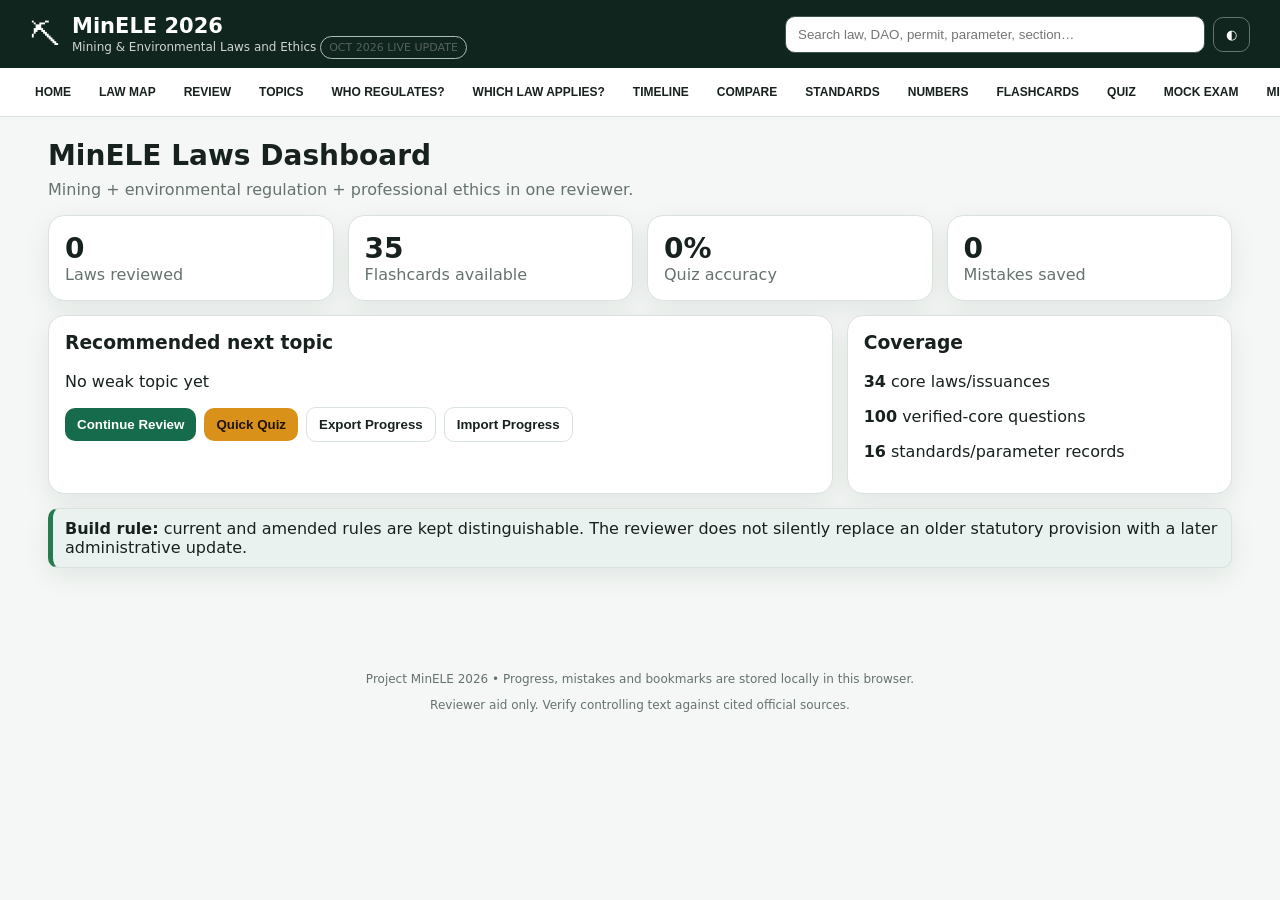
<file: index.html>
<!doctype html>
<html lang="en">
<head>
<meta charset="utf-8">
<meta name="viewport" content="width=device-width, initial-scale=1">
<title>MinELE 2026 — Mining & Environmental Laws and Ethics</title>
<style>

:root{
  --bg:#f4f7f5;--card:#fff;--text:#17211d;--muted:#66736d;--line:#d9e2de;
  --accent:#176b4d;--accent2:#d99119;--danger:#b83a32;--good:#267a50;--nav:#10251d;
  --shadow:0 8px 26px rgba(10,35,25,.08)
}
[data-theme="dark"]{
  --bg:#0d1512;--card:#14211b;--text:#e8f0ec;--muted:#a8b5af;--line:#2b3d35;
  --accent:#53c08f;--accent2:#efb54d;--danger:#f07870;--good:#69d29e;--nav:#08110d;
  --shadow:none
}
*{box-sizing:border-box} body{margin:0;background:var(--bg);color:var(--text);font-family:Inter,system-ui,-apple-system,Segoe UI,Arial,sans-serif}
.topbar{position:sticky;top:0;z-index:30;background:var(--nav);color:white;padding:14px clamp(14px,3vw,30px);display:flex;gap:16px;justify-content:space-between;align-items:center}
.brand{display:flex;align-items:center;gap:12px}.logo{font-size:30px}.brand h1{margin:0;font-size:21px}.brand p{margin:2px 0 0;font-size:12px;opacity:.8}
.top-actions{display:flex;gap:8px;align-items:center}.top-actions input{width:min(46vw,420px);padding:10px 12px;border-radius:10px;border:1px solid #41554c;background:#fff;color:#111}.ghost{border:1px solid #60776d;background:transparent;color:white;border-radius:10px;padding:9px 12px}
.nav{position:sticky;top:67px;z-index:20;background:var(--card);border-bottom:1px solid var(--line);display:flex;overflow-x:auto;padding:8px clamp(8px,2vw,24px);gap:6px}
.nav button{white-space:nowrap;border:0;background:transparent;color:var(--text);padding:9px 11px;border-radius:9px;font-weight:700;font-size:12px}.nav button.active,.nav button:hover{background:var(--accent);color:white}
main{max-width:1240px;margin:auto;padding:22px clamp(12px,3vw,28px) 70px}
h2{margin:0 0 8px;font-size:28px} h3{margin-top:0}.subtitle{color:var(--muted);margin-top:0}
.grid{display:grid;grid-template-columns:repeat(12,1fr);gap:14px}.card{background:var(--card);border:1px solid var(--line);border-radius:16px;padding:16px;box-shadow:var(--shadow)}
.span-3{grid-column:span 3}.span-4{grid-column:span 4}.span-6{grid-column:span 6}.span-8{grid-column:span 8}.span-12{grid-column:span 12}
.stat strong{font-size:28px;display:block}.stat span,.muted{color:var(--muted)}.pill{display:inline-block;border:1px solid var(--line);border-radius:999px;padding:4px 8px;margin:2px;font-size:11px}
.y-red{background:#fee7e5;color:#8d211c}.y-orange{background:#fff0d7;color:#8c5b09}.y-yellow{background:#fff8cf;color:#766400}
[data-theme="dark"] .y-red,[data-theme="dark"] .y-orange,[data-theme="dark"] .y-yellow{background:#24312b;color:var(--text)}
.btn{border:0;border-radius:10px;padding:9px 12px;background:var(--accent);color:white;font-weight:700;cursor:pointer}.btn.alt{background:var(--accent2);color:#1d1608}.btn.light{background:transparent;border:1px solid var(--line);color:var(--text)}.btn.danger{background:var(--danger)}
.row{display:flex;gap:8px;flex-wrap:wrap;align-items:center}.split{display:flex;justify-content:space-between;gap:12px;align-items:center}
.law-list,.timeline{display:grid;gap:10px}.law-item{cursor:pointer}.law-item:hover{border-color:var(--accent)}
details{border:1px solid var(--line);border-radius:12px;padding:10px 12px;margin:8px 0;background:var(--card)}summary{cursor:pointer;font-weight:800}
table{width:100%;border-collapse:collapse;font-size:13px}th,td{padding:10px;border-bottom:1px solid var(--line);vertical-align:top;text-align:left}th{position:sticky;top:112px;background:var(--card)}
.table-wrap{overflow:auto;border:1px solid var(--line);border-radius:14px}.trap{border-left:5px solid var(--danger);padding:10px 12px;background:color-mix(in srgb,var(--danger) 10%,var(--card));border-radius:10px;margin:10px 0}
.good{border-left:5px solid var(--good);padding:10px 12px;background:color-mix(in srgb,var(--good) 10%,var(--card));border-radius:10px}
.flash{min-height:220px;display:flex;flex-direction:column;justify-content:center;text-align:center}.flash .front{font-size:22px;font-weight:800}.flash .back{font-size:16px;color:var(--muted)}
.choice{display:block;width:100%;text-align:left;margin:8px 0;padding:11px 12px;border:1px solid var(--line);border-radius:10px;background:var(--card);color:var(--text);cursor:pointer}.choice.selected{outline:2px solid var(--accent)}.choice.correct{border-color:var(--good);background:color-mix(in srgb,var(--good) 10%,var(--card))}.choice.wrong{border-color:var(--danger);background:color-mix(in srgb,var(--danger) 10%,var(--card))}
.progress{height:9px;background:var(--line);border-radius:999px;overflow:hidden}.progress>span{display:block;height:100%;background:var(--accent)}
.search-results{position:fixed;z-index:80;top:67px;right:16px;width:min(620px,calc(100vw - 32px));max-height:70vh;overflow:auto;background:var(--card);border:1px solid var(--line);border-radius:14px;box-shadow:0 18px 60px rgba(0,0,0,.25);padding:10px}.search-results.hidden{display:none}.search-hit{padding:10px;border-bottom:1px solid var(--line);cursor:pointer}.search-hit:hover{background:var(--bg)}
.source{font-size:12px;color:var(--muted);word-break:break-all}.tag{font-size:11px;font-weight:800;color:var(--accent)}.timeline-item{border-left:4px solid var(--accent);padding-left:14px}
footer{text-align:center;padding:22px;color:var(--muted);font-size:12px}
@media(max-width:850px){.span-3,.span-4,.span-6,.span-8{grid-column:span 12}.topbar{position:relative;align-items:flex-start;flex-direction:column}.top-actions{width:100%}.top-actions input{width:100%}.nav{top:0}.table-wrap{font-size:12px}th{top:49px}}

.version-badge{font-size:11px;border:1px solid var(--line);padding:4px 8px;border-radius:999px;color:var(--muted)}

select{padding:9px 10px;border:1px solid var(--line);border-radius:9px;background:var(--card);color:var(--text)}
details .card{box-shadow:none;margin:8px 0}

</style>
</head>
<body>
<header class="topbar">
  <div class="brand">
    <div class="logo">⛏</div>
    <div><h1>MinELE 2026</h1><p>Mining & Environmental Laws and Ethics <span class="version-badge">OCT 2026 LIVE UPDATE</span></p></div>
  </div>
  <div class="top-actions">
    <input id="globalSearch" type="search" placeholder="Search law, DAO, permit, parameter, section…">
    <button id="themeToggle" class="ghost" title="Toggle theme">◐</button>
  </div>
</header>
<nav id="nav" class="nav"></nav>
<div id="searchResults" class="search-results hidden"></div>
<main id="app"></main>
<footer>
  <p>Project MinELE 2026 • Progress, mistakes and bookmarks are stored locally in this browser.</p>
  <p class="muted">Reviewer aid only. Verify controlling text against cited official sources.</p>
</footer>
<script>

const DB = {
  laws: [
    {id:"const",type:"Constitution",number:"1987 Constitution, Art. XII Sec. 2",title:"National Economy and Patrimony — Natural Resources",year:1987,status:"Operative",yield:"red",topics:["State ownership","60% rule","FTAA"],summary:"Natural resources are owned by the State. Exploration, development and utilization are under full State control and supervision, subject to constitutionally allowed modes.",key:["State ownership of minerals","Co-production, joint venture or production-sharing with qualified Filipino citizens/corporations","Large-scale foreign participation through agreements involving technical or financial assistance under constitutional conditions"],numbers:["At least 60% Filipino capital for corporations participating under the constitutional modes"],related:["EO 279","RA 7942"],source:"https://lawphil.net/consti/cons1987.html"},
    {id:"ca137",type:"Historical",number:"Commonwealth Act No. 137",title:"Mining Act",year:1936,status:"Historical / superseded framework",yield:"orange",topics:["Historical mining law"],summary:"An early comprehensive Philippine mining statute using the older claim/location/lease framework.",key:["Useful for historical progression","Pre-dates PD 463 and RA 7942"],numbers:[],related:["PD 463","RA 7942"],source:"https://lawphil.net/statutes/comacts/ca1936/ca_137_1936.html"},
    {id:"pd463",type:"Historical",number:"PD No. 463",title:"Mineral Resources Development Decree of 1974",year:1974,status:"Historical / materially superseded",yield:"orange",topics:["Historical mining law"],summary:"The major pre-1987 mining regime later affected by EO 279 and superseded in material respects by RA 7942.",key:["Remember its place in the timeline rather than treating it as the current governing mining act"],numbers:[],related:["EO 279","RA 7942"],source:"https://lawphil.net/statutes/presdecs/pd1974/pd_463_1974.html"},
    {id:"eo279",type:"Executive Order",number:"EO No. 279",title:"Authorizing DENR to Negotiate Mining Agreements",year:1987,status:"Operative historical bridge",yield:"red",topics:["Mineral agreements","1987 Constitution"],summary:"Implemented the post-1987 constitutional mining contract framework before RA 7942.",key:["Bridge from PD 463 regime to the 1987 Constitution framework","Recognized co-production, joint venture and production-sharing concepts"],numbers:[],related:["1987 Constitution","RA 7942"],source:"https://lawphil.net/executive/execord/eo1987/eo_279_1987.html"},
    {id:"ra7942",type:"Republic Act",number:"RA No. 7942",title:"Philippine Mining Act of 1995",year:1995,status:"Operative core statute",yield:"red",topics:["Exploration Permit","Mineral Agreements","MPSA","CA","JVA","FTAA","Quarry","Environment","Communities","Safety"],summary:"Primary statutory framework for mineral resources exploration, development, utilization and conservation in the Philippines.",key:["Exploration Permit","Mineral Agreements: MPSA, Co-Production, Joint Venture","FTAA","Quarry and sand/gravel","Mine safety and environmental protection","Government share, taxes, conflicts and penalties"],numbers:["EP: 2-year period subject to annual review and relinquishment/renewal","Mineral agreement: up to 25 years + one renewal up to 25 years"],related:["DAO 2010-21","EO 79","RA 7076"],source:"https://lawphil.net/statutes/repacts/ra1995/ra_7942_1995.html"},
    {id:"dao2010",type:"DENR Administrative Order",number:"DAO 2010-21",title:"Revised Implementing Rules and Regulations of RA 7942",year:2010,status:"Core IRR; subject to later issuances/amendments",yield:"red",topics:["IRR","Permits","EPEP","AEPEP","FMRDP","MRF","SDMP"],summary:"Consolidated working rules implementing the Mining Act. Use with later issuances that modify specific portions.",key:["Operational rules for mineral tenements and environmental/social obligations","Critical source for application requirements and procedures"],numbers:[],related:["RA 7942","EO 79","DAO 2015-02"],source:"https://mgb.gov.ph/images/stories/CDAO-Final.pdf"},
    {id:"eo79",type:"Executive Order",number:"EO No. 79",title:"Institutionalizing and Implementing Reforms in the Philippine Mining Sector",year:2012,status:"Operative policy/reform issuance",yield:"red",topics:["Closed areas","Small-scale mining","FPIC","LGU"],summary:"Introduced reforms for responsible mining, environmental safeguards, small-scale mining and local/national coordination.",key:["Small-scale mining only within declared Minahang Bayan","Mercury use in small-scale mining strictly prohibited","Local ordinances should be consistent with national law"],numbers:["P/CMRBs to be operationalized within 3 months where absent"],related:["RA 7942","RA 7076","RA 8371"],source:"https://lawphil.net/executive/execord/eo2012/eo_79_2012.html"},
    {id:"ra7076",type:"Republic Act",number:"RA No. 7076",title:"People's Small-Scale Mining Act of 1991",year:1991,status:"Operative",yield:"red",topics:["Small-scale mining","Minahang Bayan","P/CMRB"],summary:"Creates the People's Small-Scale Mining Program and a separate statutory regime for small-scale mining.",key:["RA 7942 Sec. 42 expressly leaves small-scale mining under RA 7076 and other pertinent laws","Use with revised IRR and EO 79 reforms"],numbers:[],related:["DAO 2015-03","EO 79","RA 7942 Sec. 42"],source:"https://lawphil.net/statutes/repacts/ra1991/ra_7076_1991.html"},
    {id:"dao2000",type:"DENR Administrative Order",number:"DAO 2000-98",title:"Mine Safety and Health Standards",year:2000,status:"Operative core safety standard",yield:"red",topics:["Mine safety","Health","Exploration","Quarrying","Mineral processing"],summary:"Mine safety and health standards governing employers, employees, contractors, permittees and related entities in exploration, mining, quarrying and mineral processing.",key:["Safety culture","Monitoring and inspections","Training and human resource development","Applies broadly beyond underground mining"],numbers:[],related:["RA 7942"],source:"https://mgb.gov.ph/images/stories/DAO_2000-98.pdf"},
    {id:"pd1586",type:"Presidential Decree",number:"PD No. 1586",title:"Philippine Environmental Impact Statement System",year:1978,status:"Operative framework",yield:"red",topics:["EIA","EIS","ECC","ECP","ECA"],summary:"Establishes the Philippine EIS System for environmentally critical projects and projects in environmentally critical areas.",key:["EIA is a process","EIS is a document/study product","ECC is a regulatory decision/commitment document"],numbers:[],related:["DAO 2003-30","DAO 2015-02"],source:"https://lawphil.net/statutes/presdecs/pd1978/pd_1586_1978.html"},
    {id:"ra9275",type:"Republic Act",number:"RA No. 9275",title:"Philippine Clean Water Act of 2004",year:2004,status:"Operative",yield:"red",topics:["Water quality","Wastewater","Discharge"],summary:"Comprehensive water quality management law relevant to mine drainage, process water and wastewater discharge.",key:["Use with DAO 2005-10, DAO 2016-08 and selected updates in DAO 2021-19"],numbers:[],related:["DAO 2005-10","DAO 2016-08","DAO 2021-19"],source:"https://lawphil.net/statutes/repacts/ra2004/ra_9275_2004.html"},
    {id:"ra8749",type:"Republic Act",number:"RA No. 8749",title:"Philippine Clean Air Act of 1999",year:1999,status:"Operative",yield:"orange",topics:["Air quality","Emissions","Dust"],summary:"National air pollution prevention and control framework relevant to mine dust, generators, crushers and processing facilities.",key:["Distinguish ambient air quality from emission standards for sources"],numbers:[],related:["DAO 2000-81"],source:"https://lawphil.net/statutes/repacts/ra1999/ra_8749_1999.html"},
    {id:"ra6969",type:"Republic Act",number:"RA No. 6969",title:"Toxic Substances and Hazardous and Nuclear Wastes Control Act of 1990",year:1990,status:"Operative",yield:"orange",topics:["Hazardous waste","Chemicals","Cyanide","Mercury"],summary:"Controls toxic substances and hazardous/nuclear wastes; highly relevant to chemical use and waste management in mineral processing.",key:["Use with implementing and later hazardous-waste procedures and chemical control orders"],numbers:[],related:["DAO 1992-29","DAO 2013-22"],source:"https://lawphil.net/statutes/repacts/ra1990/ra_6969_1990.html"},
    {id:"ra9003",type:"Republic Act",number:"RA No. 9003",title:"Ecological Solid Waste Management Act of 2000",year:2001,status:"Operative; later amended in part",yield:"orange",topics:["Solid waste"],summary:"Framework for ecological solid waste management relevant to camps, offices, communities and mine-support facilities.",key:["Keep solid waste distinct from hazardous waste under RA 6969"],numbers:[],related:["DAO 2001-34"],source:"https://lawphil.net/statutes/repacts/ra2001/ra_9003_2001.html"},
    {id:"ra8371",type:"Republic Act",number:"RA No. 8371",title:"Indigenous Peoples' Rights Act of 1997",year:1997,status:"Operative",yield:"red",topics:["FPIC","Ancestral domain","NCIP"],summary:"Recognizes rights of Indigenous Cultural Communities/Indigenous Peoples, including ancestral domains and FPIC-related protections.",key:["Critical for mining projects overlapping or affecting ancestral domains","Do not reduce FPIC to a simple permit checkbox"],numbers:[],related:["EO 79","RA 7942"],source:"https://lawphil.net/statutes/repacts/ra1997/ra_8371_1997.html"},
    {id:"ra11038",type:"Republic Act",number:"RA No. 11038",title:"Expanded National Integrated Protected Areas System Act of 2018",year:2018,status:"Operative; amends RA 7586",yield:"red",topics:["Protected areas","Closed areas"],summary:"Expands and strengthens NIPAS. Important when determining whether mining-related activities may occur in protected areas.",key:["Study together with RA 7586, RA 7942 closed areas and EO 79"],numbers:[],related:["RA 7586","RA 7942","EO 79"],source:"https://lawphil.net/statutes/repacts/ra2018/ra_11038_2018.html"},
    {id:"ra9147",type:"Republic Act",number:"RA No. 9147",title:"Wildlife Resources Conservation and Protection Act",year:2001,status:"Operative",yield:"yellow",topics:["Wildlife","Biodiversity"],summary:"Protects wildlife resources and habitats; can affect exploration, access and development activities.",key:["Relevant where project activities affect wildlife/habitat or regulated collection"],numbers:[],related:["PD 1586","RA 11038"],source:"https://lawphil.net/statutes/repacts/ra2001/ra_9147_2001.html"},
    {id:"ra7160",type:"Republic Act",number:"RA No. 7160",title:"Local Government Code of 1991",year:1991,status:"Operative",yield:"orange",topics:["LGU","Quarry","Local powers"],summary:"Local government powers intersect with quarry resources, permits, local regulation and shares in national wealth.",key:["Board trap: DENR/MGB authority is not identical to provincial/city/municipal authority"],numbers:[],related:["RA 7942","EO 79"],source:"https://lawphil.net/statutes/repacts/ra1991/ra_7160_1991.html"},
    {id:"prcethics",type:"PRC / Professional Ethics",number:"Code of Ethics for Mining Engineers",title:"PRC Board of Mining Engineering Code of Ethics",year:1986,status:"Adopted professional ethical code",yield:"red",topics:["Ethics","State","Community","Employer","Employees","Colleagues"],summary:"Professional ethical code adopted by the Board of Mining Engineering under RA 4274 and the then-PRC framework.",key:["Article I — Declaration of Principles","Article II — Responsibilities to the State","Article III — Responsibilities to the Community","Article IV — Responsibilities to Employer and Clients","Article V — Responsibilities to Employees","Article VI — Responsibilities to Colleagues","Article VII — Essence of the Mining Engineer's Duties","Public safety and welfare come first in community responsibility","Professional opinions must rest on supporting facts and competent analysis","Avoid conflicting and adverse professional interests","Government-service mining engineers must not use office for private profit","Acknowledge colleagues' work and avoid plagiarism"],numbers:[],related:["RA 4274","PRC Board of Mining Engineering"],source:"https://www.prc.gov.ph/sites/default/files/Board%20of%20Mining%20Engineering%20-%20Code%20of%20Ethics_0.pdf"},

    {id:"ra9729",type:"Republic Act",number:"RA No. 9729",title:"Climate Change Act of 2009",year:2009,status:"Operative; climate-governance framework",yield:"yellow",topics:["Climate Change","Climate Risk","Resilience"],summary:"Mainstreams climate change into government policy and creates the Climate Change Commission. For mining, it is a supporting framework for climate-risk management, resilience, adaptation and environmental planning.",key:["Climate change must be mainstreamed in government policy and planning","Applies the precautionary principle and climate-risk management concepts","Relevant to mine design, rehabilitation, water management, disaster resilience and closure planning"],numbers:[],related:["PD 1586","RA 7942","DRRM framework"],source:"https://lawphil.net/statutes/repacts/ra2009/ra_9729_2009.html"},
    {id:"eo130",type:"Executive Order",number:"EO No. 130, s. 2021",title:"Amending Section 4 of EO 79, s. 2012",year:2021,status:"Operative; modifies EO 79 policy",yield:"red",topics:["Executive Mining Policy","Mineral Agreements","Responsible Mining"],summary:"Lifted the EO 79 prohibition on new mineral agreements and directed stronger implementation of environmental safeguards and responsible-mining policies.",key:["New mineral agreements may again be entered into subject to existing laws, rules and policies","Does not repeal RA 7942","Must be read together with EO 79 rather than as an unrelated policy"],numbers:[],related:["EO 79","RA 7942","RA 12253"],source:"https://lawphil.net/executive/execord/eo2021/eo_130_2021.html"},
    {id:"ra12253",type:"Republic Act",number:"RA No. 12253",title:"Enhanced Fiscal Regime for Large-Scale Metallic Mining Act",year:2025,status:"Operative current fiscal law for large-scale metallic mining",yield:"red",topics:["Fiscal Regime","Royalty","Windfall Profits Tax","Ring-Fencing","Transparency"],summary:"Establishes the enhanced fiscal regime for all large-scale metallic mining operations and amends the National Internal Revenue Code.",key:["Applies to large-scale metallic mining operations","Royalty uses margin-based rates, with different treatment inside and outside mineral reservations","Introduces a windfall profits tax based on mining margin","Ring-fences each mineral agreement or FTAA for tax reporting","BIR and BOC receive audit/monitoring authority over mineral sales and exports","Institutionalizes transparency and accountability for extractive-industry data","Existing agreements are subject to the Act's vested-rights rule"],numbers:["Related-party debt-to-equity ceiling for interest rule: 2:1","Royalty margin rates: 1% to 5%","Windfall profits tax: 1% to 10% depending on margin","LGU share: 40% of specified national-government collections from national wealth","IRR period: 90 days from effectivity","Transition to fiscal regime: 150 days from effectivity"],related:["RA 7942","NIRC","EO 79","EO 130"],source:"https://lawphil.net/statutes/repacts/ra2025/ra_12253_2025.html"},
    {id:"eo122_2026",type:"Executive Order",number:"EO No. 122, s. 2026",title:"National Policy Framework for Developing the Critical Minerals Industry",year:2026,status:"Current executive mining policy",yield:"red",topics:["Critical Minerals","Downstream Processing","MICC","Investment","Permitting"],summary:"Establishes a national policy framework for responsible development of the critical minerals industry and reorganizes the Mining Industry Coordinating Council.",key:["Promotes domestic value-added processing and downstream industries","Supports refining, advanced materials, batteries, electronics and renewable-energy value chains","Calls for streamlined government processes and responsible/sustainable mining","Strengthens inter-agency coordination through the reorganized MICC","Supports the 'Use It or Lose It' policy for critical-mineral tenements","Critical-mineral policy does not replace the Mining Act permitting and environmental frameworks"],numbers:[],related:["RA 7942","EO 79","EO 130","RA 12253"],source:"https://lawphil.net/executive/execord/eo2026/eo2026.html"},
    {id:"dao2015_03",type:"DENR Administrative Order",number:"DAO 2015-03",title:"Revised Implementing Rules and Regulations of RA 7076",year:2015,status:"Operative revised small-scale mining IRR",yield:"red",topics:["Small-Scale Mining","Minahang Bayan","P/CMRB"],summary:"Revised implementing rules for the People's Small-Scale Mining Act, aligned with EO 79 reforms.",key:["Small-scale mining contracts are issued through the Provincial/City Mining Regulatory Board framework","Minahang Bayan is central to legal small-scale mining","Mercury prohibition and environmental requirements must be observed","Use with RA 7076 and EO 79"],numbers:[],related:["RA 7076","EO 79"],source:"https://region2.mgb.gov.ph/denr-issues-revised-irr-of-small-scale-mining-act/"},
    {id:"dao2003_30",type:"DENR Administrative Order",number:"DAO 2003-30",title:"Implementing Rules and Regulations for the Philippine EIS System",year:2003,status:"Operative PEISS procedural framework with later issuances",yield:"red",topics:["EIA","EIS","ECC","CNC"],summary:"Core PEISS implementing issuance used for project coverage, EIA processing and ECC/CNC procedures, together with the revised procedural manual and later issuances.",key:["EIA is integrated into project planning and decision-making","DENR/EMB administers the PEISS","Mining projects must also be read with DAO 2015-02"],numbers:[],related:["PD 1586","DAO 2015-02"],source:"https://eia.emb.gov.ph/?page_id=392"},
    {id:"dao2015_02",type:"DENR Administrative Order",number:"DAO 2015-02",title:"Harmonization of the Implementation of the PEISS and the Philippine Mining Act of 1995 in Relation to Mining Projects",year:2015,status:"Operative mining–PEISS harmonization issuance",yield:"red",topics:["Mining EIA","ECC","MMT","MRFC","Monitoring"],summary:"Harmonizes environmental assessment and monitoring under PD 1586/PEISS with Mining Act environmental management for mining projects.",key:["Coordinates roles of MGB and EMB","Important to MMT/MRFC and mining environmental monitoring","Prevents treating ECC compliance and Mining Act environmental programs as separate universes"],numbers:[],related:["PD 1586","DAO 2003-30","RA 7942","DAO 2010-21"],source:"https://eia.emb.gov.ph/?page_id=392"},
    {id:"dao2000_81",type:"DENR Administrative Order",number:"DAO 2000-81",title:"Implementing Rules and Regulations of RA 8749",year:2000,status:"Operative Clean Air IRR; affected by later air-quality issuances",yield:"orange",topics:["Air Pollution","Ambient Air","Stationary Sources","Permits"],summary:"Principal implementing rules of the Philippine Clean Air Act.",key:["Distinguish ambient air quality from source emission limits","Stationary-source permitting and compliance are key mine-site applications","Read with later amendments/clarifications such as DAO 2004-26 and PM2.5 guidance"],numbers:[],related:["RA 8749","DAO 2004-26","DAO 2013-13"],source:"https://air.emb.gov.ph/laws-policies-for-air-quality-management/"},
    {id:"dao2005_10",type:"DENR Administrative Order",number:"DAO 2005-10",title:"Implementing Rules and Regulations of the Philippine Clean Water Act of 2004",year:2005,status:"Operative Clean Water IRR",yield:"red",topics:["Water Pollution","Discharge","WQMA"],summary:"Implements RA 9275 and provides the institutional and permitting framework for water pollution control.",key:["Relevant to mine drainage and process-water discharge","Use with the current WQG/GES issuances","Water-quality management and discharge compliance are separate from Mining Act tenement rights"],numbers:[],related:["RA 9275","DAO 2016-08","DAO 2021-19"],source:"https://water.emb.gov.ph/wp-content/uploads/2016/07/DAO-2005-10-pdf.pdf"},
    {id:"dao2016_08",type:"DENR Administrative Order",number:"DAO 2016-08",title:"Water Quality Guidelines and General Effluent Standards of 2016",year:2016,status:"Operative base WQG/GES framework; selected parameters updated",yield:"red",topics:["Water Quality","Effluent","Classification"],summary:"Provides water-body classifications, Water Quality Guidelines and General Effluent Standards.",key:["WQG applies to receiving water; GES applies to effluent/discharge","Freshwater and marine classifications affect applicable standards","Selected parameters were later updated by DAO 2021-19"],numbers:[],related:["RA 9275","DAO 2005-10","DAO 2021-19"],source:"https://r11.emb.gov.ph/water-quality-management/"},
    {id:"dao2021_19",type:"DENR Administrative Order",number:"DAO 2021-19",title:"Updated Water Quality Guidelines and General Effluent Standards for Selected Parameters",year:2021,status:"Operative selected update to DAO 2016-08",yield:"red",topics:["Water Quality","Effluent","Ammonia","Boron","Copper","Fecal Coliform","Phosphate","Sulfate"],summary:"Updates selected WQG/GES parameters and certain related provisions without replacing the entire 2016 framework.",key:["Selected parameters include ammonia, boron, copper, fecal coliform, phosphate as phosphorus and sulfate","Also addresses strong wastewater BOD and Significant Effluent Quality Parameter provisions","Always check whether a parameter was updated before using an older value"],numbers:[],related:["DAO 2016-08","RA 9275"],source:"https://water.emb.gov.ph/wp-content/uploads/2022/09/DAO-2021-19_1627862906.pdf"},
    {id:"dao2013_22",type:"DENR Administrative Order",number:"DAO 2013-22",title:"Revised Procedures and Standards for the Management of Hazardous Wastes",year:2013,status:"Operative hazardous-waste procedural framework",yield:"orange",topics:["Hazardous Waste","Manifest","TSD","Storage","Labeling"],summary:"Revises procedures and standards for hazardous-waste classification, storage, labeling, transport, manifest and treatment/storage/disposal facilities.",key:["Hazardous waste must be distinguished from ordinary RA 9003 solid waste","Manifest/transport/TSD controls follow a cradle-to-treatment/disposal tracking concept","Mine tailings are not automatically treated as ordinary industrial solid waste"],numbers:["Hazardous-waste label: minimum 20 cm × 30 cm or readable at 5 m","Placard: minimum 10 cm × 10 cm for vessels/containers/tanks or readable at 5 m"],related:["RA 6969","DAO 1992-29"],source:"https://ncr.emb.gov.ph/frequently-ask-question-faq/"},
    {id:"dao2018_19",type:"DENR Administrative Order",number:"DAO 2018-19",title:"Guidelines for Additional Environmental Measures for Operating Surface Metallic Mines",year:2018,status:"Operative mining environmental measure",yield:"orange",topics:["Surface Mining","Environmental Measures","EPEP"],summary:"Provides additional environmental measures for operating surface metallic mines and is cited by MGB's EPEP implementation guidance.",key:["Relevant to surface metallic mine environmental management","Works with RA 7942 and DAO 2010-21 rather than replacing them"],numbers:[],related:["RA 7942","DAO 2010-21","EPEP"],source:"https://www.mgb.gov.ph/attachments/article/990/SHES%20Manual_May%202021.pdf"},
    {id:"dao2021_40",type:"DENR Administrative Order",number:"DAO 2021-40",title:"Lifting the Ban on the Open-Pit Method of Mining for Copper, Gold, Silver and Complex Ores and Providing Enhanced Parameters and Criteria for Surface Mining Methods",year:2021,status:"Operative; lifted DAO 2017-10 open-pit ban",yield:"orange",topics:["Open Pit","Surface Mining","Environmental Criteria"],summary:"Lifts the prior ban on the open-pit method for specified metallic ores while imposing additional enhanced parameters and criteria for surface mining.",key:["Do not answer that open-pit mining for copper/gold/silver/complex ores remains categorically banned","Surface mining remains subject to Mining Act, environmental, safety and enhanced criteria"],numbers:[],related:["DAO 2017-10","RA 7942","DAO 2010-21"],source:"https://apidb.denr.gov.ph/infores/uploads/DAO-2021-40.pdf"},
    {id:"ra4274",type:"Republic Act",number:"RA No. 4274",title:"Mining Engineering Law of the Philippines",year:1965,status:"Operative professional-law foundation; amended in part",yield:"red",topics:["Professional ethics","Practice","Foremen","Personnel"],summary:"Regulates the practice of mining engineering and registration of mining engineers and mine/quarry foremen.",key:["Defines practice of mining engineering","Prohibits unregistered practice unless exempt","Sets required registered personnel for mines/quarries"],numbers:["25–50 persons: registered foreman required","Over 50–100 persons: one registered mining engineer + one registered foreman","25–75 persons per shift: one registered foreman per shift + one registered mining engineer for entire operation","Over 75 persons per shift: one registered foreman + one registered mining engineer per shift"],related:["RA 5677","PRC Code of Ethics"],source:"https://lawphil.net/statutes/repacts/ra1965/ra_4274_1965.html"}
  ],

  standards:[
    {area:"Fiscal Regime",parameter:"Related-party debt-to-equity rule",standard:"Interest on related-party debt above a quarterly 2:1 debt-to-equity ratio is disallowed under the metallic-mining interest rule",unit:"ratio",basis:"RA 12253",status:"Current large-scale metallic mining fiscal rule",trap:"This is a tax/fiscal limitation, not a Mining Act tenement area limit."},
    {area:"Fiscal Regime",parameter:"Royalty — large-scale metallic mining",standard:"Margin-based royalty schedule; separate treatment applies to operations within and outside mineral reservations",unit:"% of income / minimum gross-output rule",basis:"RA 12253",status:"Current",trap:"Do not assume a single flat royalty rate applies to every large-scale metallic mine."},
    {area:"Fiscal Regime",parameter:"Windfall profits tax",standard:"Additional tax begins at the statutory mining-margin threshold and rises by bracket",unit:"%",basis:"RA 12253",status:"Current",trap:"Royalty and windfall profits tax are distinct impositions."},
    {area:"Hazardous Waste",parameter:"Hazardous-waste label",standard:"Minimum 20 cm × 30 cm, or readable from 5 m; yellow background with black letters",unit:"cm / m",basis:"DAO 2013-22",status:"Current procedural standard",trap:"Label requirement is different from the placard requirement."},
    {area:"Hazardous Waste",parameter:"Hazardous-waste placard",standard:"Minimum 10 cm × 10 cm for vessels, containers and tanks, or readable from 5 m",unit:"cm / m",basis:"DAO 2013-22",status:"Current procedural standard",trap:"Placard size is smaller than the basic hazardous-waste label size."},
    {area:"Water",parameter:"Water Quality Guideline (WQG)",standard:"Receiving-water criterion",unit:"—",basis:"RA 9275 / DAO 2016-08",status:"Current framework; selected parameters later updated",trap:"WQG is not the same as an effluent limit."},
    {area:"Water",parameter:"General Effluent Standard (GES)",standard:"Discharge criterion based on applicable receiving-water class",unit:"—",basis:"DAO 2016-08",status:"Selected parameters updated by DAO 2021-19",trap:"Ask first: receiving-water class and whether the question is ambient water or discharge."},
    {area:"Water",parameter:"Selected updated parameters",standard:"Ammonia, boron, total copper, fecal coliform, phosphate as P, sulfate and related provisions",unit:"varies",basis:"DAO 2021-19",status:"Updates selected portions of DAO 2016-08",trap:"Do not assume DAO 2021-19 replaced the entire 2016 table."},
    {area:"Air",parameter:"Ambient Air Quality",standard:"Ambient guideline values",unit:"varies",basis:"RA 8749 / DAO 2000-81",status:"Use with later amendments",trap:"Ambient air quality ≠ source emission limit."},
    {area:"Air",parameter:"Stationary Source Emissions",standard:"Emission standards / permit-related requirements",unit:"varies",basis:"RA 8749 / DAO 2000-81",status:"Use with later amendments",trap:"Crusher/generator/source compliance differs from ambient monitoring."},
    {area:"Hazardous Waste",parameter:"Hazardous waste management",standard:"Classification, storage, labeling, transport, manifest and TSD requirements",unit:"varies",basis:"RA 6969 / DAO 2013-22",status:"Later procedural framework",trap:"Hazardous waste is not governed by RA 9003 alone."},
    {area:"Mine Safety",parameter:"Scope",standard:"Exploration, mining, quarrying, mineral processing and allied operations",unit:"—",basis:"DAO 2000-98",status:"Core mine safety standard",trap:"Not an underground-mine-only order."},
    {area:"Professional",parameter:"Personnel — 25 to 50 persons",standard:"Registered foreman required",unit:"persons",basis:"RA 4274 Sec. 25",status:"Statutory",trap:"Do not automatically require a mining engineer at this first threshold."},
    {area:"Professional",parameter:"Personnel — over 50 to 100 persons",standard:"1 registered mining engineer + 1 registered foreman",unit:"persons",basis:"RA 4274 Sec. 25",status:"Statutory",trap:"Two different registered roles are required."},
    {area:"Professional",parameter:"Personnel — 25 to 75 persons per shift",standard:"1 registered foreman per shift + 1 registered mining engineer for entire operation",unit:"persons/shift",basis:"RA 4274 Sec. 25",status:"Statutory",trap:"Engineer is for entire operation; foreman is per shift."},
    {area:"Professional",parameter:"Personnel — over 75 persons per shift",standard:"1 registered foreman + 1 registered mining engineer for each shift",unit:"persons/shift",basis:"RA 4274 Sec. 25",status:"Statutory",trap:"Both roles become per-shift."}
  ],

  numbers:[
    {cat:"RATIOS",value:"2:1",meaning:"Related-party debt-to-equity ceiling used by RA 12253 for the metallic-mining interest limitation",law:"RA 12253",clue:"Thin-cap rule = 2 debt : 1 equity"},
    {cat:"DAYS",value:"60 days",meaning:"Royalty return/payment period after the end of the calendar quarter for applicable metallic mineral removals",law:"RA 12253",clue:"Royalty quarterly return = 60 days"},
    {cat:"DAYS",value:"90 days",meaning:"Period directed for issuance of RA 12253 implementing rules from effectivity",law:"RA 12253",clue:"Fiscal IRR = 90"},
    {cat:"DAYS",value:"150 days",meaning:"Transition period after effectivity before large-scale metallic contractors/operators become immediately subject to the new fiscal regime",law:"RA 12253",clue:"Fiscal transition = 150"},
    {cat:"PERCENTAGES",value:"40%",meaning:"LGU share of specified national-government collections from development/utilization of national wealth under the amended NIRC rule",law:"RA 12253",clue:"LGU national wealth share = 40%"},
    {cat:"PERCENTAGES",value:"1%–5%",meaning:"Royalty margin-rate brackets for large-scale metallic mining within the statutory schedule",law:"RA 12253",clue:"Royalty ladder tops at 5%"},
    {cat:"PERCENTAGES",value:"1%–10%",meaning:"Windfall profits tax brackets under the enhanced fiscal regime",law:"RA 12253",clue:"Windfall ladder tops at 10%"},
    {cat:"DISTANCES",value:"5 m",meaning:"Readability distance used for hazardous-waste labels/placards under DAO 2013-22",law:"DAO 2013-22",clue:"Haz-waste markings readable at 5 m"},
    {cat:"YEARS",value:"2 years",meaning:"Initial Exploration Permit period",law:"RA 7942 Sec. 21",clue:"Explore = 2"},
    {cat:"YEARS",value:"25 years",meaning:"Maximum initial term of a Mineral Agreement",law:"RA 7942 Sec. 32",clue:"MA = quarter century"},
    {cat:"YEARS",value:"+25 years",meaning:"Maximum single renewal term of a Mineral Agreement",law:"RA 7942 Sec. 32",clue:"25 + 25"},
    {cat:"DAYS",value:"30 working days",meaning:"Secretary action period before certain mineral-agreement assignment/transfer is deemed automatically approved, subject to statutory exception",law:"RA 7942 Sec. 30",clue:"Transfer → 30 working"},
    {cat:"DAYS",value:"30 days",meaning:"Secretary decision period on withdrawal from mineral agreement",law:"RA 7942 Sec. 31",clue:"Withdrawal → 30"},
    {cat:"AREAS",value:"20 blocks",meaning:"Individual — max onshore EP area in any one province",law:"RA 7942 Sec. 22",clue:"Individual province = 20"},
    {cat:"AREAS",value:"200 blocks",meaning:"Partnership/corporation/cooperative/association — max onshore EP area in any one province",law:"RA 7942 Sec. 22",clue:"Entity province = 200"},
    {cat:"AREAS",value:"40 blocks",meaning:"Individual — max onshore EP area in entire Philippines",law:"RA 7942 Sec. 22",clue:"Individual national = 40"},
    {cat:"AREAS",value:"400 blocks",meaning:"Entity — max onshore EP area in entire Philippines",law:"RA 7942 Sec. 22",clue:"Entity national = 400"},
    {cat:"AREAS",value:"100 blocks",meaning:"Individual — offshore EP maximum",law:"RA 7942 Sec. 22",clue:"Offshore individual = 100"},
    {cat:"AREAS",value:"1,000 blocks",meaning:"Entity — offshore EP maximum",law:"RA 7942 Sec. 22",clue:"Offshore entity = 1000"},
    {cat:"DISTANCES",value:"Beyond 500 m",meaning:"Offshore EP reference distance from mean low tide level",law:"RA 7942 Sec. 22",clue:"Offshore starts beyond 500 m"},
    {cat:"WORKER THRESHOLDS",value:"25–50",meaning:"Registered foreman required",law:"RA 4274 Sec. 25",clue:"First threshold = foreman"},
    {cat:"WORKER THRESHOLDS",value:">50–100",meaning:"1 registered mining engineer + 1 registered foreman",law:"RA 4274 Sec. 25",clue:"Past 50 = engineer + foreman"},
    {cat:"WORKER THRESHOLDS",value:"25–75 / shift",meaning:"Foreman per shift + one mining engineer for entire operation",law:"RA 4274 Sec. 25",clue:"75 shift: foreman shifts, engineer operation"},
    {cat:"WORKER THRESHOLDS",value:">75 / shift",meaning:"Mining engineer + foreman for each shift",law:"RA 4274 Sec. 25",clue:"Above 75 = both per shift"},
    {cat:"MONTHS",value:"3 months",meaning:"EO 79 target to operationalize P/CMRBs where absent",law:"EO 79 Sec. 11(c)",clue:"P/CMRB = 3"},
    {cat:"AREAS",value:"10 blocks",meaning:"Individual — max Mineral Agreement area onshore in any one province",law:"RA 7942 Sec. 28",clue:"MA individual/province = 10"},
    {cat:"AREAS",value:"100 blocks",meaning:"Entity — max Mineral Agreement area onshore in any one province",law:"RA 7942 Sec. 28",clue:"MA entity/province = 100"},
    {cat:"AREAS",value:"20 blocks",meaning:"Individual — max Mineral Agreement area onshore nationwide",law:"RA 7942 Sec. 28",clue:"MA individual/national = 20"},
    {cat:"AREAS",value:"200 blocks",meaning:"Entity — max Mineral Agreement area onshore nationwide",law:"RA 7942 Sec. 28",clue:"MA entity/national = 200"},
    {cat:"AREAS",value:"50 blocks",meaning:"Individual — max Mineral Agreement offshore area",law:"RA 7942 Sec. 28",clue:"MA offshore individual = 50"},
    {cat:"AREAS",value:"500 blocks",meaning:"Entity — max Mineral Agreement offshore area",law:"RA 7942 Sec. 28",clue:"MA offshore entity = 500"},
    {cat:"AREAS",value:"1,000 blocks",meaning:"Maximum FTAA contract area onshore",law:"RA 7942 Sec. 34",clue:"FTAA onshore = 1000"},
    {cat:"AREAS",value:"4,000 blocks",meaning:"Maximum FTAA contract area offshore",law:"RA 7942 Sec. 34",clue:"FTAA offshore = 4000"},
    {cat:"AREAS",value:"5 hectares",meaning:"Maximum Quarry Permit area",law:"RA 7942 Sec. 43",clue:"Quarry = 5 ha"},
    {cat:"YEARS",value:"5 years",meaning:"Quarry Permit term",law:"RA 7942 Sec. 43",clue:"Quarry term = 5"},
    {cat:"YEARS",value:"25 years total",meaning:"Maximum total Quarry Permit term including like-period renewals",law:"RA 7942 Sec. 43",clue:"Quarry caps at 25"},
    {cat:"AREAS",value:"≤5 hectares",meaning:"Commercial Sand and Gravel Permit area",law:"RA 7942 Sec. 46",clue:"Commercial S&G = natural state, ≤5 ha"},
    {cat:"AREAS",value:">5 hectares",meaning:"Industrial Sand and Gravel Permit area",law:"RA 7942 Sec. 47",clue:"Industrial S&G = mechanical processing, >5 ha"},
    {cat:"YEARS",value:"5 years",meaning:"Industrial Sand and Gravel Permit term",law:"RA 7942 Sec. 47",clue:"ISAG term = 5"},
    {cat:"AREAS",value:"2 hectares",meaning:"Maximum Government Gratuitous Permit area",law:"RA 7942 Sec. 49",clue:"Gov gratuitous = 2 ha"},
    {cat:"PERCENTAGES",value:"25%",meaning:"Maximum aggregate portion of a mineral reservation preferentially available for small-scale mining cooperative application, subject to existing rights",law:"RA 7942 Sec. 5",clue:"Mineral reservation SSM preference = 25%"},
    {cat:"FEES",value:"₱5/ha/year",meaning:"Statutory occupation fee for Exploration Permit",law:"RA 7942 Sec. 86",clue:"EP occupation fee = 5"},
    {cat:"FEES",value:"₱50/ha/year",meaning:"Statutory occupation fee for Mineral Agreement / FTAA",law:"RA 7942 Sec. 86",clue:"Agreement occupation fee = 50"},
    {cat:"FEES",value:"₱100/ha/year",meaning:"Statutory occupation fee for mineral reservation",law:"RA 7942 Sec. 86",clue:"Reservation occupation fee = 100"},
    {cat:"DAYS",value:"30 days",meaning:"RA 7942 effectivity after complete publication in two newspapers of general circulation",law:"RA 7942 Sec. 116",clue:"Effectivity = 30 days"}
  ],

  timeline:[
    [1936,"CA 137","Early comprehensive Mining Act; old claim/location/lease framework."],
    [1965,"RA 4274","Mining Engineering Law of the Philippines."],
    [1974,"PD 463","Mineral Resources Development Decree."],
    [1977,"PD 1151 / PD 1152","Environmental policy and environment code era."],
    [1978,"PD 1586","Philippine EIS System established."],
    [1987,"1987 Constitution + EO 279","New constitutional mineral-resource framework; EO 279 as transition/implementation bridge."],
    [1990,"RA 6969","Toxic substances and hazardous/nuclear waste control."],
    [1991,"RA 7076","People's Small-Scale Mining Act."],
    [1991,"RA 7160","Local Government Code."],
    [1995,"RA 7942","Philippine Mining Act of 1995."],
    [1997,"RA 8371","Indigenous Peoples' Rights Act."],
    [1999,"RA 8749","Clean Air Act."],
    [2000,"DAO 2000-98","Mine Safety and Health Standards."],
    [2001,"RA 9003 / RA 9147","Solid waste and wildlife protection frameworks."],
    [2004,"RA 9275","Clean Water Act."],
    [2010,"DAO 2010-21","Revised IRR of RA 7942."],
    [2012,"EO 79","Mining-sector reforms."],
    [2018,"RA 11038","Expanded NIPAS amendments."],
    [2021,"DAO 2021-19","Selected updates to water quality / effluent standards."]
  ],

  comparisons:[
    {title:"Exploration Permit vs Mineral Agreement",rows:[
      ["Purpose","Exploration / discovery / evaluation","Development and utilization under agreed mode"],
      ["RA 7942 term","2 years, subject to annual review and relinquishment/renewal","Up to 25 years + one renewal up to 25 years"],
      ["Key trap","EP is not a production agreement","Mineral Agreement is not the same as FTAA"]
    ]},
    {title:"MPSA vs Co-Production vs Joint Venture",rows:[
      ["MPSA","Government grants exclusive right to conduct mining operations; contractor shares production value with Government under the statutory scheme."],
      ["Co-Production","Government provides inputs other than mineral resource under the agreement."],
      ["Joint Venture","Government and contractor organize a joint venture company with equity participation and share in profits."]
    ]},
    {title:"EIA vs EIS vs ECC",rows:[
      ["EIA","Assessment process"],
      ["EIS","Study/document used in the EIA system for applicable projects"],
      ["ECC","Regulatory decision/document containing commitments and conditions"],
      ["Board trap","Do not call EIA the permit itself."]
    ]},
    {title:"Mining Act vs Small-Scale Mining Act",rows:[
      ["RA 7942","General mining framework; expressly leaves small-scale mining to RA 7076 and other pertinent laws."],
      ["RA 7076","People's Small-Scale Mining Program / Minahang Bayan framework."],
      ["EO 79 overlay","SSM must be within declared Minahang Bayan; mercury prohibited."]
    ]},
    {title:"WQG vs GES",rows:[
      ["WQG","Criterion for receiving water body / ambient water quality."],
      ["GES","Criterion for wastewater/effluent discharge."],
      ["Board trap","Same parameter can have different WQG and GES values."]
    ]},
    {title:"Exploration Permit vs Mineral Agreement vs FTAA",rows:[
      ["Exploration Permit","Right to conduct exploration; Bureau authority to grant; 2-year period under RA 7942 Secs. 20–21."],
      ["Mineral Agreement","MPSA / Co-Production / Joint Venture; qualified person under Secs. 26–27; up to 25 years + one renewal under Sec. 32."],
      ["FTAA","Large-scale exploration, development and utilization; directly with Government through DENR; contract-area limits in Sec. 34."],
      ["Board trap","A foreign-owned corporation may qualify for EP and FTAA under the statutory definition of qualified person, but ordinary Mineral Agreement eligibility follows the qualified-person framework."]
    ]},
    {title:"Quarry vs Commercial S&G vs Industrial S&G vs Exclusive S&G",rows:[
      ["Quarry Permit","Provincial governor; quarry resources; max 5 ha; 5-year term renewable like periods up to 25 years total."],
      ["Commercial Sand & Gravel","Provincial governor; loose/unconsolidated materials used in natural state without processing; area not over 5 ha."],
      ["Industrial Sand & Gravel","Bureau; materials requiring mechanical processing; area over 5 ha; 5-year term renewable, total max 25 years."],
      ["Exclusive Sand & Gravel","Provincial governor; public lands; own use; no commercial disposition."],
      ["Board trap","The processing requirement and area threshold distinguish Commercial from Industrial S&G."]
    ]},
    {title:"RA 7942 Environmental Protection vs EIA/ECC",rows:[
      ["Sec. 69","Environmental Protection and Enhancement Program covering the agreement/permit period; rehabilitation, revegetation, slope stabilization, watershed/water conservation and socioeconomic development."],
      ["Sec. 70","ECC required based on EIA except during specified exploration periods; ecological profile forms part of EIA."],
      ["Board trap","EPEP is a mining environmental management program; ECC is a PEISS regulatory requirement. They are related but not interchangeable."]
    ]},
    {title:"Ethics — State vs Community vs Employer/Client vs Colleagues",rows:[
      ["State","Obey Constitution/laws; conserve and protect natural resources; contribute expertise to national interest."],
      ["Community","Prioritize safety/welfare; avoid false or unsupported professional opinions; report prejudicial acts."],
      ["Employer/Client","Use knowledge faithfully; protect legitimate interests; preserve confidential information; avoid conflicting interests."],
      ["Colleagues","Respect colleagues; acknowledge work; avoid plagiarism and unfair professional conduct."]
    ]}
  ],

  flashcards:[
    ["A mine wants to discharge treated process water into a river. Which regulatory family governs the discharge quality?","RA 9275 + DAO 2005-10 + applicable WQG/GES under DAO 2016-08, checking DAO 2021-19 for selected updated parameters."],
    ["A mining project affects an ancestral domain. What framework must be considered in addition to mining rights?","RA 8371/IPRA and the NCIP/FPIC framework."],
    ["A proposed mine overlaps a legislated protected area. Who becomes central besides MGB?","DENR protected-area authorities and the PAMB under the NIPAS/Expanded NIPAS framework."],
    ["A mine operates a crusher and diesel generator. What environmental framework becomes directly relevant?","RA 8749 and its Clean Air IRR/air permitting and emission rules."],
    ["Differentiate MGB and EMB in one sentence.","MGB administers mineral-resource/mining regulation and mine safety/environment-social mining programs; EMB administers PEISS and pollution-control regimes such as air, water and hazardous waste."],
    ["Which current law changes the fiscal regime for large-scale metallic mining?","RA 12253 — Enhanced Fiscal Regime for Large-Scale Metallic Mining Act."],
    ["What is ring-fencing under RA 12253?","Each mineral agreement or FTAA is treated as a separate taxable entity for the relevant metallic-mining fiscal reporting and tax rules."],
    ["What does EO 130 do to EO 79?","It amends EO 79's mineral-agreement policy and allows new mineral agreements subject to existing laws, rules and responsible-mining safeguards."],
    ["What is the focus of EO 122, s. 2026?","Responsible development of the critical minerals industry, value-added/downstream processing, streamlined processes and reorganized MICC coordination."],
    ["A waste stream is legally hazardous. Is RA 9003 enough?","No. Apply the RA 6969 hazardous-waste framework and DAO 2013-22 procedures."],
    ["A surface metallic mine cites the old open-pit ban as absolute current law. What issuance must be checked?","DAO 2021-40, which lifted DAO 2017-10's ban for copper, gold, silver and complex ores and imposed enhanced surface-mining criteria."],
    ["What is the main Philippine mining statute?","RA 7942 — Philippine Mining Act of 1995."],
    ["What law continues to govern small-scale mining under RA 7942 Sec. 42?","RA 7076 — People's Small-Scale Mining Act of 1991."],
    ["Initial Exploration Permit term?","2 years, subject to annual review and relinquishment/renewal."],
    ["Maximum Mineral Agreement term?","25 years, renewable once for another term not exceeding 25 years."],
    ["What does DAO 2000-98 cover?","Mine Safety and Health Standards for exploration, mining, quarrying, mineral processing and allied operations."],
    ["EIA vs ECC?","EIA is an assessment process; ECC is the regulatory decision/commitment document."],
    ["WQG vs GES?","WQG = receiving water; GES = effluent/discharge."],
    ["25–50 persons under RA 4274 Sec. 25?","Registered foreman required."],
    [">50–100 persons under RA 4274 Sec. 25?","One registered mining engineer and one registered foreman."],
    [">75 persons per shift under RA 4274 Sec. 25?","Registered foreman and registered mining engineer for each shift."],
    ["Historical sequence?","CA 137 → PD 463 → 1987 Constitution/EO 279 → RA 7942."],
    ["Which EO strictly prohibits mercury in small-scale mining?","EO 79 (2012)."],
    ["Mineral Agreement area: individual, one province?","10 blocks."],
    ["Mineral Agreement area: entity, one province?","100 blocks."],
    ["FTAA maximum contract area onshore/offshore?","1,000 blocks onshore; 4,000 blocks offshore."],
    ["Maximum Quarry Permit area and term?","5 hectares; 5 years, renewable for like periods up to 25 years total."],
    ["Commercial vs Industrial S&G area trigger?","Commercial: not more than 5 ha and used in natural state without processing. Industrial: over 5 ha and requires mechanical processing."],
    ["Who grants a Quarry Permit under RA 7942?","Provincial governor, after compliance and processing through the provincial/city mining regulatory board framework."],
    ["Who grants an Industrial Sand and Gravel Permit under RA 7942?","The Bureau (MGB)."],
    ["RA 7942 Sec. 69?","Environmental Protection — requires an environmental protection and enhancement program over the agreement/permit period."],
    ["RA 7942 Sec. 70?","Environmental Impact Assessment / ECC requirement, subject to the exploration-period exception stated in the section."],
    ["Code of Ethics: foremost community concern?","Safety and welfare of the people."],
    ["May a mining engineer issue an unsupported professional opinion?","No. The Code requires supporting facts and competent analysis, with basis and limitations clearly stated."],
    ["Ethics: conflicting interests?","A mining engineer should not engage or offer professional services to parties with conflicting and adverse interests."]
  ],


  agencies:[
    {name:"DENR",role:"Cabinet-level environmental and natural-resources department; policy, supervision and rulemaking across mining and environmental regimes.",primary:["Natural-resources policy","DENR administrative issuances","Overall supervision"],trap:"DENR is the department; MGB and EMB are specialized bureaus with different operational mandates."},
    {name:"MGB",role:"Primary bureau for mineral resources development and mining regulation.",primary:["Mining rights and tenements","Mining agreements/permits","Mine safety and health","Mining environmental/social programs","Geosciences"],trap:"MGB does not replace EMB for PEISS or pollution-control permits."},
    {name:"EMB",role:"Primary bureau for environmental assessment and pollution-control programs.",primary:["PEISS / ECC","Air pollution","Water pollution","Hazardous wastes/chemicals","Environmental monitoring"],trap:"An ECC is not a mineral right, and EMB does not issue an MPSA."},
    {name:"NCIP",role:"Agency for Indigenous Peoples' rights and ancestral-domain matters.",primary:["IPRA implementation","Ancestral domains","FPIC/certification processes"],trap:"A mining tenement does not make NCIP/IPRA concerns disappear."},
    {name:"P/CMRB",role:"Provincial/City Mining Regulatory Board framework central to small-scale mining administration under the revised rules.",primary:["Small-scale mining contracts","Minahang Bayan regulatory functions","Local SSM oversight"],trap:"Do not automatically assign every small-scale mining contract directly to the governor/mayor."},
    {name:"PAMB",role:"Protected Area Management Board for individual protected areas under the NIPAS/ENIPAS framework.",primary:["Protected-area management","Project/plan review within protected areas","Site-specific protected-area governance"],trap:"PAMB is not the national mining-tenement authority."},
    {name:"LGU",role:"Exercises local-government powers that intersect with mining, quarrying, local permits, environmental functions and shares in national wealth.",primary:["Local permits and ordinances","Certain quarry/sand-and-gravel roles","Local development/environmental functions"],trap:"LGU authority must be distinguished from DENR/MGB national mining authority."},
    {name:"BIR / DOF",role:"Administers the current fiscal regime and tax rules for large-scale metallic mining under RA 12253.",primary:["Royalty and windfall tax administration","Fiscal rules","Tax audit/reporting"],trap:"Fiscal administration is not the same as granting mineral rights."},
    {name:"BMB / DENR",role:"Biodiversity Management Bureau supports DENR administration of the NIPAS/ENIPAS system and biodiversity policy.",primary:["Protected-area system","Biodiversity conservation"],trap:"Protected-area system administration is separate from MGB tenement administration."},
    {name:"Climate Change Commission",role:"Lead policy body created by RA 9729 for climate-change policy coordination and mainstreaming.",primary:["Climate policy","Climate-risk mainstreaming","Framework strategy/program"],trap:"It does not issue mineral agreements or ECCs."}
  ],
  scenarios:[
    {id:"s1",scenario:"A concentrator plans to discharge treated process water to a classified river.",ask:"Which framework is most directly applicable to discharge quality?",choices:["RA 9275 + DAO 2005-10 + current WQG/GES","RA 9147 only","RA 4274 only","EO 122, s. 2026 only"],answer:0,explain:"Clean Water Act rules and the applicable effluent standards govern the discharge; mining law remains relevant to the operation but does not replace water-pollution regulation."},
    {id:"s2",scenario:"An exploration target lies within an ancestral domain.",ask:"What additional legal track becomes central?",choices:["IPRA / NCIP / FPIC framework","Only Clean Air Act","Only RA 9003","Only RA 12253"],answer:0,explain:"Mining rights must be reconciled with IPRA and applicable ancestral-domain/FPIC requirements."},
    {id:"s3",scenario:"A proposed access road crosses a legislated protected area.",ask:"Which governance structure must be checked in addition to mining approvals?",choices:["ENIPAS + DENR/PAMB protected-area rules","BIR royalty filing only","Mine foreman registration only","Hazardous-waste manifest only"],answer:0,explain:"Protected-area law imposes a separate land/conservation governance layer."},
    {id:"s4",scenario:"A mine stores drums of regulated hazardous process waste before transport to a TSD facility.",ask:"Which rule family is most directly relevant?",choices:["RA 6969 + DAO 2013-22","RA 7076 only","EO 130 only","RA 4274 only"],answer:0,explain:"Hazardous-waste storage, labeling, manifest, transport and TSD controls are governed by RA 6969 and the hazardous-waste procedures."},
    {id:"s5",scenario:"A large-scale metallic mine asks how its royalty and windfall-tax obligations are computed under current law.",ask:"Which law is now central?",choices:["RA 12253","RA 9003","RA 9147","PD 1586"],answer:0,explain:"RA 12253 establishes the enhanced fiscal regime for large-scale metallic mining."},
    {id:"s6",scenario:"Government wants to promote domestic refining of nickel/copper and advanced battery-material manufacturing.",ask:"Which current executive policy is most directly on point?",choices:["EO 122, s. 2026","EO 79 only","DAO 2000-98","RA 6969"],answer:0,explain:"EO 122, s. 2026 is the critical-minerals policy framework emphasizing value-added and downstream industries."},
    {id:"s7",scenario:"A company claims that because it has an ECC, it no longer needs a valid mining right.",ask:"Which statement is correct?",choices:["ECC and mineral right are different legal instruments; both applicable tracks must be satisfied","ECC automatically becomes an MPSA","EMB grants the mineral agreement through the ECC","The ECC replaces all permits"],answer:0,explain:"PEISS environmental approval and mineral-tenement authority are legally distinct."},
    {id:"s8",scenario:"A legal small-scale mining operation is proposed outside any declared Minahang Bayan.",ask:"What is the central issue?",choices:["EO 79/RA 7076 revised framework requires legal SSM to operate within declared Minahang Bayan","Only air permitting matters","RA 12253 automatically authorizes it","An FTAA is required for every small-scale mine"],answer:0,explain:"Current small-scale mining policy centers legal operation within Minahang Bayan under the revised SSM framework."},
    {id:"s9",scenario:"An operating surface metallic mine relies on the old claim that open-pit copper mining is categorically prohibited.",ask:"Which later issuance must be checked?",choices:["DAO 2021-40","DAO 2005-10","DAO 2013-22","RA 9729"],answer:0,explain:"DAO 2021-40 lifted the earlier open-pit ban for specified ores and added enhanced surface-mining criteria."},
    {id:"s10",scenario:"A mining engineer is asked to sign a technical conclusion unsupported by sufficient data.",ask:"Which professional principle controls?",choices:["Professional opinions must be supported by facts and competent analysis","Client preference always controls","Any engineer may sign any report","Confidentiality requires signing"],answer:0,explain:"The Mining Engineer Code of Ethics requires competent factual support and clear bases/limitations for professional opinions."}
  ],
  questions:[
    {id:"q1",law:"RA 7942",topic:"Exploration Permit",difficulty:"Easy",q:"A qualified applicant has just been issued an Exploration Permit. What is its initial statutory period?",choices:["1 year","2 years","5 years","25 years"],answer:1,rationale:"RA 7942 Sec. 21 provides a two-year period, subject to annual review and relinquishment or renewal.",source:"RA 7942 Sec. 21"},
    {id:"q2",law:"RA 7942",topic:"Mineral Agreement",difficulty:"Easy",q:"The maximum initial term of a Mineral Agreement is:",choices:["5 years","10 years","20 years","25 years"],answer:3,rationale:"RA 7942 Sec. 32 allows a term not exceeding 25 years.",source:"RA 7942 Sec. 32"},
    {id:"q3",law:"RA 7942",topic:"Mineral Agreement",difficulty:"Medium",q:"A Mineral Agreement may be renewed for:",choices:["One term not exceeding 25 years","Unlimited 5-year renewals","One 10-year term only","No renewal"],answer:0,rationale:"RA 7942 Sec. 32 provides one renewal term not exceeding 25 years.",source:"RA 7942 Sec. 32"},
    {id:"q4",law:"RA 7942",topic:"Small-scale mining",difficulty:"Easy",q:"A cooperative plans to operate under the Philippine small-scale mining regime. Which statute primarily governs that activity?",choices:["RA 6969","RA 7076","RA 8749","RA 9003"],answer:1,rationale:"Sec. 42 expressly refers to RA 7076 and other pertinent laws.",source:"RA 7942 Sec. 42"},
    {id:"q5",law:"EO 79",topic:"Small-scale mining",difficulty:"Medium",q:"Under EO 79, small-scale mining operations shall be undertaken only within:",choices:["Any mineral reservation","Declared Minahang Bayan","Any ancestral domain with barangay permit","Any MPSA area"],answer:1,rationale:"EO 79 Sec. 11 requires SSM operations to be within declared People's Small-Scale Mining Areas or Minahang Bayan.",source:"EO 79 Sec. 11"},
    {id:"q6",law:"EO 79",topic:"Mercury",difficulty:"Easy",q:"EO 79 provides that the use of mercury in small-scale mining shall be:",choices:["Allowed with mayor's permit","Allowed for gold only","Strictly prohibited","Allowed below a daily threshold"],answer:2,rationale:"EO 79 Sec. 11(e) strictly prohibits mercury use in small-scale mining.",source:"EO 79 Sec. 11(e)"},
    {id:"q7",law:"RA 4274",topic:"Personnel",difficulty:"Medium",q:"A mine with 25–50 persons directly engaged in the operation requires at least:",choices:["One registered mining engineer only","One registered foreman","Two mining engineers","No registered personnel"],answer:1,rationale:"RA 4274 Sec. 25(1) requires a registered foreman.",source:"RA 4274 Sec. 25(1)"},
    {id:"q8",law:"RA 4274",topic:"Personnel",difficulty:"Medium",q:"For over 50 but not more than 100 persons directly engaged in mining/quarrying, the required complement is:",choices:["One foreman only","One mining engineer only","One mining engineer and one foreman","Two foremen"],answer:2,rationale:"RA 4274 Sec. 25(2) requires one registered mining engineer and one registered foreman.",source:"RA 4274 Sec. 25(2)"},
    {id:"q9",law:"RA 4274",topic:"Personnel",difficulty:"Hard",q:"For 25–75 persons per shift, RA 4274 requires:",choices:["Engineer per shift only","Foreman per shift and one mining engineer for entire operation","Foreman only for entire operation","Engineer and foreman for every shift"],answer:1,rationale:"Sec. 25(3): one registered foreman per shift and one registered mining engineer for the entire operation.",source:"RA 4274 Sec. 25(3)"},
    {id:"q10",law:"RA 4274",topic:"Personnel",difficulty:"Hard",q:"For more than 75 persons per shift, which is correct?",choices:["Foreman only per shift","Engineer only per shift","Engineer and foreman for each shift","One engineer for entire mine only"],answer:2,rationale:"Sec. 25(4) requires both a registered foreman and registered mining engineer for each shift.",source:"RA 4274 Sec. 25(4)"},
    {id:"q11",law:"PD 1586",topic:"EIA",difficulty:"Medium",q:"Which statement is MOST accurate?",choices:["EIA and ECC are identical","EIA is the assessment process; ECC is a regulatory decision/document","EIS is always a permit","ECC is a mining agreement"],answer:1,rationale:"The PEISS distinguishes the assessment process, study/documentation and ECC decision/conditions.",source:"PD 1586 / PEISS"},
    {id:"q12",law:"RA 9275",topic:"Water",difficulty:"Medium",q:"Which pairing is correct?",choices:["WQG = effluent discharge only","GES = receiving-water class only","WQG = receiving-water criterion; GES = effluent criterion","WQG and GES are always numerically identical"],answer:2,rationale:"WQG addresses receiving-water quality, while GES addresses effluent/discharge.",source:"DAO 2016-08"},
    {id:"q13",law:"DAO 2021-19",topic:"Water",difficulty:"Hard",q:"DAO 2021-19 should be treated as:",choices:["A total repeal of DAO 2016-08","An update to selected water-quality/effluent parameters and provisions","A mine safety code","A quarry-permit rule"],answer:1,rationale:"DAO 2021-19 updates selected parameters/provisions rather than replacing the entire 2016 framework.",source:"DAO 2021-19"},
    {id:"q14",law:"DAO 2000-98",topic:"Safety",difficulty:"Easy",q:"DAO 2000-98 applies to:",choices:["Underground coal mines only","Exploration, mining, quarrying, mineral processing and related operations","Office workplaces only","Only government-owned mines"],answer:1,rationale:"Its scope expressly covers these mining and allied activities.",source:"DAO 2000-98"},
    {id:"q15",law:"RA 8371",topic:"Indigenous Peoples",difficulty:"Medium",q:"Which law is most directly associated with ancestral domain rights and FPIC?",choices:["RA 8371","RA 8749","RA 9275","RA 9003"],answer:0,rationale:"RA 8371 is the Indigenous Peoples' Rights Act.",source:"RA 8371"},
    {id:"q16",law:"RA 11038",topic:"Protected Areas",difficulty:"Medium",q:"RA 11038 is best described as:",choices:["The Clean Water Act","The Expanded NIPAS Act amending RA 7586","The Mining Engineering Law","The Small-Scale Mining Act"],answer:1,rationale:"RA 11038 expands/amends the NIPAS framework under RA 7586.",source:"RA 11038"},
    {id:"q17",law:"RA 6969",topic:"Hazardous Waste",difficulty:"Easy",q:"Which law is the principal statute for toxic substances and hazardous/nuclear wastes?",choices:["RA 6969","RA 9003","RA 8749","RA 7076"],answer:0,rationale:"RA 6969 is the Toxic Substances and Hazardous and Nuclear Wastes Control Act.",source:"RA 6969"},
    {id:"q18",law:"RA 9003",topic:"Solid Waste",difficulty:"Easy",q:"Ecological solid waste management is principally governed by:",choices:["RA 9275","RA 9003","RA 6969","RA 7942"],answer:1,rationale:"RA 9003 is the Ecological Solid Waste Management Act.",source:"RA 9003"},
    {id:"q19",law:"RA 8749",topic:"Air",difficulty:"Medium",q:"A key exam distinction under air-quality regulation is between:",choices:["Ambient air quality and source emission standards","MPSA and FPIC","EIS and Minahang Bayan","Quarry and ancestral domain"],answer:0,rationale:"Ambient standards and source-specific emission standards answer different compliance questions.",source:"RA 8749 / DAO 2000-81"},
    {id:"q20",law:"Historical",topic:"Timeline",difficulty:"Medium",q:"Which sequence best represents the broad historical progression of Philippine mining legislation?",choices:["RA 7942 → CA 137 → PD 463 → EO 279","CA 137 → PD 463 → EO 279/1987 constitutional framework → RA 7942","EO 279 → CA 137 → RA 7076 → PD 463","PD 463 → CA 137 → RA 7942 → EO 279"],answer:1,rationale:"This is the correct broad progression used in the reviewer.",source:"CA 137 / PD 463 / EO 279 / RA 7942"},
    {id:"q21",law:"RA 7942",topic:"Exploration Area",difficulty:"Hard",q:"An individual applies for an onshore Exploration Permit in a single province. What is the maximum area allowed?",choices:["10 blocks","20 blocks","40 blocks","100 blocks"],answer:1,rationale:"Sec. 22 provides 20 blocks for individuals in any one province.",source:"RA 7942 Sec. 22"},
    {id:"q22",law:"RA 7942",topic:"Exploration Area",difficulty:"Hard",q:"A corporation holds several onshore Exploration Permit areas nationwide. What is the maximum aggregate statutory area?",choices:["200 blocks","400 blocks","500 blocks","1,000 blocks"],answer:1,rationale:"The statute provides 400 blocks for partnerships, corporations, cooperatives or associations onshore nationwide.",source:"RA 7942 Sec. 22"},
    {id:"q23",law:"RA 7942",topic:"Exploration Area",difficulty:"Hard",q:"For purposes of the Exploration Permit area rules, an offshore area is measured beyond what reference distance?",choices:["100 m from high tide","200 m from shoreline","500 m from mean low tide level","1 km from mean sea level"],answer:2,rationale:"Offshore is described as beyond 500 meters from the mean low tide level.",source:"RA 7942 Sec. 22"},
    {id:"q24",law:"RA 4274",topic:"Practice",difficulty:"Medium",q:"Which activity is within the statutory definition of mining engineering practice under RA 4274?",choices:["Ore reserve calculation","Medical diagnosis","Tax auditing","Architectural design"],answer:0,rationale:"RA 4274 Sec. 12 includes mining reports, valuation and ore reserve calculation among mining engineering services.",source:"RA 4274 Sec. 12"},
    {id:"q25",law:"RA 4274",topic:"Practice",difficulty:"Medium",q:"As a general rule, a person may practice mining engineering in the Philippines only if:",choices:["He has five years mine experience","He is registered under the law or falls within a statutory exemption","He owns a mine","He has an ECC"],answer:1,rationale:"RA 4274 Sec. 11 prohibits practice without prior registration except as provided by statutory exemption.",source:"RA 4274 Sec. 11"},
    {id:"q26",law:"RA 7942",topic:"Mineral Agreement Area",difficulty:"Hard",q:"Maximum onshore Mineral Agreement area in any one province for an individual?",choices:["5 blocks","10 blocks","20 blocks","50 blocks"],answer:1,rationale:"RA 7942 Sec. 28 sets 10 blocks for individuals in any one province.",source:"RA 7942 Sec. 28"},
    {id:"q27",law:"RA 7942",topic:"Mineral Agreement Area",difficulty:"Hard",q:"Maximum onshore Mineral Agreement area in any one province for a corporation/cooperative/association?",choices:["20 blocks","50 blocks","100 blocks","200 blocks"],answer:2,rationale:"RA 7942 Sec. 28 sets 100 blocks for entities in any one province.",source:"RA 7942 Sec. 28"},
    {id:"q28",law:"RA 7942",topic:"FTAA",difficulty:"Hard",q:"A company proposes a large-scale FTAA entirely onshore. What is the maximum contract area?",choices:["500 blocks","1,000 blocks","2,000 blocks","4,000 blocks"],answer:1,rationale:"Sec. 34 provides 1,000 meridional blocks onshore.",source:"RA 7942 Sec. 34"},
    {id:"q29",law:"RA 7942",topic:"FTAA",difficulty:"Hard",q:"A company proposes a large-scale FTAA offshore. What is the maximum contract area?",choices:["500 blocks","1,000 blocks","2,000 blocks","4,000 blocks"],answer:3,rationale:"Sec. 34 provides 4,000 meridional blocks offshore.",source:"RA 7942 Sec. 34"},
    {id:"q30",law:"RA 7942",topic:"Quarry",difficulty:"Medium",q:"Maximum area of a Quarry Permit under RA 7942?",choices:["2 ha","5 ha","10 ha","20 ha"],answer:1,rationale:"Sec. 43 limits a quarry permit to 5 hectares at any one time.",source:"RA 7942 Sec. 43"},
    {id:"q31",law:"RA 7942",topic:"Quarry",difficulty:"Hard",q:"Which correctly states the Quarry Permit term?",choices:["2 years, non-renewable","5 years, renewable for like periods up to 25 years total","10 years + one 10-year renewal","25 years initially"],answer:1,rationale:"Sec. 43 provides a 5-year term, renewable for like periods, total not exceeding 25 years.",source:"RA 7942 Sec. 43"},
    {id:"q32",law:"RA 7942",topic:"Sand and Gravel",difficulty:"Hard",q:"Which description best fits a Commercial Sand and Gravel Permit?",choices:["Mechanical processing and area over 5 ha","Materials used in natural state without processing, area not over 5 ha","Own use only with no commercial disposition","Government infrastructure only"],answer:1,rationale:"Sec. 46 covers loose/unconsolidated materials used in their natural state without undergoing processing, from an area not over 5 hectares.",source:"RA 7942 Sec. 46"},
    {id:"q33",law:"RA 7942",topic:"Sand and Gravel",difficulty:"Hard",q:"Industrial Sand and Gravel Permit is granted by:",choices:["Barangay captain","Provincial governor","The Bureau (MGB)","NCIP"],answer:2,rationale:"RA 7942 Sec. 47 grants this permitting authority to the Bureau.",source:"RA 7942 Sec. 47"},
    {id:"q34",law:"RA 7942",topic:"Sand and Gravel",difficulty:"Hard",q:"Which feature points to an Industrial rather than Commercial Sand and Gravel Permit?",choices:["No processing","Area not over 5 ha","Mechanical processing and area over 5 ha","Own use only"],answer:2,rationale:"Sec. 47 specifically refers to materials necessitating mechanical processing and an area over 5 hectares.",source:"RA 7942 Sec. 47"},
    {id:"q35",law:"RA 7942",topic:"Environmental Protection",difficulty:"Medium",q:"A mining contractor is preparing its life-of-project environmental management commitments. Which program is required under the Mining Act framework?",choices:["Only an annual tax audit","An environmental protection and enhancement program over the agreement/permit period","Only a wildlife inventory","A barangay development permit"],answer:1,rationale:"Sec. 69 expressly requires an environmental protection and enhancement program incorporated in the work program.",source:"RA 7942 Sec. 69"},
    {id:"q36",law:"RA 7942",topic:"EIA/ECC",difficulty:"Hard",q:"A proposed mining project enters environmental assessment. Which statement best reflects the Mining Act–PEISS relationship?",choices:["ECC is never required for mining","ECC is required based on EIA, subject to the section's specified exploration-period exception","EPEP automatically replaces ECC","Only LGU clearance is needed"],answer:1,rationale:"Sec. 70 requires an ECC based on EIA except during the exploration period specified in the provision.",source:"RA 7942 Sec. 70"},
    {id:"q37",law:"RA 7942",topic:"Fees",difficulty:"Hard",q:"What is the statutory annual occupation fee for an Exploration Permit?",choices:["₱5/ha/year","₱25/ha/year","₱50/ha/year","₱100/ha/year"],answer:0,rationale:"Sec. 86 states ₱5 per hectare or fraction thereof per annum for an exploration permit.",source:"RA 7942 Sec. 86"},
    {id:"q38",law:"RA 7942",topic:"Fees",difficulty:"Hard",q:"What is the statutory annual occupation fee for areas covered by Mineral Agreements and FTAAs?",choices:["₱5/ha/year","₱25/ha/year","₱50/ha/year","₱100/ha/year"],answer:2,rationale:"Sec. 86 states ₱50 per hectare or fraction thereof per annum.",source:"RA 7942 Sec. 86"},
    {id:"q39",law:"RA 7942",topic:"Mineral Reservation",difficulty:"Hard",q:"Small-scale mining cooperatives may receive preferential right to apply for a small-scale mining agreement covering up to what aggregate portion of a mineral reservation, subject to existing rights?",choices:["10%","20%","25%","50%"],answer:2,rationale:"RA 7942 Sec. 5 provides a maximum aggregate area of 25% of the mineral reservation.",source:"RA 7942 Sec. 5"},
    {id:"q40",law:"PRC Code of Ethics",topic:"Community",difficulty:"Medium",q:"Under the Mining Engineer Code of Ethics, the foremost concern in responsibilities to the community is:",choices:["Maximizing extraction rate","Safety and welfare of the people","Protecting only the client's profit","Avoiding all public communication"],answer:1,rationale:"Article III places awareness of the safety and welfare of the people foremost in professional practice.",source:"PRC Mining Engineer Code of Ethics, Art. III Rule 1"},
    {id:"q41",law:"PRC Code of Ethics",topic:"Professional Opinion",difficulty:"Hard",q:"A mining engineer is asked to sign a strong technical conclusion despite lacking supporting data. Under the Code of Ethics, the best response is to:",choices:["Sign if the client insists","Issue the opinion but omit limitations","Decline to issue the professional opinion without supporting facts and competent analysis","Publish it anonymously"],answer:2,rationale:"Article III requires professional opinions/reports to be supported by facts and competent analysis, with basis and limitations clearly stated.",source:"PRC Mining Engineer Code of Ethics, Art. III"},
    {id:"q42",law:"PRC Code of Ethics",topic:"Conflicts of Interest",difficulty:"Medium",q:"The Code of Ethics provides that a Mining Engineer should:",choices:["Serve parties with directly conflicting interests if both pay","Avoid engaging or offering professional services to those with conflicting and adverse interests","Ignore conflicts if no written contract exists","Only disclose conflicts after project completion"],answer:1,rationale:"Article IV prohibits engaging or offering professional services where conflicting and adverse interests are involved.",source:"PRC Mining Engineer Code of Ethics, Art. IV"},
    {id:"q43",law:"PRC Code of Ethics",topic:"Colleagues",difficulty:"Medium",q:"Which conduct is expressly consistent with the Code of Ethics?",choices:["Plagiarizing a colleague's report","Withholding all credit from subordinates","Acknowledging colleagues' professional work and avoiding plagiarism","Using professional position to oppress competitors"],answer:2,rationale:"Article VI requires acknowledgment of colleagues' work and prohibits plagiarism.",source:"PRC Mining Engineer Code of Ethics, Art. VI"},
    {id:"q44",law:"PRC Code of Ethics",topic:"Government Service",difficulty:"Hard",q:"A Mining Engineer in government service may use the position for private profit when:",choices:["The amount is small","The client is a relative","Never, under the ethical rule stated","Only outside office hours"],answer:2,rationale:"The Code states that a Mining Engineer in government service must work for government interest and shall not employ the position for profit.",source:"PRC Mining Engineer Code of Ethics, Art. II"},
    {id:"q45",law:"RA 7942",topic:"Effectivity",difficulty:"Medium",q:"RA 7942 took effect after:",choices:["Immediately upon signing","15 days after publication","30 days following complete publication in two newspapers of general circulation","90 days after IRR issuance"],answer:2,rationale:"Sec. 116 provides effectivity 30 days following complete publication in two newspapers of general circulation.",source:"RA 7942 Sec. 116"},
    {id:"q46",law:"RA 7942",topic:"Exploration Area",difficulty:"Hard",q:"For an individual, the maximum onshore Exploration Permit area in the entire Philippines is:",choices:["20 blocks","40 blocks","100 blocks","200 blocks"],answer:1,rationale:"RA 7942 Sec. 22 provides 40 blocks for individuals onshore nationwide.",source:"RA 7942 Sec. 22"},
    {id:"q47",law:"RA 7942",topic:"Exploration Area",difficulty:"Hard",q:"For an entity, the maximum offshore Exploration Permit area is:",choices:["200 blocks","400 blocks","500 blocks","1,000 blocks"],answer:3,rationale:"RA 7942 Sec. 22 provides 1,000 blocks offshore for partnerships, corporations, cooperatives or associations.",source:"RA 7942 Sec. 22"},
    {id:"q48",law:"RA 7942",topic:"Mineral Agreement Area",difficulty:"Hard",q:"Maximum onshore Mineral Agreement area nationwide for an individual?",choices:["10 blocks","20 blocks","40 blocks","50 blocks"],answer:1,rationale:"RA 7942 Sec. 28 sets 20 blocks for an individual onshore nationwide.",source:"RA 7942 Sec. 28"},
    {id:"q49",law:"RA 7942",topic:"Mineral Agreement Area",difficulty:"Hard",q:"Maximum offshore Mineral Agreement area for an entity?",choices:["100 blocks","200 blocks","400 blocks","500 blocks"],answer:3,rationale:"RA 7942 Sec. 28 sets 500 blocks offshore for an entity.",source:"RA 7942 Sec. 28"},
    {id:"q50",law:"RA 7942",topic:"Permitting Authority",difficulty:"Medium",q:"Which mining regulator has statutory authority to grant an Exploration Permit?",choices:["Provincial governor","Bureau","NCIP","Barangay council"],answer:1,rationale:"Section 20 states that the Bureau has authority to grant an Exploration Permit to a qualified person.",source:"RA 7942 Sec. 20"},
    {id:"q51",law:"RA 7942",topic:"Environmental Protection",difficulty:"Hard",q:"Which activity belongs in a mining Environmental Protection and Enhancement Program?",choices:["Only corporate tax planning","Rehabilitation and revegetation","Only exploration drilling","Only legal compliance audits"],answer:1,rationale:"Sec. 69 expressly includes rehabilitation, regeneration, revegetation, reforestation and related environmental measures.",source:"RA 7942 Sec. 69"},
    {id:"q52",law:"RA 7942",topic:"Environmental Protection",difficulty:"Hard",q:"Which activity is also part of a mining Environmental Protection and Enhancement Program?",choices:["Watershed development and water conservation","Advertising budget","Foreign exchange hedging","Stockholder dividends"],answer:0,rationale:"Sec. 69 includes watershed development and water conservation.",source:"RA 7942 Sec. 69"},
    {id:"q53",law:"RA 7942",topic:"EIA/ECC",difficulty:"Hard",q:"A proposed mining area has a completed ecological profile. In which environmental assessment process should that information be incorporated?",choices:["Mineral tax return","Environmental impact assessment","Articles of incorporation","Stock transfer book"],answer:1,rationale:"The section states that a completed ecological profile forms part of the EIA.",source:"RA 7942 Sec. 70"},
    {id:"q54",law:"RA 7942",topic:"EIA/ECC",difficulty:"Hard",q:"In monitoring mining environmental compliance, what role may NGOs and people's organizations play under the Mining Act framework?",choices:["Barred from environmental monitoring","Allowed and encouraged to participate in ensuring compliance","Authorized to issue ECCs","Automatically parties to all contracts"],answer:1,rationale:"Sec. 70 expressly allows and encourages their participation in ensuring contractors/permittees observe environmental protection requirements.",source:"RA 7942 Sec. 70"},
    {id:"q55",law:"RA 7076",topic:"Small-scale mining",difficulty:"Medium",q:"Which law establishes the People's Small-Scale Mining Program?",choices:["RA 7076","RA 7942","RA 9275","RA 8749"],answer:0,rationale:"RA 7076 is the People's Small-Scale Mining Act of 1991.",source:"RA 7076"},
    {id:"q56",law:"EO 79",topic:"Small-scale mining",difficulty:"Hard",q:"A small-scale gold operation proposes mercury amalgamation. Under EO 79, the correct legal response is:",choices:["Allow if under 5 ha","Allow with governor approval","Prohibit the mercury use","Allow during exploration only"],answer:2,rationale:"EO 79 Sec. 11(e) strictly prohibits use of mercury in small-scale mining.",source:"EO 79 Sec. 11(e)"},
    {id:"q57",law:"RA 8371",topic:"FPIC",difficulty:"Medium",q:"Which concept is most closely associated with RA 8371 in mining-project community compliance?",choices:["FTAA","FPIC","GES","MPSA royalty"],answer:1,rationale:"RA 8371 is the IPRA framework associated with ancestral domains and Free and Prior Informed Consent.",source:"RA 8371"},
    {id:"q58",law:"RA 11038",topic:"Protected Areas",difficulty:"Medium",q:"RA 11038 should be reviewed together with which earlier protected-area statute?",choices:["RA 7586","RA 7076","RA 4274","RA 6969"],answer:0,rationale:"RA 11038 is the Expanded NIPAS Act amending RA 7586.",source:"RA 11038"},
    {id:"q59",law:"RA 9147",topic:"Wildlife",difficulty:"Easy",q:"Which law is principally concerned with wildlife resources and habitat protection?",choices:["RA 9147","RA 9275","RA 9003","RA 8749"],answer:0,rationale:"RA 9147 is the Wildlife Resources Conservation and Protection Act.",source:"RA 9147"},
    {id:"q60",law:"RA 7160",topic:"LGU",difficulty:"Medium",q:"Why is RA 7160 relevant to mining law review?",choices:["It is the Clean Air Act","LGU powers intersect with quarry, permits, local regulation and shares in national wealth","It replaces RA 7942","It is the mining engineering code of ethics"],answer:1,rationale:"The Local Government Code is relevant to local regulatory roles and mineral/quarry-related local powers.",source:"RA 7160"},
    {id:"q61",law:"RA 6969",topic:"Hazardous Waste",difficulty:"Medium",q:"Which should NOT be treated as ordinary ecological solid waste when it is legally classified as hazardous?",choices:["Hazardous process waste","Office paper","Food waste","Clean cardboard"],answer:0,rationale:"Hazardous wastes fall under the RA 6969 hazardous-waste framework, not RA 9003 alone.",source:"RA 6969 / DAO hazardous-waste framework"},
    {id:"q62",law:"RA 9003",topic:"Solid Waste",difficulty:"Medium",q:"Which statement is most accurate?",choices:["RA 9003 governs all hazardous chemical wastes exclusively","RA 9003 is the ecological solid-waste framework and should be distinguished from hazardous-waste regulation","RA 9003 is a mining permit law","RA 9003 creates FTAA"],answer:1,rationale:"RA 9003 addresses ecological solid waste; hazardous wastes require the RA 6969 framework.",source:"RA 9003 / RA 6969"},
    {id:"q63",law:"RA 8749",topic:"Air",difficulty:"Hard",q:"A stack-emission limit from a generator and an ambient-air guideline measured at a receptor are:",choices:["The same regulatory concept","Different regulatory concepts","Both water standards","Both mining agreements"],answer:1,rationale:"Source-emission standards and ambient-air quality guidelines answer different compliance questions.",source:"RA 8749 / DAO 2000-81"},
    {id:"q64",law:"RA 9275",topic:"Water",difficulty:"Hard",q:"A mine asks whether a measured value applies to the river itself or to its discharge pipe. This is primarily a distinction between:",choices:["WQG and GES","MPSA and FTAA","EIS and FPIC","EP and Quarry Permit"],answer:0,rationale:"WQG concerns the receiving water; GES concerns the effluent/discharge.",source:"DAO 2016-08"},
    {id:"q65",law:"DAO 2021-19",topic:"Water",difficulty:"Hard",q:"When studying DAO 2016-08 with DAO 2021-19, the safest review method is to:",choices:["Discard all 2016 values","Assume all 2016 values remain unchanged","Check whether the specific parameter was among the selected updates","Use whichever number is easier to memorize"],answer:2,rationale:"DAO 2021-19 updates selected parameters/provisions rather than the entire framework.",source:"DAO 2021-19"},
    {id:"q66",law:"DAO 2000-98",topic:"Safety",difficulty:"Medium",q:"Which activity falls within the stated scope of DAO 2000-98?",choices:["Mineral processing","Only accounting","Only real estate","Only banking"],answer:0,rationale:"DAO 2000-98 expressly covers exploration, mining, quarrying, mineral processing and allied/related operations.",source:"DAO 2000-98"},
    {id:"q67",law:"DAO 2000-98",topic:"Safety",difficulty:"Medium",q:"One stated objective of DAO 2000-98 is to:",choices:["Promote a culture of safety and health","Eliminate professional registration","Replace environmental laws","Privatize mineral resources"],answer:0,rationale:"The order expressly states promotion of a culture of safety and health among its objectives.",source:"DAO 2000-98"},
    {id:"q68",law:"PRC Code of Ethics",topic:"State",difficulty:"Medium",q:"The Code of Ethics requires the Mining Engineer to conserve and protect natural resources for:",choices:["Private gain alone","The interest of the people","Foreign investors only","No stated public purpose"],answer:1,rationale:"Article II requires faithful professional practice, conservation and protection of natural resources, and development/use for the people's interest.",source:"PRC Mining Engineer Code of Ethics, Art. II"},
    {id:"q69",law:"PRC Code of Ethics",topic:"Employer/Client",difficulty:"Hard",q:"A client instructs a Mining Engineer to promote an interest contrary to law. The Code requires the engineer to:",choices:["Promote it because the client pays","Refuse to advance an interest contrary to law/public policy/professional ethics","Keep silent but continue","Transfer responsibility to a foreman"],answer:1,rationale:"Article IV prohibits advancing a client's or employer's interest contrary to law, public policy or professional obligations and ethics.",source:"PRC Mining Engineer Code of Ethics, Art. IV"},
    {id:"q70",law:"PRC Code of Ethics",topic:"Confidentiality",difficulty:"Hard",q:"Confidential information obtained during employment may be used by the Mining Engineer for personal profit:",choices:["Always","Only after resignation","No, under the Code's confidentiality rule","Only if not written"],answer:2,rationale:"Article IV prohibits divulging confidential information and attempting to profit from it or use it to the employer/client's prejudice.",source:"PRC Mining Engineer Code of Ethics, Art. IV"},
    {id:"q71",law:"PRC Code of Ethics",topic:"Employer/Client",difficulty:"Hard",q:"If a conflict between obligations to a client and professional ethics is beyond reconciliation, the Code indicates the Mining Engineer should:",choices:["Ignore the ethics rule","Sever the professional engagement","Fabricate a compromise","Ask a subordinate to sign"],answer:1,rationale:"Article IV states that where the conflict is beyond reconciliation, the professional engagement should be severed.",source:"PRC Mining Engineer Code of Ethics, Art. IV"},
    {id:"q72",law:"PRC Code of Ethics",topic:"Disclosure",difficulty:"Hard",q:"A Mining Engineer with a personal interest in a mineral property relevant to a prospective client should:",choices:["Conceal it","Disclose the personal interest","Transfer title temporarily","Only disclose after billing"],answer:1,rationale:"The Code requires disclosure of personal interests that may affect relations and obligations to a prospective client/employer.",source:"PRC Mining Engineer Code of Ethics, Art. IV"},
    {id:"q73",law:"PRC Code of Ethics",topic:"Referral",difficulty:"Medium",q:"When a client's interest requires expertise outside the Mining Engineer's competence, the Code supports:",choices:["Pretending competence","Referral to experts or consultants without taking referral favors","Ignoring the issue","Delegating to an unqualified person"],answer:1,rationale:"Article IV directs the Mining Engineer to refer when necessary and not accept favor or compensation for the referral.",source:"PRC Mining Engineer Code of Ethics, Art. IV"},
    {id:"q74",law:"RA 4274",topic:"Personnel",difficulty:"Hard",q:"A mine has 70 persons on each shift. Which registered professional complement is required?",choices:["One foreman for entire operation only","One foreman per shift and one mining engineer for the entire operation","Engineer and foreman for each shift","No registered personnel"],answer:1,rationale:"The 25–75 persons-per-shift bracket requires one registered foreman per shift and one registered mining engineer for the entire operation.",source:"RA 4274 Sec. 25(3)"},
    {id:"q75",law:"RA 4274",topic:"Personnel",difficulty:"Hard",q:"A mine has 90 persons on each shift. Which registered professional complement is required?",choices:["One engineer for the whole operation only","One foreman only","One registered foreman and one registered mining engineer for each shift","Two foremen for the whole mine"],answer:2,rationale:"More than 75 persons per shift requires both registered roles for each shift.",source:"RA 4274 Sec. 25(4)"},
    {id:"q76",law:"Historical",topic:"Timeline",difficulty:"Hard",q:"Which issuance functioned as a post-1987 constitutional bridge before RA 7942?",choices:["EO 279","RA 9003","DAO 2000-98","RA 9275"],answer:0,rationale:"EO 279 implemented the post-1987 constitutional mining contract framework before RA 7942.",source:"EO 279"},
    {id:"q77",law:"RA 7942",topic:"Quarry",difficulty:"Medium",q:"A quarry applicant proposes a 7-hectare Quarry Permit. How should the regulator treat the proposed area?",choices:["Within the limit","Above the 5-hectare maximum","Allowed only offshore","Automatically an FTAA"],answer:1,rationale:"The Quarry Permit area may not exceed 5 hectares at any one time.",source:"RA 7942 Sec. 43"},
    {id:"q78",law:"RA 7942",topic:"Sand and Gravel",difficulty:"Hard",q:"Loose sand and gravel used in natural state without processing from 4 hectares is most consistent with:",choices:["Commercial Sand and Gravel Permit","Industrial Sand and Gravel Permit","FTAA","Exploration Permit"],answer:0,rationale:"Sec. 46 describes Commercial S&G as natural-state material without processing from an area not exceeding 5 hectares.",source:"RA 7942 Sec. 46"},
    {id:"q79",law:"RA 7942",topic:"Sand and Gravel",difficulty:"Hard",q:"A 12-hectare sand-and-gravel operation requiring mechanical processing is most consistent with:",choices:["Commercial S&G","Industrial S&G","Exclusive S&G for own use only","Government Gratuitous Permit"],answer:1,rationale:"Sec. 47 covers mechanically processed sand/gravel and an area over 5 hectares.",source:"RA 7942 Sec. 47"},
    {id:"q80",law:"PRC Code of Ethics",topic:"Community",difficulty:"Hard",q:"A Mining Engineer publishes a sensational technical claim that could mislead the public into an unlawful undertaking. Under the Code, this is:",choices:["Acceptable marketing","Prohibited ethical conduct","Required public relations","Allowed if no fee is charged"],answer:1,rationale:"Article III prohibits sensational or exaggerated opinions/reports that may induce immoral, unlawful or welfare-inimical activities.",source:"PRC Mining Engineer Code of Ethics, Art. III"}
,
    {id:"q81",law:"RA 12253",topic:"Fiscal Regime",difficulty:"BOARD-LEVEL",q:"A large-scale metallic mine outside a mineral reservation reports a positive operating margin. Which statement best describes its current fiscal treatment?",choices:["It is exempt from mining royalty because it is outside a reservation","Its royalty treatment is governed by the enhanced margin-based fiscal regime, with the statutory outside-reservation rule applied","Only the old occupation fee applies","Only LGU business tax applies"],answer:1,rationale:"RA 12253 applies to all large-scale metallic mining operations and creates the current royalty regime, including rules for operations outside mineral reservations.",whyWrong:["RA 12253 expressly covers large-scale metallic mining beyond mineral reservations.","Correct.","Occupation fees do not replace the fiscal regime.","LGU business tax is not the sole fiscal obligation."],source:"RA 12253 — Enhanced Fiscal Regime for Large-Scale Metallic Mining Act"},
    {id:"q82",law:"RA 12253",topic:"Ring-Fencing",difficulty:"HARD",q:"A contractor holds two separate metallic Mineral Agreements. For the taxes introduced by the enhanced fiscal regime, which treatment is most consistent with the law?",choices:["Combine both agreements automatically into one taxable mining project","Treat each agreement as a separate taxable entity for the relevant fiscal reporting","Use only the older project for tax reporting","Let the contractor choose each year whether to combine them"],answer:1,rationale:"RA 12253 ring-fences large-scale metallic mining operations so each Mineral Agreement or FTAA is treated as a separate taxable entity for the specified taxes and reporting.",whyWrong:["The statute adopts ring-fencing rather than automatic consolidation.","Correct.","The law does not exempt the newer agreement from separate reporting.","The treatment is statutory, not an annual election."],source:"RA 12253 — ring-fencing rule"},
    {id:"q83",law:"RA 12253",topic:"Transparency",difficulty:"HARD",q:"During a tax audit of metallic mineral exports, which agencies receive express authority to examine sales/export records under the enhanced fiscal regime?",choices:["MGB and NCIP only","BIR and Bureau of Customs","PAMB and LGU only","EMB and Climate Change Commission"],answer:1,rationale:"RA 12253 expressly authorizes the Bureau of Internal Revenue and Bureau of Customs to examine and audit sales and exportation of minerals, mineral products and raw ores for tax purposes.",whyWrong:["MGB supplies relevant mining records but is not the pair given the express tax-audit authority in this rule.","Correct.","PAMB/LGUs have different functions.","EMB/CCC have environmental/climate functions, not this tax-audit mandate."],source:"RA 12253 — monitoring and audit of mineral sales/exports"},
    {id:"q84",law:"EO 122, s. 2026",topic:"Critical Minerals",difficulty:"MODERATE",q:"Government is designing a policy to move from exporting raw critical minerals toward refining, batteries and advanced materials manufacturing. Which issuance is the most direct policy basis?",choices:["EO 122, s. 2026","DAO 2000-98","RA 9003","DAO 2005-10"],answer:0,rationale:"EO 122, s. 2026 establishes the national critical-minerals policy framework and promotes value-added processing and downstream industries.",whyWrong:["Correct.","DAO 2000-98 is mine safety and health.","RA 9003 governs ecological solid waste.","DAO 2005-10 implements the Clean Water Act."],source:"EO 122, s. 2026; DOF official policy summary"},
    {id:"q85",law:"EO 130",topic:"Executive Mining Policy",difficulty:"HARD",q:"An examinee says EO 79 still absolutely prohibits the Government from entering into new mineral agreements. What is the best correction?",choices:["Correct; no later policy changed it","EO 130 amended that policy and allowed new mineral agreements subject to existing law and safeguards","RA 9003 repealed the prohibition","Only an ECC is needed to bypass the prohibition"],answer:1,rationale:"EO 130 amended EO 79's moratorium policy on new mineral agreements while retaining responsible-mining and environmental safeguards.",whyWrong:["EO 130 changed the policy.","Correct.","RA 9003 concerns solid waste.","An ECC does not replace authority for a mineral agreement."],source:"EO 130, s. 2021 amending EO 79"},
    {id:"q86",law:"PD 1586 / DAO 2015-02",topic:"Integrated Compliance",difficulty:"BOARD-LEVEL",q:"A mining project has an approved EPEP but has not completed the applicable PEISS process. Which is the best legal assessment?",choices:["The EPEP automatically substitutes for an ECC","Mining environmental programs and PEISS compliance are distinct but coordinated; the applicable PEISS requirement must still be satisfied","Only the LGU can decide whether PEISS applies","The EPEP converts the project into a non-covered project"],answer:1,rationale:"Mining Act environmental programs and PEISS requirements operate together. DAO 2015-02 specifically harmonizes their implementation for mining projects.",whyWrong:["An EPEP is not an ECC.","Correct.","PEISS coverage is administered under DENR/EMB rules, not solely by the LGU.","An EPEP does not change PEISS coverage by itself."],source:"PD 1586; DAO 2003-30; DAO 2015-02; RA 7942/DAO 2010-21"},
    {id:"q87",law:"RA 9275 / DAO 2016-08",topic:"Water Compliance",difficulty:"BOARD-LEVEL",q:"A mine's discharge complies with its internal process specification, but the receiving river classification requires a stricter environmental standard. Which benchmark is legally relevant to discharge compliance?",choices:["The company's internal target only","The applicable General Effluent Standard, while also considering the receiving-water classification and water-quality framework","The ambient air guideline","The Mine Safety and Health Standards only"],answer:1,rationale:"Water discharge compliance is governed by the Clean Water Act framework and applicable GES; receiving-water classification is part of determining the applicable environmental context.",whyWrong:["Internal specifications cannot replace regulatory standards.","Correct.","Air guidelines govern air quality, not wastewater.","Mine safety rules do not replace water pollution requirements."],source:"RA 9275; DAO 2005-10; DAO 2016-08; DAO 2021-19 where applicable"},
    {id:"q88",law:"DAO 2021-19",topic:"Water Standards",difficulty:"HARD",q:"A reviewer uses a 2016 effluent value for sulfate without checking later issuances. What is the main quality-control problem?",choices:["Sulfate is never regulated","Selected WQG/GES parameters were updated in 2021, so the current rule must be checked","Only mine safety rules can regulate sulfate","All 2016 water standards were repealed"],answer:1,rationale:"DAO 2021-19 updates selected parameters, including sulfate, without repealing the entire 2016 framework.",whyWrong:["Sulfate is within the selected update.","Correct.","Water standards are environmental rules, not mine-safety rules.","DAO 2021-19 is a selective update, not a total repeal."],source:"DAO 2021-19"},
    {id:"q89",law:"RA 6969 / DAO 2013-22",topic:"Hazardous Waste",difficulty:"BOARD-LEVEL",q:"A mineral-processing plant generates a regulated hazardous waste and proposes to dispose of it with ordinary camp garbage. Which response is most accurate?",choices:["Acceptable if both come from the same mine site","The hazardous stream must follow the RA 6969/DAO 2013-22 hazardous-waste system rather than ordinary RA 9003 disposal","Acceptable if the barangay approves","Only the Mining Act applies"],answer:1,rationale:"Hazardous waste is governed by the toxic substances/hazardous-waste framework, including generator, labeling, transport, manifest and TSD controls.",whyWrong:["Common origin does not erase hazardous classification.","Correct.","Local approval cannot replace national hazardous-waste requirements.","Mining rights do not displace hazardous-waste regulation."],source:"RA 6969; DAO 2013-22"},
    {id:"q90",law:"RA 8371 / RA 7942",topic:"Ancestral Domain",difficulty:"BOARD-LEVEL",q:"A valid mining tenement overlaps an ancestral domain. Which statement best captures the legal problem?",choices:["The mining tenement automatically extinguishes ancestral-domain rights","Mining rights and IPRA requirements must be reconciled; ancestral-domain/FPIC rules remain independently relevant","Only the Clean Air Act matters","NCIP has no role once MGB has issued a tenement"],answer:1,rationale:"A mining right does not erase the separate protections of IPRA. Mining projects affecting ancestral domains must address the applicable NCIP/FPIC framework.",whyWrong:["Tenement issuance does not extinguish IPRA rights.","Correct.","Air regulation is not the central issue presented.","NCIP remains relevant to ancestral-domain/IP rights."],source:"RA 8371; RA 7942; EO 79 policy framework"},
    {id:"q91",law:"RA 11038 / RA 7942",topic:"Protected Areas",difficulty:"BOARD-LEVEL",q:"Exploration is proposed inside a legislated protected area. What is the best first legal approach?",choices:["Assume the Exploration Permit alone authorizes entry","Check the Expanded NIPAS restrictions, protected-area management rules and PAMB/DENR requirements in addition to mining law","Treat the area as automatically open because minerals belong to the State","Ask only the barangay for a clearance"],answer:1,rationale:"Protected-area status creates a separate conservation regime. Mining rights must be evaluated against ENIPAS restrictions and protected-area management requirements.",whyWrong:["A mining permit does not override protected-area law.","Correct.","State ownership of minerals does not eliminate statutory protected-area restrictions.","Barangay action alone is insufficient."],source:"RA 11038; RA 7586; RA 7942"},
    {id:"q92",law:"RA 9147",topic:"Wildlife",difficulty:"HARD",q:"During exploration, a team plans to collect protected wildlife specimens encountered along an access route. Which compliance issue is most directly triggered?",choices:["Wildlife collection/possession authorization under the wildlife law","FTAA fiscal royalty","Hazardous-waste manifest","Air Permit to Operate"],answer:0,rationale:"RA 9147 regulates collection and other dealings involving wildlife resources and protects wildlife habitats.",whyWrong:["Correct.","Fiscal royalty is unrelated to wildlife collection.","A hazardous-waste manifest tracks hazardous waste, not wildlife.","Air permitting concerns pollution sources."],source:"RA 9147"},
    {id:"q93",law:"RA 8749",topic:"Air Pollution",difficulty:"HARD",q:"A crusher meets the ambient air target at the property boundary, but its source equipment lacks the required air-pollution operating authorization. Which statement is best?",choices:["Ambient compliance automatically cures source-permit noncompliance","Ambient and source requirements are distinct; both applicable requirements must be satisfied","Only water law applies","The Mining Act cancels Clean Air Act permitting"],answer:1,rationale:"Clean Air regulation distinguishes ambient air quality from permits/emission requirements for pollution-source installations.",whyWrong:["Meeting an ambient target does not automatically satisfy source permitting.","Correct.","The facts concern air emissions.","Mining rights do not displace Clean Air Act obligations."],source:"RA 8749; DAO 2000-81; later permitting guidance"},
    {id:"q94",law:"RA 9729",topic:"Climate Change",difficulty:"HARD",q:"A mine-closure design ignores increasing extreme-rainfall risk because 'climate law has nothing to do with mining.' Which is the best review conclusion?",choices:["Correct; climate policy is irrelevant to mines","Incorrect; climate-risk mainstreaming and precautionary planning are relevant supporting considerations for long-lived mining and rehabilitation decisions","Correct unless the mine is offshore","Only tax law matters at closure"],answer:1,rationale:"RA 9729 mainstreams climate change into government policy and planning and adopts climate-risk/precautionary concepts relevant to resilient environmental planning.",whyWrong:["Climate governance can affect long-term environmental planning.","Correct.","The principle is not limited to offshore mines.","Closure remains an environmental and engineering matter, not only fiscal."],source:"RA 9729"},
    {id:"q95",law:"DAO 2021-40",topic:"Open-Pit Mining",difficulty:"HARD",q:"A reviewer states that open-pit mining for copper and gold remains categorically banned nationwide by DAO 2017-10. What is the best correction?",choices:["The statement remains fully current","DAO 2021-40 lifted that ban for specified ores and imposed enhanced parameters/criteria for surface mining","RA 9003 converted the ban into a solid-waste rule","EO 79 permanently prohibited every open pit"],answer:1,rationale:"DAO 2021-40 expressly lifted the DAO 2017-10 ban for copper, gold, silver and complex ores and added enhanced surface-mining criteria.",whyWrong:["The categorical statement is outdated.","Correct.","RA 9003 is unrelated to the open-pit ban.","EO 79 did not create a permanent universal open-pit ban."],source:"DAO 2021-40"},
    {id:"q96",law:"DAO 2015-03",topic:"Small-Scale Mining",difficulty:"BOARD-LEVEL",q:"A city mayor proposes to personally issue a small-scale mining contract outside the regulatory-board process. Which is most consistent with the revised small-scale mining rules?",choices:["The mayor alone is the contract-issuing authority","The Provincial/City Mining Regulatory Board framework governs issuance of small-scale mining contracts under the revised rules","MGB Central Office must issue every small-scale contract","An ECC automatically becomes the mining contract"],answer:1,rationale:"MGB's official summary of DAO 2015-03 states that small-scale mining contracts are issued by the Provincial/City Mining Regulatory Board rather than the governor or city mayor acting alone.",whyWrong:["The revised rules moved issuance into the regulatory-board framework.","Correct.","MGB is involved in regulation but the revised SSM contract issuance is through P/CMRB.","An ECC is an environmental document, not a mining contract."],source:"DAO 2015-03; MGB official summary"},
    {id:"q97",law:"DAO 2000-98",topic:"Mine Safety",difficulty:"MODERATE",q:"A mineral-processing facility argues that mine safety rules apply only underground. Which answer is best?",choices:["Correct","Incorrect; the Mine Safety and Health Standards expressly cover mineral processing and other allied/related operations","Correct unless blasting occurs","Correct for private operators"],answer:1,rationale:"DAO 2000-98 covers employers, employees, contractors, permittees and entities engaged in exploration, mining, quarrying, mineral processing and allied/related operations.",whyWrong:["The scope is broader than underground mining.","Correct.","Blasting is not the trigger for the order's overall scope.","Private entities are within the scope."],source:"DAO 2000-98"},
    {id:"q98",law:"DAO 2013-22",topic:"Hazardous Waste Labels",difficulty:"HARD",q:"Which pair correctly distinguishes the basic minimum hazardous-waste label and placard dimensions?",choices:["Label 10×10 cm; placard 20×30 cm","Label 20×30 cm; placard 10×10 cm","Both 20×30 cm","Both 10×10 cm"],answer:1,rationale:"Official EMB guidance based on DAO 2013-22 states a 20 cm × 30 cm minimum label and a 10 cm × 10 cm minimum placard for vessels/containers/tanks, with readability alternatives at five meters.",whyWrong:["The sizes are reversed.","Correct.","They are not the same size.","They are not both 10×10 cm."],source:"DAO 2013-22; EMB official labels/placards guidance"},
    {id:"q99",law:"RA 12253",topic:"Fiscal Numbers",difficulty:"HARD",q:"A metallic mining contractor uses related-party debt far above twice its equity and seeks full interest deduction. Which current rule is most directly implicated?",choices:["The 2:1 related-party debt-to-equity limitation under the enhanced fiscal regime","The 5-hectare quarry limit","The 500-meter offshore EP reference","The 25–50 worker foreman rule"],answer:0,rationale:"RA 12253 disallows interest incurred on related-party debt above the statutory quarterly 2:1 debt-to-equity ratio for metallic mining contractors/operators.",whyWrong:["Correct.","Quarry area is unrelated to tax deductibility.","The offshore EP rule concerns mineral-tenement area.","The worker threshold concerns professional staffing."],source:"RA 12253"},
    {id:"q100",law:"Integrated",topic:"Agency Jurisdiction",difficulty:"BOARD-LEVEL",q:"A mining company simultaneously needs a mineral right, an ECC review, ancestral-domain compliance and hazardous-waste registration. Which allocation is most accurate?",choices:["MGB—mineral right; EMB—ECC and hazardous waste; NCIP—ancestral-domain/FPIC concerns","EMB—mineral right; MGB—FPIC; NCIP—air permit","PAMB—mineral right; LGU—ECC; BIR—FPIC","Climate Change Commission—every requirement"],answer:0,rationale:"The regulatory system is divided: MGB is central to mineral rights/mining regulation, EMB to PEISS and pollution/hazardous-waste administration, and NCIP to IPRA/ancestral-domain and FPIC matters.",whyWrong:["Correct.","The agency roles are misassigned.","Those agencies do not hold those primary mandates.","No single agency administers all listed requirements."],source:"RA 7942/MGB; PD 1586/EMB; RA 6969/EMB; RA 8371/NCIP"},

  ]
};

</script>
<script>

const $ = s => document.querySelector(s);
const state = JSON.parse(localStorage.getItem("mineleState")||'{"reviewed":[],"bookmarks":[],"mistakes":[],"stats":{"attempted":0,"correct":0},"flash":{}}');
const save=()=>localStorage.setItem("mineleState",JSON.stringify(state));
const pages=[
 ["home","HOME"],["map","LAW MAP"],["review","REVIEW"],["topics","TOPICS"],["agencies","WHO REGULATES?"],["apply","WHICH LAW APPLIES?"],["timeline","TIMELINE"],["compare","COMPARE"],
 ["standards","STANDARDS"],["numbers","NUMBERS"],["flashcards","FLASHCARDS"],["quiz","QUIZ"],["mock","MOCK EXAM"],
 ["mistakes","MISTAKES"],["bookmarks","BOOKMARKS"],["sources","SOURCES"]
];
let current="home", flashIndex=0, quizSet=[], quizIndex=0, quizAnswers={}, mockTimer=null;

function yBadge(y){return `<span class="pill y-${y}">${y==="red"?"🔴 VERY HIGH":y==="orange"?"🟠 HIGH":"🟡 SUPPORTING"}</span>`}
function setPage(id){current=id; document.querySelectorAll("#nav button").forEach(b=>b.classList.toggle("active",b.dataset.id===id)); render()}
function nav(){ $("#nav").innerHTML=pages.map(p=>`<button data-id="${p[0]}">${p[1]}</button>`).join(""); document.querySelectorAll("#nav button").forEach(b=>b.onclick=()=>setPage(b.dataset.id)); }
function progress(){ let a=state.stats.attempted||0; return a?Math.round((state.stats.correct||0)/a*100):0 }
function home(){
 const weak=state.mistakes.length? "Review Mistake Bank":"No weak topic yet";
 return `<h2>MinELE Laws Dashboard</h2><p class="subtitle">Mining + environmental regulation + professional ethics in one reviewer.</p>
 <div class="grid">
  <div class="card span-3 stat"><strong>${state.reviewed.length}</strong><span>Laws reviewed</span></div>
  <div class="card span-3 stat"><strong>${DB.flashcards.length}</strong><span>Flashcards available</span></div>
  <div class="card span-3 stat"><strong>${progress()}%</strong><span>Quiz accuracy</span></div>
  <div class="card span-3 stat"><strong>${state.mistakes.length}</strong><span>Mistakes saved</span></div>
  <div class="card span-8"><h3>Recommended next topic</h3><p>${weak}</p><div class="row"><button class="btn" onclick="setPage('review')">Continue Review</button><button class="btn alt" onclick="setPage('quiz')">Quick Quiz</button><button class="btn light" onclick="exportProgress()">Export Progress</button><button class="btn light" onclick="importProgress()">Import Progress</button></div></div>
  <div class="card span-4"><h3>Coverage</h3><p><b>${DB.laws.length}</b> core laws/issuances</p><p><b>${DB.questions.length}</b> verified-core questions</p><p><b>${DB.standards.length}</b> standards/parameter records</p></div>
  <div class="card span-12 good"><b>Build rule:</b> current and amended rules are kept distinguishable. The reviewer does not silently replace an older statutory provision with a later administrative update.</div>
 </div>`}
function mapPage(){
 return `<h2>Law Map</h2><p class="subtitle">Tap any branch in Review for detailed notes.</p>
 <div class="grid">
 <div class="card span-4"><h3>Mining framework</h3><p>1987 Constitution</p><p>↓</p><p>CA 137 → PD 463 → EO 279</p><p>↓</p><p><b>RA 7942</b></p><p>↓</p><p>DAO 2010-21 → EO 79 → EO 130</p><p>↓</p><p><b>RA 12253 + EO 122, s. 2026</b></p></div>
 <div class="card span-4"><h3>Environment</h3><p>PD 1586 → PEISS</p><p>RA 9275 → Water</p><p>RA 8749 → Air</p><p>RA 6969 → Hazardous waste/chemicals</p><p>RA 9003 → Solid waste</p><p>RA 11038 / RA 9147 → Protected areas & wildlife</p></div>
 <div class="card span-4"><h3>People + profession</h3><p>RA 8371 → IPRA / FPIC</p><p>RA 7160 → LGU powers</p><p>RA 7076 → Small-scale mining</p><p>RA 4274 → Mining Engineering Law</p></div>
 </div>`}
function review(){
 return `<div class="split"><div><h2>Review</h2><p class="subtitle">Quick + detailed review by law/issuance.</p></div><select id="lawFilter"><option value="">All</option>${[...new Set(DB.laws.map(x=>x.type))].map(x=>`<option>${x}</option>`).join("")}</select></div>
 <div id="lawList" class="law-list">${renderLaws(DB.laws)}</div>`}
function renderLaws(arr){return arr.map(l=>`<div class="card law-item" onclick="openLaw('${l.id}')"><div class="split"><div><div class="tag">${l.type} • ${l.year}</div><h3>${l.number}</h3><p>${l.title}</p></div>${yBadge(l.yield)}</div><p class="muted">${l.summary}</p></div>`).join("")}
window.openLaw=id=>{
 const l=DB.laws.find(x=>x.id===id); if(!l)return;
 if(!state.reviewed.includes(id)){state.reviewed.push(id);save()}
 $("#app").innerHTML=`<button class="btn light" onclick="setPage('review')">← Back</button><div class="card" style="margin-top:12px">
 <div class="split"><div><div class="tag">${l.type} • ${l.year}</div><h2>${l.number}</h2><h3>${l.title}</h3></div>${yBadge(l.yield)}</div>
 <p><b>Status:</b> ${l.status}</p>
 <details open><summary>QUICK REVIEW</summary><p>${l.summary}</p><ul>${l.key.slice(0,4).map(x=>`<li>${x}</li>`).join("")}</ul></details>
 <details><summary>DETAILED REVIEW</summary><p>${l.summary}</p><h3>High-yield rules / requirements</h3><ul>${l.key.map(x=>`<li>${x}</li>`).join("")}</ul><p><b>Topics:</b> ${l.topics.map(x=>`<span class="pill">${x}</span>`).join("")}</p></details>
 ${l.numbers.length?`<h3>Numbers</h3><ul>${l.numbers.map(x=>`<li>${x}</li>`).join("")}</ul>`:""}
 <h3>Related</h3><p>${l.related.map(x=>`<span class="pill">${x}</span>`).join("")}</p>
 <div class="row"><button class="btn" onclick="toggleBookmark('${l.id}')">${state.bookmarks.includes(l.id)?"★ Bookmarked":"☆ Bookmark"}</button></div>
 <p class="source">Source: <a href="${l.source}" target="_blank">${l.source}</a></p></div>`}
window.toggleBookmark=id=>{state.bookmarks=state.bookmarks.includes(id)?state.bookmarks.filter(x=>x!==id):[...state.bookmarks,id];save();openLaw(id)}

function topics(){
 const defs=[
  ["Mining Law",["RA 7942","EO No. 279","DAO 2010-21","EO No. 130","RA No. 12253","EO No. 122"]],
  ["Small-Scale Mining",["RA No. 7076","DAO 2015-03","EO No. 79"]],
  ["Environmental Impact Assessment",["PD No. 1586","DAO 2003-30","DAO 2015-02"]],
  ["Air Pollution",["RA No. 8749","DAO 2000-81"]],
  ["Water Pollution",["RA No. 9275","DAO 2005-10","DAO 2016-08","DAO 2021-19"]],
  ["Solid Waste",["RA No. 9003"]],
  ["Hazardous and Toxic Substances",["RA No. 6969","DAO 2013-22"]],
  ["Protected Areas",["RA No. 11038"]],
  ["Wildlife",["RA No. 9147"]],
  ["Indigenous Peoples and Ancestral Domains",["RA No. 8371"]],
  ["Climate Change",["RA No. 9729"]],
  ["Mine Environmental Management",["DAO 2010-21","DAO 2015-02","DAO 2018-19"]],
  ["Mine Rehabilitation and Closure",["DAO 2010-21","RA 7942"]],
  ["Executive Policies on Mining",["EO No. 79","EO No. 130","EO No. 122"]],
  ["Professional Regulation and Ethics",["RA No. 4274","Code of Ethics"]]
 ];
 return `<h2>Topic Review</h2><p class="subtitle">Integrated review across laws and DAOs — designed for situation-based board questions.</p>`+
 defs.map(([name,keys])=>{let ls=DB.laws.filter(l=>keys.some(k=>l.number.includes(k)||l.title.includes(k)));return `<details open><summary>${name}</summary>${ls.map(l=>`<div class="card law-item" onclick="openLaw('${l.id}')"><b>${l.number}</b> — ${l.title}<p class="muted">${l.summary}</p></div>`).join("")||"<p class='muted'>Coverage integrated through related laws and review modules.</p>"}</details>`}).join("");
}
function agencies(){
 return `<h2>Who Regulates This?</h2><p class="subtitle">Primary regulatory roles — use this to distinguish MGB, EMB, NCIP, P/CMRB, PAMB, LGUs and fiscal agencies.</p>
 <div class="grid">${DB.agencies.map(a=>`<div class="card span-6"><h3>${a.name}</h3><p>${a.role}</p><p>${a.primary.map(x=>`<span class="pill">${x}</span>`).join("")}</p><div class="trap"><b>Board trap:</b> ${a.trap}</div></div>`).join("")}</div>`;
}
let applyIndex=0, applyAnswered=null;
function applyMode(){
 const s=DB.scenarios[applyIndex%DB.scenarios.length];
 return `<h2>Which Law Applies?</h2><p class="subtitle">Scenario ${applyIndex+1} of ${DB.scenarios.length}</p>
 <div class="card"><div class="tag">APPLICATION TRAINING</div><h3>${s.scenario}</h3><p><b>${s.ask}</b></p>
 ${s.choices.map((c,i)=>`<button class="choice ${applyAnswered!==null?(i===s.answer?'correct':i===applyAnswered?'wrong':''):''}" ${applyAnswered!==null?'disabled':''} onclick="answerApply(${i})">${String.fromCharCode(65+i)}. ${c}</button>`).join("")}
 ${applyAnswered!==null?`<div class="${applyAnswered===s.answer?'good':'trap'}"><b>${applyAnswered===s.answer?'Correct':'Review this'}</b><p>${s.explain}</p></div><button class="btn" onclick="nextApply()">Next scenario</button>`:""}
 </div>`;
}
window.answerApply=i=>{applyAnswered=i;render()}
window.nextApply=()=>{applyIndex=(applyIndex+1)%DB.scenarios.length;applyAnswered=null;render()}

function timeline(){return `<h2>Timeline</h2><div class="timeline">${DB.timeline.map(t=>`<div class="card timeline-item"><b>${t[0]} — ${t[1]}</b><p>${t[2]}</p></div>`).join("")}</div>`}
function compare(){return `<h2>Compare Mode</h2>${DB.comparisons.map(c=>`<details open><summary>${c.title}</summary><div class="table-wrap"><table><tbody>${c.rows.map(r=>`<tr>${r.map(x=>`<td>${x}</td>`).join("")}</tr>`).join("")}</tbody></table></div></details>`).join("")}`}
function standards(){return `<h2>Standards & Parameters</h2><p class="subtitle">Legal basis + applicability + exam trap.</p><div class="table-wrap"><table><thead><tr><th>Area</th><th>Parameter</th><th>Standard / rule</th><th>Unit</th><th>Basis</th><th>Status</th><th>Trap</th></tr></thead><tbody>${DB.standards.map(s=>`<tr><td>${s.area}</td><td><b>${s.parameter}</b></td><td>${s.standard}</td><td>${s.unit}</td><td>${s.basis}</td><td>${s.status}</td><td>${s.trap}</td></tr>`).join("")}</tbody></table></div>`}
function numbers(){let cats=[...new Set(DB.numbers.map(x=>x.cat))];return `<h2>Numbers You Must Memorize</h2><p class="subtitle">Tap Hide Numbers for active recall.</p><div class="row"><button class="btn" onclick="document.body.classList.toggle('hideNums');document.querySelectorAll('.numv').forEach(e=>e.textContent=e.textContent==='••••'?e.dataset.v:'••••')">Hide / Show Numbers</button></div>${cats.map(c=>`<details open><summary>${c}</summary><div class="table-wrap"><table><tbody>${DB.numbers.filter(n=>n.cat===c).map(n=>`<tr><td class="numv" data-v="${n.value}"><b>${n.value}</b></td><td>${n.meaning}</td><td>${n.law}</td><td>${n.clue}</td></tr>`).join("")}</tbody></table></div></details>`).join("")}`}
function flashcards(){let f=DB.flashcards[flashIndex%DB.flashcards.length];return `<h2>Flashcards</h2><p class="subtitle">Card ${flashIndex+1} of ${DB.flashcards.length}</p><div class="card flash" id="flashCard" onclick="this.classList.toggle('flipped')"><div class="front">${f[0]}</div><div class="back hidden" id="fb">${f[1]}</div></div><div class="row"><button class="btn light" onclick="reveal()">Reveal</button><button class="btn" onclick="rateFlash('know')">Know</button><button class="btn alt" onclick="rateFlash('unsure')">Unsure</button><button class="btn danger" onclick="rateFlash('dont')">Don't Know</button></div>`}
window.reveal=()=>$("#fb").classList.remove("hidden")
window.rateFlash=r=>{state.flash[flashIndex]=r;save();
 const weak=DB.flashcards.map((_,i)=>i).filter(i=>state.flash[i]==="unsure"||state.flash[i]==="dont");
 if((r==="unsure"||r==="dont")&&weak.length){flashIndex=weak[Math.floor(Math.random()*weak.length)]}
 else if(weak.length && Math.random()<0.55){flashIndex=weak[Math.floor(Math.random()*weak.length)]}
 else {flashIndex=(flashIndex+1)%DB.flashcards.length}
 render()}
function startQuiz(n=10,onlyMistakes=false,mode="all"){let src=onlyMistakes?DB.questions.filter(q=>state.mistakes.includes(q.id)):DB.questions;
 if(mode==="hard")src=src.filter(q=>["Hard","HARD","BOARD-LEVEL"].includes(q.difficulty));
 if(mode==="ethics")src=src.filter(q=>q.law.includes("PRC")||q.law.includes("4274"));
 if(mode==="environment")src=src.filter(q=>["RA 9275","RA 8749","RA 6969","RA 9003","RA 8371","RA 11038","RA 9147","PD 1586","DAO 2021-19"].includes(q.law));
 if(mode==="mining")src=src.filter(q=>q.law==="RA 7942"||q.law==="EO 79"||q.law==="RA 7076"||q.law==="Historical");
 quizSet=[...src].sort(()=>Math.random()-.5).slice(0,Math.min(n,src.length));quizIndex=0;quizAnswers={};renderQuizQ()}
function quiz(){return `<h2>Quiz</h2><p class="subtitle">Explanations appear after each answer.</p>
<div class="row">
<button class="btn" onclick="startQuiz(10)">Quick 10</button><button class="btn" onclick="startQuiz(20)">20 Questions</button><button class="btn" onclick="startQuiz(50)">50 Questions</button>
<button class="btn alt" onclick="startQuiz(50,false,'mining')">Mining Laws</button><button class="btn alt" onclick="startQuiz(50,false,'environment')">Environmental</button>
<button class="btn alt" onclick="startQuiz(50,false,'ethics')">Ethics</button><button class="btn alt" onclick="startQuiz(50,false,'hard')">Hard Mode</button>
<button class="btn danger" onclick="startQuiz(100,true)">Mistakes Only</button>
</div><div class="card" style="margin-top:14px"><p>Verified-core bank: <b>${DB.questions.length}</b> questions</p><p>Accuracy: <b>${progress()}%</b></p></div>`}
window.startQuiz=startQuiz;
function renderQuizQ(){
 if(!quizSet.length){$("#app").innerHTML=quiz();return}
 if(quizIndex>=quizSet.length){let c=Object.values(quizAnswers).filter(x=>x.correct).length;$("#app").innerHTML=`<h2>Quiz Complete</h2><div class="card"><h3>${c}/${quizSet.length}</h3><p>${Math.round(c/quizSet.length*100)}%</p><button class="btn" onclick="setPage('mistakes')">Review mistakes</button></div>`;return}
 let q=quizSet[quizIndex], done=quizAnswers[q.id];
 $("#app").innerHTML=`<div class="split"><h2>Question ${quizIndex+1}/${quizSet.length}</h2><span class="pill">${q.difficulty}</span></div><div class="progress"><span style="width:${(quizIndex/quizSet.length)*100}%"></span></div><div class="card" style="margin-top:14px"><div class="tag">${q.law} • ${q.topic}</div><h3>${q.q}</h3>${q.choices.map((c,i)=>`<button class="choice ${done?(i===q.answer?'correct':i===done.pick?'wrong':''):''}" ${done?'disabled':''} onclick="answerQ(${i})">${String.fromCharCode(65+i)}. ${c}</button>`).join("")}${done?`<div class="${done.correct?'good':'trap'}"><b>${done.correct?'Correct':'Incorrect'}</b><p>${q.rationale}</p>${q.whyWrong?`<details><summary>Why the other choices are wrong</summary>${q.choices.map((c,i)=>i===q.answer?'':`<p><b>${String.fromCharCode(65+i)}.</b> ${q.whyWrong[i]||'Not the best answer under the stated rule.'}</p>`).join('')}</details>`:''}<small>Reference: ${q.source}</small></div><button class="btn" onclick="nextQ()">Next</button>`:""}</div>`}
window.answerQ=i=>{let q=quizSet[quizIndex],correct=i===q.answer;quizAnswers[q.id]={pick:i,correct};state.stats.attempted++;if(correct){state.stats.correct++;state.mistakes=state.mistakes.filter(x=>x!==q.id)}else if(!state.mistakes.includes(q.id))state.mistakes.push(q.id);save();renderQuizQ()}
window.nextQ=()=>{quizIndex++;renderQuizQ()}
function mock(){return `<h2>Mock Exam</h2><p class="subtitle">Randomized. No repeated question in one exam. Rationales appear only after submission.</p><div class="row"><button class="btn" onclick="startMock(25)">25</button><button class="btn" onclick="startMock(50)">50</button><button class="btn alt" onclick="startMock(75)">75</button><button class="btn alt" onclick="startMock(100)">100*</button></div><p class="muted">*If the verified bank is smaller than the requested size, all available questions are used.</p>`}
function qGroup(q){
 const l=q.law||"";
 if(l.includes("4274")||l.includes("PRC"))return "Ethics";
 if(l.includes("9275")||l.includes("8749")||l.includes("6969")||l.includes("9003")||l.includes("1586")||l.includes("11038")||l.includes("9147")||l.includes("8371")||l.includes("9729")||l.includes("DAO 20"))return "Environment";
 if(l.includes("7076")||l.includes("EO 79")||l.includes("2015-03"))return "Small-Scale";
 if(l.includes("12253")||l.includes("EO 122")||l.includes("EO 130"))return "Current Policy";
 return "Mining";
}
window.startMock=n=>{
 const groups={}; DB.questions.forEach(q=>(groups[qGroup(q)]??=[]).push(q));
 Object.values(groups).forEach(a=>a.sort(()=>Math.random()-.5));
 let out=[], names=Object.keys(groups), i=0;
 while(out.length<Math.min(n,DB.questions.length)){let g=names[i%names.length];if(groups[g].length)out.push(groups[g].shift());if(names.every(k=>!groups[k].length))break;i++}
 quizSet=out;quizAnswers={};quizIndex=0;mockQ()
}
function mockQ(){if(quizIndex>=quizSet.length){let c=Object.values(quizAnswers).filter(x=>x.correct).length;$("#app").innerHTML=`<h2>Mock Result</h2><div class="card"><h3>${c}/${quizSet.length} — ${Math.round(c/quizSet.length*100)}%</h3>${quizSet.filter(q=>!quizAnswers[q.id]?.correct).map(q=>`<details><summary>${q.q}</summary><p>${q.rationale}</p><small>${q.source}</small></details>`).join("")}</div>`;return}let q=quizSet[quizIndex];$("#app").innerHTML=`<h2>Mock ${quizIndex+1}/${quizSet.length}</h2><div class="card"><div class="tag">${q.topic}</div><h3>${q.q}</h3>${q.choices.map((c,i)=>`<button class="choice ${quizAnswers[q.id]?.pick===i?'selected':''}" onclick="mockAns(${i})">${String.fromCharCode(65+i)}. ${c}</button>`).join("")}<button class="btn" onclick="mockNext()">Save & Next</button></div>`}
window.mockAns=i=>{let q=quizSet[quizIndex];quizAnswers[q.id]={pick:i,correct:i===q.answer};mockQ()}
window.mockNext=()=>{let q=quizSet[quizIndex];if(!quizAnswers[q.id])return alert("Choose an answer first.");let a=quizAnswers[q.id];state.stats.attempted++;if(a.correct){state.stats.correct++;state.mistakes=state.mistakes.filter(x=>x!==q.id)}else if(!state.mistakes.includes(q.id))state.mistakes.push(q.id);save();quizIndex++;mockQ()}
function mistakes(){let qs=DB.questions.filter(q=>state.mistakes.includes(q.id));return `<div class="split"><div><h2>Mistake Bank</h2><p class="subtitle">${qs.length} saved mistakes</p></div><button class="btn" onclick="startQuiz(50,true)">Retry All</button></div>${qs.length?qs.map(q=>`<div class="card"><b>${q.law} • ${q.topic}</b><p>${q.q}</p><p class="muted">${q.rationale}</p></div>`).join(""):`<div class="card good">No saved mistakes.</div>`}`}
function bookmarks(){let ls=DB.laws.filter(l=>state.bookmarks.includes(l.id));return `<h2>Bookmarks</h2>${ls.length?renderLaws(ls):'<div class="card">No bookmarks yet.</div>'}`}
function sources(){return `<h2>Sources</h2><p class="subtitle">Official/primary-source links used by the seeded reviewer.</p>${DB.laws.map(l=>`<div class="card"><b>${l.number} — ${l.title}</b><p class="source"><a href="${l.source}" target="_blank">${l.source}</a></p></div>`).join("")}`}
function render(){let html={home:home,map:mapPage,review,topics,agencies,apply:applyMode,timeline,compare,standards,numbers,flashcards,quiz,mock,mistakes,bookmarks,sources}[current]();$("#app").innerHTML=html; if(current==="review"){let f=$("#lawFilter");f.onchange=()=>$("#lawList").innerHTML=renderLaws(DB.laws.filter(l=>!f.value||l.type===f.value))}}
function doSearch(q){q=q.trim().toLowerCase();let box=$("#searchResults");if(q.length<2){box.classList.add("hidden");return}let hits=[];DB.laws.forEach(l=>{let s=JSON.stringify(l).toLowerCase();if(s.includes(q))hits.push({t:`${l.number} — ${l.title}`,d:l.summary,a:()=>openLaw(l.id)})});DB.questions.forEach(x=>{if(JSON.stringify(x).toLowerCase().includes(q))hits.push({t:`Question: ${x.topic}`,d:x.q,a:()=>{setPage("quiz")}})});DB.standards.forEach(x=>{if(JSON.stringify(x).toLowerCase().includes(q))hits.push({t:`Standard: ${x.parameter}`,d:`${x.area} • ${x.basis}`,a:()=>setPage("standards")})});box.innerHTML=hits.slice(0,12).map((h,i)=>`<div class="search-hit" data-i="${i}"><b>${h.t}</b><p>${h.d}</p></div>`).join("")||"<div class='search-hit'>No result</div>";box.classList.remove("hidden");box.querySelectorAll("[data-i]").forEach(el=>el.onclick=()=>{box.classList.add("hidden");hits[+el.dataset.i].a()})}
nav();render();
$("#globalSearch").oninput=e=>doSearch(e.target.value);
$("#themeToggle").onclick=()=>{let d=document.documentElement;d.dataset.theme=d.dataset.theme==="dark"?"light":"dark";localStorage.setItem("mineleTheme",d.dataset.theme)}
document.documentElement.dataset.theme=localStorage.getItem("mineleTheme")||"light";

window.exportProgress=()=>{
 const blob=new Blob([JSON.stringify(state,null,2)],{type:"application/json"});
 const a=document.createElement("a"); a.href=URL.createObjectURL(blob); a.download="minele-progress.json"; a.click(); URL.revokeObjectURL(a.href);
};
window.importProgress=()=>{
 const i=document.createElement("input"); i.type="file"; i.accept=".json,application/json";
 i.onchange=()=>{const f=i.files[0]; if(!f)return; const r=new FileReader(); r.onload=()=>{try{const obj=JSON.parse(r.result); localStorage.setItem("mineleState",JSON.stringify(obj)); location.reload()}catch(e){alert("Invalid progress file.")}};r.readAsText(f)};i.click();
};

</script>
</body>
</html>
</file>
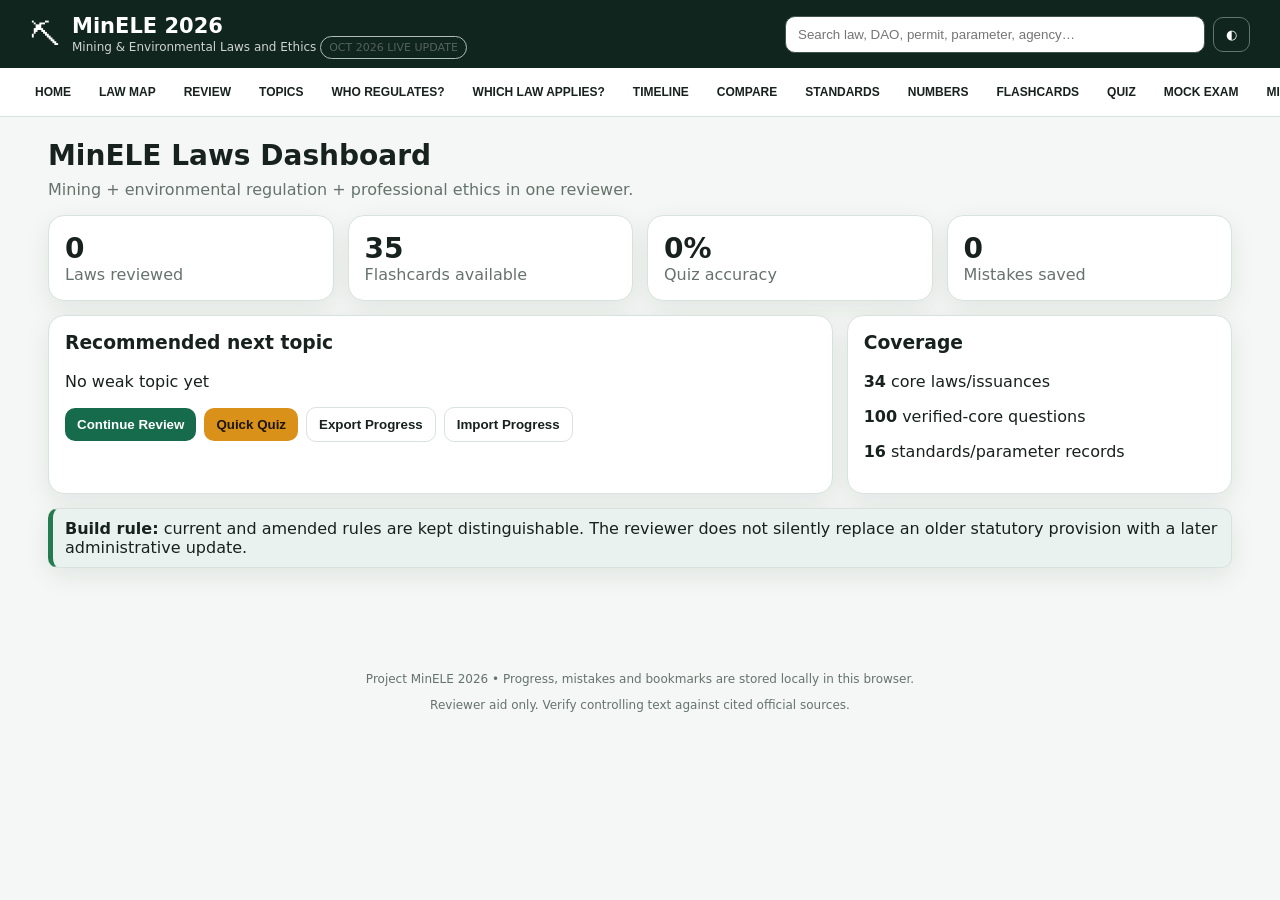
<file: editable_index.html>
<!doctype html><html lang="en"><head><meta charset="utf-8"><meta name="viewport" content="width=device-width,initial-scale=1"><title>MinELE 2026</title><link rel="stylesheet" href="styles.css"></head><body><header class="topbar"><div class="brand"><div class="logo">⛏</div><div><h1>MinELE 2026</h1><p>Mining & Environmental Laws and Ethics <span class="version-badge">OCT 2026 LIVE UPDATE</span></p></div></div><div class="top-actions"><input id="globalSearch" type="search" placeholder="Search law, DAO, permit, parameter, agency…"><button id="themeToggle" class="ghost">◐</button></div></header><nav id="nav" class="nav"></nav><div id="searchResults" class="search-results hidden"></div><main id="app"></main><footer><p>Project MinELE 2026 • Progress, mistakes and bookmarks are stored locally in this browser.</p><p class="muted">Reviewer aid only. Verify controlling text against cited official sources.</p></footer><script src="data.js"></script><script src="app.js"></script></body></html>
</file>
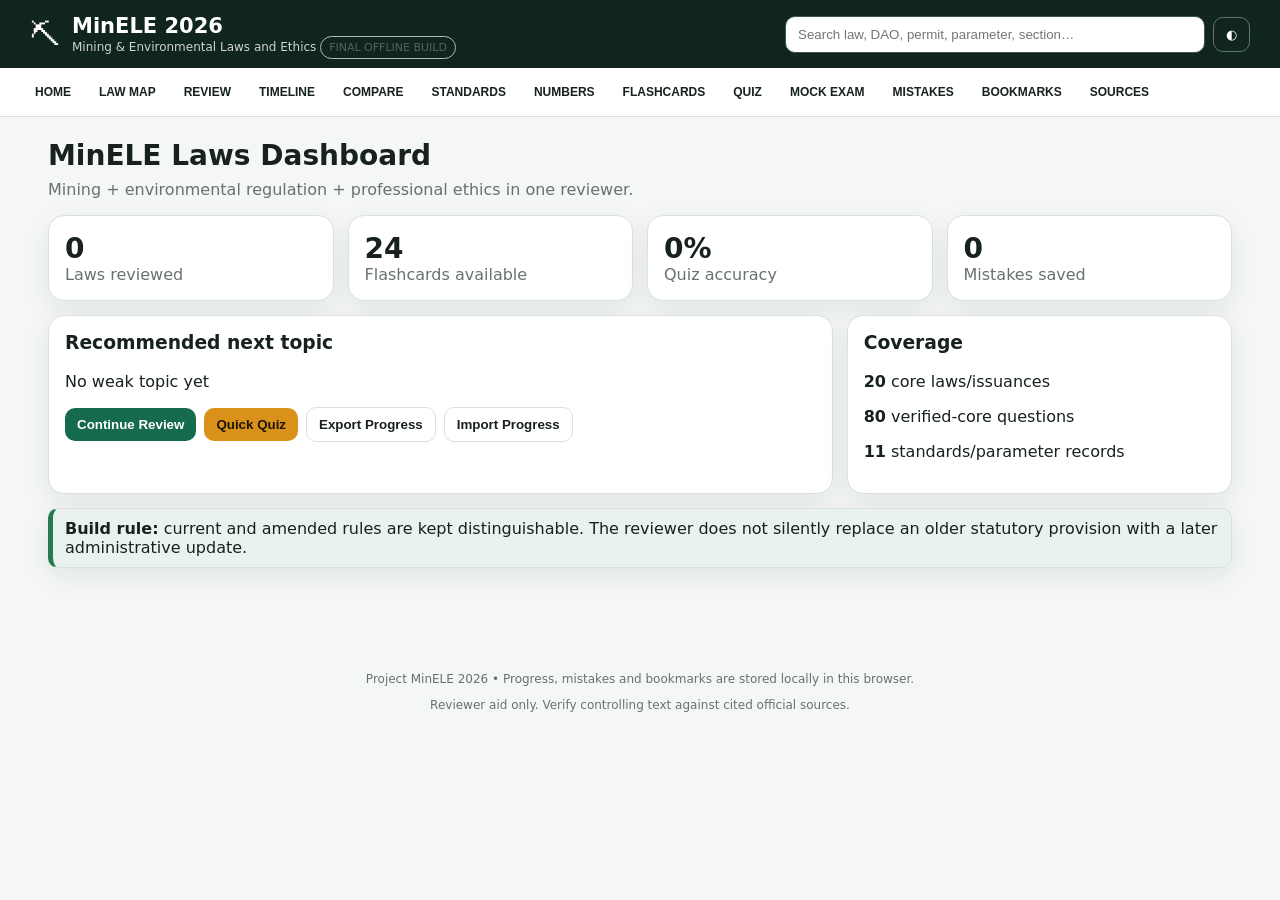
<file: MinELE_2026_Laws_Reviewer_FINAL.html>
<!doctype html>
<html lang="en">
<head>
<meta charset="utf-8">
<meta name="viewport" content="width=device-width, initial-scale=1">
<title>MinELE 2026 — Mining & Environmental Laws and Ethics</title>
<style>

:root{
  --bg:#f4f7f5;--card:#fff;--text:#17211d;--muted:#66736d;--line:#d9e2de;
  --accent:#176b4d;--accent2:#d99119;--danger:#b83a32;--good:#267a50;--nav:#10251d;
  --shadow:0 8px 26px rgba(10,35,25,.08)
}
[data-theme="dark"]{
  --bg:#0d1512;--card:#14211b;--text:#e8f0ec;--muted:#a8b5af;--line:#2b3d35;
  --accent:#53c08f;--accent2:#efb54d;--danger:#f07870;--good:#69d29e;--nav:#08110d;
  --shadow:none
}
*{box-sizing:border-box} body{margin:0;background:var(--bg);color:var(--text);font-family:Inter,system-ui,-apple-system,Segoe UI,Arial,sans-serif}
.topbar{position:sticky;top:0;z-index:30;background:var(--nav);color:white;padding:14px clamp(14px,3vw,30px);display:flex;gap:16px;justify-content:space-between;align-items:center}
.brand{display:flex;align-items:center;gap:12px}.logo{font-size:30px}.brand h1{margin:0;font-size:21px}.brand p{margin:2px 0 0;font-size:12px;opacity:.8}
.top-actions{display:flex;gap:8px;align-items:center}.top-actions input{width:min(46vw,420px);padding:10px 12px;border-radius:10px;border:1px solid #41554c;background:#fff;color:#111}.ghost{border:1px solid #60776d;background:transparent;color:white;border-radius:10px;padding:9px 12px}
.nav{position:sticky;top:67px;z-index:20;background:var(--card);border-bottom:1px solid var(--line);display:flex;overflow-x:auto;padding:8px clamp(8px,2vw,24px);gap:6px}
.nav button{white-space:nowrap;border:0;background:transparent;color:var(--text);padding:9px 11px;border-radius:9px;font-weight:700;font-size:12px}.nav button.active,.nav button:hover{background:var(--accent);color:white}
main{max-width:1240px;margin:auto;padding:22px clamp(12px,3vw,28px) 70px}
h2{margin:0 0 8px;font-size:28px} h3{margin-top:0}.subtitle{color:var(--muted);margin-top:0}
.grid{display:grid;grid-template-columns:repeat(12,1fr);gap:14px}.card{background:var(--card);border:1px solid var(--line);border-radius:16px;padding:16px;box-shadow:var(--shadow)}
.span-3{grid-column:span 3}.span-4{grid-column:span 4}.span-6{grid-column:span 6}.span-8{grid-column:span 8}.span-12{grid-column:span 12}
.stat strong{font-size:28px;display:block}.stat span,.muted{color:var(--muted)}.pill{display:inline-block;border:1px solid var(--line);border-radius:999px;padding:4px 8px;margin:2px;font-size:11px}
.y-red{background:#fee7e5;color:#8d211c}.y-orange{background:#fff0d7;color:#8c5b09}.y-yellow{background:#fff8cf;color:#766400}
[data-theme="dark"] .y-red,[data-theme="dark"] .y-orange,[data-theme="dark"] .y-yellow{background:#24312b;color:var(--text)}
.btn{border:0;border-radius:10px;padding:9px 12px;background:var(--accent);color:white;font-weight:700;cursor:pointer}.btn.alt{background:var(--accent2);color:#1d1608}.btn.light{background:transparent;border:1px solid var(--line);color:var(--text)}.btn.danger{background:var(--danger)}
.row{display:flex;gap:8px;flex-wrap:wrap;align-items:center}.split{display:flex;justify-content:space-between;gap:12px;align-items:center}
.law-list,.timeline{display:grid;gap:10px}.law-item{cursor:pointer}.law-item:hover{border-color:var(--accent)}
details{border:1px solid var(--line);border-radius:12px;padding:10px 12px;margin:8px 0;background:var(--card)}summary{cursor:pointer;font-weight:800}
table{width:100%;border-collapse:collapse;font-size:13px}th,td{padding:10px;border-bottom:1px solid var(--line);vertical-align:top;text-align:left}th{position:sticky;top:112px;background:var(--card)}
.table-wrap{overflow:auto;border:1px solid var(--line);border-radius:14px}.trap{border-left:5px solid var(--danger);padding:10px 12px;background:color-mix(in srgb,var(--danger) 10%,var(--card));border-radius:10px;margin:10px 0}
.good{border-left:5px solid var(--good);padding:10px 12px;background:color-mix(in srgb,var(--good) 10%,var(--card));border-radius:10px}
.flash{min-height:220px;display:flex;flex-direction:column;justify-content:center;text-align:center}.flash .front{font-size:22px;font-weight:800}.flash .back{font-size:16px;color:var(--muted)}
.choice{display:block;width:100%;text-align:left;margin:8px 0;padding:11px 12px;border:1px solid var(--line);border-radius:10px;background:var(--card);color:var(--text);cursor:pointer}.choice.selected{outline:2px solid var(--accent)}.choice.correct{border-color:var(--good);background:color-mix(in srgb,var(--good) 10%,var(--card))}.choice.wrong{border-color:var(--danger);background:color-mix(in srgb,var(--danger) 10%,var(--card))}
.progress{height:9px;background:var(--line);border-radius:999px;overflow:hidden}.progress>span{display:block;height:100%;background:var(--accent)}
.search-results{position:fixed;z-index:80;top:67px;right:16px;width:min(620px,calc(100vw - 32px));max-height:70vh;overflow:auto;background:var(--card);border:1px solid var(--line);border-radius:14px;box-shadow:0 18px 60px rgba(0,0,0,.25);padding:10px}.search-results.hidden{display:none}.search-hit{padding:10px;border-bottom:1px solid var(--line);cursor:pointer}.search-hit:hover{background:var(--bg)}
.source{font-size:12px;color:var(--muted);word-break:break-all}.tag{font-size:11px;font-weight:800;color:var(--accent)}.timeline-item{border-left:4px solid var(--accent);padding-left:14px}
footer{text-align:center;padding:22px;color:var(--muted);font-size:12px}
@media(max-width:850px){.span-3,.span-4,.span-6,.span-8{grid-column:span 12}.topbar{position:relative;align-items:flex-start;flex-direction:column}.top-actions{width:100%}.top-actions input{width:100%}.nav{top:0}.table-wrap{font-size:12px}th{top:49px}}

.version-badge{font-size:11px;border:1px solid var(--line);padding:4px 8px;border-radius:999px;color:var(--muted)}

</style>
</head>
<body>
<header class="topbar">
  <div class="brand">
    <div class="logo">⛏</div>
    <div><h1>MinELE 2026</h1><p>Mining & Environmental Laws and Ethics <span class="version-badge">FINAL OFFLINE BUILD</span></p></div>
  </div>
  <div class="top-actions">
    <input id="globalSearch" type="search" placeholder="Search law, DAO, permit, parameter, section…">
    <button id="themeToggle" class="ghost" title="Toggle theme">◐</button>
  </div>
</header>
<nav id="nav" class="nav"></nav>
<div id="searchResults" class="search-results hidden"></div>
<main id="app"></main>
<footer>
  <p>Project MinELE 2026 • Progress, mistakes and bookmarks are stored locally in this browser.</p>
  <p class="muted">Reviewer aid only. Verify controlling text against cited official sources.</p>
</footer>
<script>

const DB = {
  laws: [
    {id:"const",type:"Constitution",number:"1987 Constitution, Art. XII Sec. 2",title:"National Economy and Patrimony — Natural Resources",year:1987,status:"Operative",yield:"red",topics:["State ownership","60% rule","FTAA"],summary:"Natural resources are owned by the State. Exploration, development and utilization are under full State control and supervision, subject to constitutionally allowed modes.",key:["State ownership of minerals","Co-production, joint venture or production-sharing with qualified Filipino citizens/corporations","Large-scale foreign participation through agreements involving technical or financial assistance under constitutional conditions"],numbers:["At least 60% Filipino capital for corporations participating under the constitutional modes"],related:["EO 279","RA 7942"],source:"https://lawphil.net/consti/cons1987.html"},
    {id:"ca137",type:"Historical",number:"Commonwealth Act No. 137",title:"Mining Act",year:1936,status:"Historical / superseded framework",yield:"orange",topics:["Historical mining law"],summary:"An early comprehensive Philippine mining statute using the older claim/location/lease framework.",key:["Useful for historical progression","Pre-dates PD 463 and RA 7942"],numbers:[],related:["PD 463","RA 7942"],source:"https://lawphil.net/statutes/comacts/ca1936/ca_137_1936.html"},
    {id:"pd463",type:"Historical",number:"PD No. 463",title:"Mineral Resources Development Decree of 1974",year:1974,status:"Historical / materially superseded",yield:"orange",topics:["Historical mining law"],summary:"The major pre-1987 mining regime later affected by EO 279 and superseded in material respects by RA 7942.",key:["Remember its place in the timeline rather than treating it as the current governing mining act"],numbers:[],related:["EO 279","RA 7942"],source:"https://lawphil.net/statutes/presdecs/pd1974/pd_463_1974.html"},
    {id:"eo279",type:"Executive Order",number:"EO No. 279",title:"Authorizing DENR to Negotiate Mining Agreements",year:1987,status:"Operative historical bridge",yield:"red",topics:["Mineral agreements","1987 Constitution"],summary:"Implemented the post-1987 constitutional mining contract framework before RA 7942.",key:["Bridge from PD 463 regime to the 1987 Constitution framework","Recognized co-production, joint venture and production-sharing concepts"],numbers:[],related:["1987 Constitution","RA 7942"],source:"https://lawphil.net/executive/execord/eo1987/eo_279_1987.html"},
    {id:"ra7942",type:"Republic Act",number:"RA No. 7942",title:"Philippine Mining Act of 1995",year:1995,status:"Operative core statute",yield:"red",topics:["Exploration Permit","Mineral Agreements","MPSA","CA","JVA","FTAA","Quarry","Environment","Communities","Safety"],summary:"Primary statutory framework for mineral resources exploration, development, utilization and conservation in the Philippines.",key:["Exploration Permit","Mineral Agreements: MPSA, Co-Production, Joint Venture","FTAA","Quarry and sand/gravel","Mine safety and environmental protection","Government share, taxes, conflicts and penalties"],numbers:["EP: 2-year period subject to annual review and relinquishment/renewal","Mineral agreement: up to 25 years + one renewal up to 25 years"],related:["DAO 2010-21","EO 79","RA 7076"],source:"https://lawphil.net/statutes/repacts/ra1995/ra_7942_1995.html"},
    {id:"dao2010",type:"DENR Administrative Order",number:"DAO 2010-21",title:"Revised Implementing Rules and Regulations of RA 7942",year:2010,status:"Core IRR; subject to later issuances/amendments",yield:"red",topics:["IRR","Permits","EPEP","AEPEP","FMRDP","MRF","SDMP"],summary:"Consolidated working rules implementing the Mining Act. Use with later issuances that modify specific portions.",key:["Operational rules for mineral tenements and environmental/social obligations","Critical source for application requirements and procedures"],numbers:[],related:["RA 7942","EO 79","DAO 2015-02"],source:"https://mgb.gov.ph/images/stories/CDAO-Final.pdf"},
    {id:"eo79",type:"Executive Order",number:"EO No. 79",title:"Institutionalizing and Implementing Reforms in the Philippine Mining Sector",year:2012,status:"Operative policy/reform issuance",yield:"red",topics:["Closed areas","Small-scale mining","FPIC","LGU"],summary:"Introduced reforms for responsible mining, environmental safeguards, small-scale mining and local/national coordination.",key:["Small-scale mining only within declared Minahang Bayan","Mercury use in small-scale mining strictly prohibited","Local ordinances should be consistent with national law"],numbers:["P/CMRBs to be operationalized within 3 months where absent"],related:["RA 7942","RA 7076","RA 8371"],source:"https://lawphil.net/executive/execord/eo2012/eo_79_2012.html"},
    {id:"ra7076",type:"Republic Act",number:"RA No. 7076",title:"People's Small-Scale Mining Act of 1991",year:1991,status:"Operative",yield:"red",topics:["Small-scale mining","Minahang Bayan","P/CMRB"],summary:"Creates the People's Small-Scale Mining Program and a separate statutory regime for small-scale mining.",key:["RA 7942 Sec. 42 expressly leaves small-scale mining under RA 7076 and other pertinent laws","Use with revised IRR and EO 79 reforms"],numbers:[],related:["DAO 2015-03","EO 79","RA 7942 Sec. 42"],source:"https://lawphil.net/statutes/repacts/ra1991/ra_7076_1991.html"},
    {id:"dao2000",type:"DENR Administrative Order",number:"DAO 2000-98",title:"Mine Safety and Health Standards",year:2000,status:"Operative core safety standard",yield:"red",topics:["Mine safety","Health","Exploration","Quarrying","Mineral processing"],summary:"Mine safety and health standards governing employers, employees, contractors, permittees and related entities in exploration, mining, quarrying and mineral processing.",key:["Safety culture","Monitoring and inspections","Training and human resource development","Applies broadly beyond underground mining"],numbers:[],related:["RA 7942"],source:"https://mgb.gov.ph/images/stories/DAO_2000-98.pdf"},
    {id:"pd1586",type:"Presidential Decree",number:"PD No. 1586",title:"Philippine Environmental Impact Statement System",year:1978,status:"Operative framework",yield:"red",topics:["EIA","EIS","ECC","ECP","ECA"],summary:"Establishes the Philippine EIS System for environmentally critical projects and projects in environmentally critical areas.",key:["EIA is a process","EIS is a document/study product","ECC is a regulatory decision/commitment document"],numbers:[],related:["DAO 2003-30","DAO 2015-02"],source:"https://lawphil.net/statutes/presdecs/pd1978/pd_1586_1978.html"},
    {id:"ra9275",type:"Republic Act",number:"RA No. 9275",title:"Philippine Clean Water Act of 2004",year:2004,status:"Operative",yield:"red",topics:["Water quality","Wastewater","Discharge"],summary:"Comprehensive water quality management law relevant to mine drainage, process water and wastewater discharge.",key:["Use with DAO 2005-10, DAO 2016-08 and selected updates in DAO 2021-19"],numbers:[],related:["DAO 2005-10","DAO 2016-08","DAO 2021-19"],source:"https://lawphil.net/statutes/repacts/ra2004/ra_9275_2004.html"},
    {id:"ra8749",type:"Republic Act",number:"RA No. 8749",title:"Philippine Clean Air Act of 1999",year:1999,status:"Operative",yield:"orange",topics:["Air quality","Emissions","Dust"],summary:"National air pollution prevention and control framework relevant to mine dust, generators, crushers and processing facilities.",key:["Distinguish ambient air quality from emission standards for sources"],numbers:[],related:["DAO 2000-81"],source:"https://lawphil.net/statutes/repacts/ra1999/ra_8749_1999.html"},
    {id:"ra6969",type:"Republic Act",number:"RA No. 6969",title:"Toxic Substances and Hazardous and Nuclear Wastes Control Act of 1990",year:1990,status:"Operative",yield:"orange",topics:["Hazardous waste","Chemicals","Cyanide","Mercury"],summary:"Controls toxic substances and hazardous/nuclear wastes; highly relevant to chemical use and waste management in mineral processing.",key:["Use with implementing and later hazardous-waste procedures and chemical control orders"],numbers:[],related:["DAO 1992-29","DAO 2013-22"],source:"https://lawphil.net/statutes/repacts/ra1990/ra_6969_1990.html"},
    {id:"ra9003",type:"Republic Act",number:"RA No. 9003",title:"Ecological Solid Waste Management Act of 2000",year:2001,status:"Operative; later amended in part",yield:"orange",topics:["Solid waste"],summary:"Framework for ecological solid waste management relevant to camps, offices, communities and mine-support facilities.",key:["Keep solid waste distinct from hazardous waste under RA 6969"],numbers:[],related:["DAO 2001-34"],source:"https://lawphil.net/statutes/repacts/ra2001/ra_9003_2001.html"},
    {id:"ra8371",type:"Republic Act",number:"RA No. 8371",title:"Indigenous Peoples' Rights Act of 1997",year:1997,status:"Operative",yield:"red",topics:["FPIC","Ancestral domain","NCIP"],summary:"Recognizes rights of Indigenous Cultural Communities/Indigenous Peoples, including ancestral domains and FPIC-related protections.",key:["Critical for mining projects overlapping or affecting ancestral domains","Do not reduce FPIC to a simple permit checkbox"],numbers:[],related:["EO 79","RA 7942"],source:"https://lawphil.net/statutes/repacts/ra1997/ra_8371_1997.html"},
    {id:"ra11038",type:"Republic Act",number:"RA No. 11038",title:"Expanded National Integrated Protected Areas System Act of 2018",year:2018,status:"Operative; amends RA 7586",yield:"red",topics:["Protected areas","Closed areas"],summary:"Expands and strengthens NIPAS. Important when determining whether mining-related activities may occur in protected areas.",key:["Study together with RA 7586, RA 7942 closed areas and EO 79"],numbers:[],related:["RA 7586","RA 7942","EO 79"],source:"https://lawphil.net/statutes/repacts/ra2018/ra_11038_2018.html"},
    {id:"ra9147",type:"Republic Act",number:"RA No. 9147",title:"Wildlife Resources Conservation and Protection Act",year:2001,status:"Operative",yield:"yellow",topics:["Wildlife","Biodiversity"],summary:"Protects wildlife resources and habitats; can affect exploration, access and development activities.",key:["Relevant where project activities affect wildlife/habitat or regulated collection"],numbers:[],related:["PD 1586","RA 11038"],source:"https://lawphil.net/statutes/repacts/ra2001/ra_9147_2001.html"},
    {id:"ra7160",type:"Republic Act",number:"RA No. 7160",title:"Local Government Code of 1991",year:1991,status:"Operative",yield:"orange",topics:["LGU","Quarry","Local powers"],summary:"Local government powers intersect with quarry resources, permits, local regulation and shares in national wealth.",key:["Board trap: DENR/MGB authority is not identical to provincial/city/municipal authority"],numbers:[],related:["RA 7942","EO 79"],source:"https://lawphil.net/statutes/repacts/ra1991/ra_7160_1991.html"},
    {id:"prcethics",type:"PRC / Professional Ethics",number:"Code of Ethics for Mining Engineers",title:"PRC Board of Mining Engineering Code of Ethics",year:1986,status:"Adopted professional ethical code",yield:"red",topics:["Ethics","State","Community","Employer","Employees","Colleagues"],summary:"Professional ethical code adopted by the Board of Mining Engineering under RA 4274 and the then-PRC framework.",key:["Article I — Declaration of Principles","Article II — Responsibilities to the State","Article III — Responsibilities to the Community","Article IV — Responsibilities to Employer and Clients","Article V — Responsibilities to Employees","Article VI — Responsibilities to Colleagues","Article VII — Essence of the Mining Engineer's Duties","Public safety and welfare come first in community responsibility","Professional opinions must rest on supporting facts and competent analysis","Avoid conflicting and adverse professional interests","Government-service mining engineers must not use office for private profit","Acknowledge colleagues' work and avoid plagiarism"],numbers:[],related:["RA 4274","PRC Board of Mining Engineering"],source:"https://www.prc.gov.ph/sites/default/files/Board%20of%20Mining%20Engineering%20-%20Code%20of%20Ethics_0.pdf"},
    {id:"ra4274",type:"Republic Act",number:"RA No. 4274",title:"Mining Engineering Law of the Philippines",year:1965,status:"Operative professional-law foundation; amended in part",yield:"red",topics:["Professional ethics","Practice","Foremen","Personnel"],summary:"Regulates the practice of mining engineering and registration of mining engineers and mine/quarry foremen.",key:["Defines practice of mining engineering","Prohibits unregistered practice unless exempt","Sets required registered personnel for mines/quarries"],numbers:["25–50 persons: registered foreman required","Over 50–100 persons: one registered mining engineer + one registered foreman","25–75 persons per shift: one registered foreman per shift + one registered mining engineer for entire operation","Over 75 persons per shift: one registered foreman + one registered mining engineer per shift"],related:["RA 5677","PRC Code of Ethics"],source:"https://lawphil.net/statutes/repacts/ra1965/ra_4274_1965.html"}
  ],

  standards:[
    {area:"Water",parameter:"Water Quality Guideline (WQG)",standard:"Receiving-water criterion",unit:"—",basis:"RA 9275 / DAO 2016-08",status:"Current framework; selected parameters later updated",trap:"WQG is not the same as an effluent limit."},
    {area:"Water",parameter:"General Effluent Standard (GES)",standard:"Discharge criterion based on applicable receiving-water class",unit:"—",basis:"DAO 2016-08",status:"Selected parameters updated by DAO 2021-19",trap:"Ask first: receiving-water class and whether the question is ambient water or discharge."},
    {area:"Water",parameter:"Selected updated parameters",standard:"Ammonia, boron, total copper, fecal coliform, phosphate as P, sulfate and related provisions",unit:"varies",basis:"DAO 2021-19",status:"Updates selected portions of DAO 2016-08",trap:"Do not assume DAO 2021-19 replaced the entire 2016 table."},
    {area:"Air",parameter:"Ambient Air Quality",standard:"Ambient guideline values",unit:"varies",basis:"RA 8749 / DAO 2000-81",status:"Use with later amendments",trap:"Ambient air quality ≠ source emission limit."},
    {area:"Air",parameter:"Stationary Source Emissions",standard:"Emission standards / permit-related requirements",unit:"varies",basis:"RA 8749 / DAO 2000-81",status:"Use with later amendments",trap:"Crusher/generator/source compliance differs from ambient monitoring."},
    {area:"Hazardous Waste",parameter:"Hazardous waste management",standard:"Classification, storage, labeling, transport, manifest and TSD requirements",unit:"varies",basis:"RA 6969 / DAO 2013-22",status:"Later procedural framework",trap:"Hazardous waste is not governed by RA 9003 alone."},
    {area:"Mine Safety",parameter:"Scope",standard:"Exploration, mining, quarrying, mineral processing and allied operations",unit:"—",basis:"DAO 2000-98",status:"Core mine safety standard",trap:"Not an underground-mine-only order."},
    {area:"Professional",parameter:"Personnel — 25 to 50 persons",standard:"Registered foreman required",unit:"persons",basis:"RA 4274 Sec. 25",status:"Statutory",trap:"Do not automatically require a mining engineer at this first threshold."},
    {area:"Professional",parameter:"Personnel — over 50 to 100 persons",standard:"1 registered mining engineer + 1 registered foreman",unit:"persons",basis:"RA 4274 Sec. 25",status:"Statutory",trap:"Two different registered roles are required."},
    {area:"Professional",parameter:"Personnel — 25 to 75 persons per shift",standard:"1 registered foreman per shift + 1 registered mining engineer for entire operation",unit:"persons/shift",basis:"RA 4274 Sec. 25",status:"Statutory",trap:"Engineer is for entire operation; foreman is per shift."},
    {area:"Professional",parameter:"Personnel — over 75 persons per shift",standard:"1 registered foreman + 1 registered mining engineer for each shift",unit:"persons/shift",basis:"RA 4274 Sec. 25",status:"Statutory",trap:"Both roles become per-shift."}
  ],

  numbers:[
    {cat:"YEARS",value:"2 years",meaning:"Initial Exploration Permit period",law:"RA 7942 Sec. 21",clue:"Explore = 2"},
    {cat:"YEARS",value:"25 years",meaning:"Maximum initial term of a Mineral Agreement",law:"RA 7942 Sec. 32",clue:"MA = quarter century"},
    {cat:"YEARS",value:"+25 years",meaning:"Maximum single renewal term of a Mineral Agreement",law:"RA 7942 Sec. 32",clue:"25 + 25"},
    {cat:"DAYS",value:"30 working days",meaning:"Secretary action period before certain mineral-agreement assignment/transfer is deemed automatically approved, subject to statutory exception",law:"RA 7942 Sec. 30",clue:"Transfer → 30 working"},
    {cat:"DAYS",value:"30 days",meaning:"Secretary decision period on withdrawal from mineral agreement",law:"RA 7942 Sec. 31",clue:"Withdrawal → 30"},
    {cat:"AREAS",value:"20 blocks",meaning:"Individual — max onshore EP area in any one province",law:"RA 7942 Sec. 22",clue:"Individual province = 20"},
    {cat:"AREAS",value:"200 blocks",meaning:"Partnership/corporation/cooperative/association — max onshore EP area in any one province",law:"RA 7942 Sec. 22",clue:"Entity province = 200"},
    {cat:"AREAS",value:"40 blocks",meaning:"Individual — max onshore EP area in entire Philippines",law:"RA 7942 Sec. 22",clue:"Individual national = 40"},
    {cat:"AREAS",value:"400 blocks",meaning:"Entity — max onshore EP area in entire Philippines",law:"RA 7942 Sec. 22",clue:"Entity national = 400"},
    {cat:"AREAS",value:"100 blocks",meaning:"Individual — offshore EP maximum",law:"RA 7942 Sec. 22",clue:"Offshore individual = 100"},
    {cat:"AREAS",value:"1,000 blocks",meaning:"Entity — offshore EP maximum",law:"RA 7942 Sec. 22",clue:"Offshore entity = 1000"},
    {cat:"DISTANCES",value:"Beyond 500 m",meaning:"Offshore EP reference distance from mean low tide level",law:"RA 7942 Sec. 22",clue:"Offshore starts beyond 500 m"},
    {cat:"WORKER THRESHOLDS",value:"25–50",meaning:"Registered foreman required",law:"RA 4274 Sec. 25",clue:"First threshold = foreman"},
    {cat:"WORKER THRESHOLDS",value:">50–100",meaning:"1 registered mining engineer + 1 registered foreman",law:"RA 4274 Sec. 25",clue:"Past 50 = engineer + foreman"},
    {cat:"WORKER THRESHOLDS",value:"25–75 / shift",meaning:"Foreman per shift + one mining engineer for entire operation",law:"RA 4274 Sec. 25",clue:"75 shift: foreman shifts, engineer operation"},
    {cat:"WORKER THRESHOLDS",value:">75 / shift",meaning:"Mining engineer + foreman for each shift",law:"RA 4274 Sec. 25",clue:"Above 75 = both per shift"},
    {cat:"MONTHS",value:"3 months",meaning:"EO 79 target to operationalize P/CMRBs where absent",law:"EO 79 Sec. 11(c)",clue:"P/CMRB = 3"},
    {cat:"AREAS",value:"10 blocks",meaning:"Individual — max Mineral Agreement area onshore in any one province",law:"RA 7942 Sec. 28",clue:"MA individual/province = 10"},
    {cat:"AREAS",value:"100 blocks",meaning:"Entity — max Mineral Agreement area onshore in any one province",law:"RA 7942 Sec. 28",clue:"MA entity/province = 100"},
    {cat:"AREAS",value:"20 blocks",meaning:"Individual — max Mineral Agreement area onshore nationwide",law:"RA 7942 Sec. 28",clue:"MA individual/national = 20"},
    {cat:"AREAS",value:"200 blocks",meaning:"Entity — max Mineral Agreement area onshore nationwide",law:"RA 7942 Sec. 28",clue:"MA entity/national = 200"},
    {cat:"AREAS",value:"50 blocks",meaning:"Individual — max Mineral Agreement offshore area",law:"RA 7942 Sec. 28",clue:"MA offshore individual = 50"},
    {cat:"AREAS",value:"500 blocks",meaning:"Entity — max Mineral Agreement offshore area",law:"RA 7942 Sec. 28",clue:"MA offshore entity = 500"},
    {cat:"AREAS",value:"1,000 blocks",meaning:"Maximum FTAA contract area onshore",law:"RA 7942 Sec. 34",clue:"FTAA onshore = 1000"},
    {cat:"AREAS",value:"4,000 blocks",meaning:"Maximum FTAA contract area offshore",law:"RA 7942 Sec. 34",clue:"FTAA offshore = 4000"},
    {cat:"AREAS",value:"5 hectares",meaning:"Maximum Quarry Permit area",law:"RA 7942 Sec. 43",clue:"Quarry = 5 ha"},
    {cat:"YEARS",value:"5 years",meaning:"Quarry Permit term",law:"RA 7942 Sec. 43",clue:"Quarry term = 5"},
    {cat:"YEARS",value:"25 years total",meaning:"Maximum total Quarry Permit term including like-period renewals",law:"RA 7942 Sec. 43",clue:"Quarry caps at 25"},
    {cat:"AREAS",value:"≤5 hectares",meaning:"Commercial Sand and Gravel Permit area",law:"RA 7942 Sec. 46",clue:"Commercial S&G = natural state, ≤5 ha"},
    {cat:"AREAS",value:">5 hectares",meaning:"Industrial Sand and Gravel Permit area",law:"RA 7942 Sec. 47",clue:"Industrial S&G = mechanical processing, >5 ha"},
    {cat:"YEARS",value:"5 years",meaning:"Industrial Sand and Gravel Permit term",law:"RA 7942 Sec. 47",clue:"ISAG term = 5"},
    {cat:"AREAS",value:"2 hectares",meaning:"Maximum Government Gratuitous Permit area",law:"RA 7942 Sec. 49",clue:"Gov gratuitous = 2 ha"},
    {cat:"PERCENTAGES",value:"25%",meaning:"Maximum aggregate portion of a mineral reservation preferentially available for small-scale mining cooperative application, subject to existing rights",law:"RA 7942 Sec. 5",clue:"Mineral reservation SSM preference = 25%"},
    {cat:"FEES",value:"₱5/ha/year",meaning:"Statutory occupation fee for Exploration Permit",law:"RA 7942 Sec. 86",clue:"EP occupation fee = 5"},
    {cat:"FEES",value:"₱50/ha/year",meaning:"Statutory occupation fee for Mineral Agreement / FTAA",law:"RA 7942 Sec. 86",clue:"Agreement occupation fee = 50"},
    {cat:"FEES",value:"₱100/ha/year",meaning:"Statutory occupation fee for mineral reservation",law:"RA 7942 Sec. 86",clue:"Reservation occupation fee = 100"},
    {cat:"DAYS",value:"30 days",meaning:"RA 7942 effectivity after complete publication in two newspapers of general circulation",law:"RA 7942 Sec. 116",clue:"Effectivity = 30 days"}
  ],

  timeline:[
    [1936,"CA 137","Early comprehensive Mining Act; old claim/location/lease framework."],
    [1965,"RA 4274","Mining Engineering Law of the Philippines."],
    [1974,"PD 463","Mineral Resources Development Decree."],
    [1977,"PD 1151 / PD 1152","Environmental policy and environment code era."],
    [1978,"PD 1586","Philippine EIS System established."],
    [1987,"1987 Constitution + EO 279","New constitutional mineral-resource framework; EO 279 as transition/implementation bridge."],
    [1990,"RA 6969","Toxic substances and hazardous/nuclear waste control."],
    [1991,"RA 7076","People's Small-Scale Mining Act."],
    [1991,"RA 7160","Local Government Code."],
    [1995,"RA 7942","Philippine Mining Act of 1995."],
    [1997,"RA 8371","Indigenous Peoples' Rights Act."],
    [1999,"RA 8749","Clean Air Act."],
    [2000,"DAO 2000-98","Mine Safety and Health Standards."],
    [2001,"RA 9003 / RA 9147","Solid waste and wildlife protection frameworks."],
    [2004,"RA 9275","Clean Water Act."],
    [2010,"DAO 2010-21","Revised IRR of RA 7942."],
    [2012,"EO 79","Mining-sector reforms."],
    [2018,"RA 11038","Expanded NIPAS amendments."],
    [2021,"DAO 2021-19","Selected updates to water quality / effluent standards."]
  ],

  comparisons:[
    {title:"Exploration Permit vs Mineral Agreement",rows:[
      ["Purpose","Exploration / discovery / evaluation","Development and utilization under agreed mode"],
      ["RA 7942 term","2 years, subject to annual review and relinquishment/renewal","Up to 25 years + one renewal up to 25 years"],
      ["Key trap","EP is not a production agreement","Mineral Agreement is not the same as FTAA"]
    ]},
    {title:"MPSA vs Co-Production vs Joint Venture",rows:[
      ["MPSA","Government grants exclusive right to conduct mining operations; contractor shares production value with Government under the statutory scheme."],
      ["Co-Production","Government provides inputs other than mineral resource under the agreement."],
      ["Joint Venture","Government and contractor organize a joint venture company with equity participation and share in profits."]
    ]},
    {title:"EIA vs EIS vs ECC",rows:[
      ["EIA","Assessment process"],
      ["EIS","Study/document used in the EIA system for applicable projects"],
      ["ECC","Regulatory decision/document containing commitments and conditions"],
      ["Board trap","Do not call EIA the permit itself."]
    ]},
    {title:"Mining Act vs Small-Scale Mining Act",rows:[
      ["RA 7942","General mining framework; expressly leaves small-scale mining to RA 7076 and other pertinent laws."],
      ["RA 7076","People's Small-Scale Mining Program / Minahang Bayan framework."],
      ["EO 79 overlay","SSM must be within declared Minahang Bayan; mercury prohibited."]
    ]},
    {title:"WQG vs GES",rows:[
      ["WQG","Criterion for receiving water body / ambient water quality."],
      ["GES","Criterion for wastewater/effluent discharge."],
      ["Board trap","Same parameter can have different WQG and GES values."]
    ]},
    {title:"Exploration Permit vs Mineral Agreement vs FTAA",rows:[
      ["Exploration Permit","Right to conduct exploration; Bureau authority to grant; 2-year period under RA 7942 Secs. 20–21."],
      ["Mineral Agreement","MPSA / Co-Production / Joint Venture; qualified person under Secs. 26–27; up to 25 years + one renewal under Sec. 32."],
      ["FTAA","Large-scale exploration, development and utilization; directly with Government through DENR; contract-area limits in Sec. 34."],
      ["Board trap","A foreign-owned corporation may qualify for EP and FTAA under the statutory definition of qualified person, but ordinary Mineral Agreement eligibility follows the qualified-person framework."]
    ]},
    {title:"Quarry vs Commercial S&G vs Industrial S&G vs Exclusive S&G",rows:[
      ["Quarry Permit","Provincial governor; quarry resources; max 5 ha; 5-year term renewable like periods up to 25 years total."],
      ["Commercial Sand & Gravel","Provincial governor; loose/unconsolidated materials used in natural state without processing; area not over 5 ha."],
      ["Industrial Sand & Gravel","Bureau; materials requiring mechanical processing; area over 5 ha; 5-year term renewable, total max 25 years."],
      ["Exclusive Sand & Gravel","Provincial governor; public lands; own use; no commercial disposition."],
      ["Board trap","The processing requirement and area threshold distinguish Commercial from Industrial S&G."]
    ]},
    {title:"RA 7942 Environmental Protection vs EIA/ECC",rows:[
      ["Sec. 69","Environmental Protection and Enhancement Program covering the agreement/permit period; rehabilitation, revegetation, slope stabilization, watershed/water conservation and socioeconomic development."],
      ["Sec. 70","ECC required based on EIA except during specified exploration periods; ecological profile forms part of EIA."],
      ["Board trap","EPEP is a mining environmental management program; ECC is a PEISS regulatory requirement. They are related but not interchangeable."]
    ]},
    {title:"Ethics — State vs Community vs Employer/Client vs Colleagues",rows:[
      ["State","Obey Constitution/laws; conserve and protect natural resources; contribute expertise to national interest."],
      ["Community","Prioritize safety/welfare; avoid false or unsupported professional opinions; report prejudicial acts."],
      ["Employer/Client","Use knowledge faithfully; protect legitimate interests; preserve confidential information; avoid conflicting interests."],
      ["Colleagues","Respect colleagues; acknowledge work; avoid plagiarism and unfair professional conduct."]
    ]}
  ],

  flashcards:[
    ["What is the main Philippine mining statute?","RA 7942 — Philippine Mining Act of 1995."],
    ["What law continues to govern small-scale mining under RA 7942 Sec. 42?","RA 7076 — People's Small-Scale Mining Act of 1991."],
    ["Initial Exploration Permit term?","2 years, subject to annual review and relinquishment/renewal."],
    ["Maximum Mineral Agreement term?","25 years, renewable once for another term not exceeding 25 years."],
    ["What does DAO 2000-98 cover?","Mine Safety and Health Standards for exploration, mining, quarrying, mineral processing and allied operations."],
    ["EIA vs ECC?","EIA is an assessment process; ECC is the regulatory decision/commitment document."],
    ["WQG vs GES?","WQG = receiving water; GES = effluent/discharge."],
    ["25–50 persons under RA 4274 Sec. 25?","Registered foreman required."],
    [">50–100 persons under RA 4274 Sec. 25?","One registered mining engineer and one registered foreman."],
    [">75 persons per shift under RA 4274 Sec. 25?","Registered foreman and registered mining engineer for each shift."],
    ["Historical sequence?","CA 137 → PD 463 → 1987 Constitution/EO 279 → RA 7942."],
    ["Which EO strictly prohibits mercury in small-scale mining?","EO 79 (2012)."],
    ["Mineral Agreement area: individual, one province?","10 blocks."],
    ["Mineral Agreement area: entity, one province?","100 blocks."],
    ["FTAA maximum contract area onshore/offshore?","1,000 blocks onshore; 4,000 blocks offshore."],
    ["Maximum Quarry Permit area and term?","5 hectares; 5 years, renewable for like periods up to 25 years total."],
    ["Commercial vs Industrial S&G area trigger?","Commercial: not more than 5 ha and used in natural state without processing. Industrial: over 5 ha and requires mechanical processing."],
    ["Who grants a Quarry Permit under RA 7942?","Provincial governor, after compliance and processing through the provincial/city mining regulatory board framework."],
    ["Who grants an Industrial Sand and Gravel Permit under RA 7942?","The Bureau (MGB)."],
    ["RA 7942 Sec. 69?","Environmental Protection — requires an environmental protection and enhancement program over the agreement/permit period."],
    ["RA 7942 Sec. 70?","Environmental Impact Assessment / ECC requirement, subject to the exploration-period exception stated in the section."],
    ["Code of Ethics: foremost community concern?","Safety and welfare of the people."],
    ["May a mining engineer issue an unsupported professional opinion?","No. The Code requires supporting facts and competent analysis, with basis and limitations clearly stated."],
    ["Ethics: conflicting interests?","A mining engineer should not engage or offer professional services to parties with conflicting and adverse interests."]
  ],

  questions:[
    {id:"q1",law:"RA 7942",topic:"Exploration Permit",difficulty:"Easy",q:"Under RA 7942, the initial period of an Exploration Permit is:",choices:["1 year","2 years","5 years","25 years"],answer:1,rationale:"RA 7942 Sec. 21 provides a two-year period, subject to annual review and relinquishment or renewal.",source:"RA 7942 Sec. 21"},
    {id:"q2",law:"RA 7942",topic:"Mineral Agreement",difficulty:"Easy",q:"The maximum initial term of a Mineral Agreement is:",choices:["5 years","10 years","20 years","25 years"],answer:3,rationale:"RA 7942 Sec. 32 allows a term not exceeding 25 years.",source:"RA 7942 Sec. 32"},
    {id:"q3",law:"RA 7942",topic:"Mineral Agreement",difficulty:"Medium",q:"A Mineral Agreement may be renewed for:",choices:["One term not exceeding 25 years","Unlimited 5-year renewals","One 10-year term only","No renewal"],answer:0,rationale:"RA 7942 Sec. 32 provides one renewal term not exceeding 25 years.",source:"RA 7942 Sec. 32"},
    {id:"q4",law:"RA 7942",topic:"Small-scale mining",difficulty:"Easy",q:"RA 7942 Sec. 42 states that small-scale mining shall continue to be governed primarily by:",choices:["RA 6969","RA 7076","RA 8749","RA 9003"],answer:1,rationale:"Sec. 42 expressly refers to RA 7076 and other pertinent laws.",source:"RA 7942 Sec. 42"},
    {id:"q5",law:"EO 79",topic:"Small-scale mining",difficulty:"Medium",q:"Under EO 79, small-scale mining operations shall be undertaken only within:",choices:["Any mineral reservation","Declared Minahang Bayan","Any ancestral domain with barangay permit","Any MPSA area"],answer:1,rationale:"EO 79 Sec. 11 requires SSM operations to be within declared People's Small-Scale Mining Areas or Minahang Bayan.",source:"EO 79 Sec. 11"},
    {id:"q6",law:"EO 79",topic:"Mercury",difficulty:"Easy",q:"EO 79 provides that the use of mercury in small-scale mining shall be:",choices:["Allowed with mayor's permit","Allowed for gold only","Strictly prohibited","Allowed below a daily threshold"],answer:2,rationale:"EO 79 Sec. 11(e) strictly prohibits mercury use in small-scale mining.",source:"EO 79 Sec. 11(e)"},
    {id:"q7",law:"RA 4274",topic:"Personnel",difficulty:"Medium",q:"A mine with 25–50 persons directly engaged in the operation requires at least:",choices:["One registered mining engineer only","One registered foreman","Two mining engineers","No registered personnel"],answer:1,rationale:"RA 4274 Sec. 25(1) requires a registered foreman.",source:"RA 4274 Sec. 25(1)"},
    {id:"q8",law:"RA 4274",topic:"Personnel",difficulty:"Medium",q:"For over 50 but not more than 100 persons directly engaged in mining/quarrying, the required complement is:",choices:["One foreman only","One mining engineer only","One mining engineer and one foreman","Two foremen"],answer:2,rationale:"RA 4274 Sec. 25(2) requires one registered mining engineer and one registered foreman.",source:"RA 4274 Sec. 25(2)"},
    {id:"q9",law:"RA 4274",topic:"Personnel",difficulty:"Hard",q:"For 25–75 persons per shift, RA 4274 requires:",choices:["Engineer per shift only","Foreman per shift and one mining engineer for entire operation","Foreman only for entire operation","Engineer and foreman for every shift"],answer:1,rationale:"Sec. 25(3): one registered foreman per shift and one registered mining engineer for the entire operation.",source:"RA 4274 Sec. 25(3)"},
    {id:"q10",law:"RA 4274",topic:"Personnel",difficulty:"Hard",q:"For more than 75 persons per shift, which is correct?",choices:["Foreman only per shift","Engineer only per shift","Engineer and foreman for each shift","One engineer for entire mine only"],answer:2,rationale:"Sec. 25(4) requires both a registered foreman and registered mining engineer for each shift.",source:"RA 4274 Sec. 25(4)"},
    {id:"q11",law:"PD 1586",topic:"EIA",difficulty:"Medium",q:"Which statement is MOST accurate?",choices:["EIA and ECC are identical","EIA is the assessment process; ECC is a regulatory decision/document","EIS is always a permit","ECC is a mining agreement"],answer:1,rationale:"The PEISS distinguishes the assessment process, study/documentation and ECC decision/conditions.",source:"PD 1586 / PEISS"},
    {id:"q12",law:"RA 9275",topic:"Water",difficulty:"Medium",q:"Which pairing is correct?",choices:["WQG = effluent discharge only","GES = receiving-water class only","WQG = receiving-water criterion; GES = effluent criterion","WQG and GES are always numerically identical"],answer:2,rationale:"WQG addresses receiving-water quality, while GES addresses effluent/discharge.",source:"DAO 2016-08"},
    {id:"q13",law:"DAO 2021-19",topic:"Water",difficulty:"Hard",q:"DAO 2021-19 should be treated as:",choices:["A total repeal of DAO 2016-08","An update to selected water-quality/effluent parameters and provisions","A mine safety code","A quarry-permit rule"],answer:1,rationale:"DAO 2021-19 updates selected parameters/provisions rather than replacing the entire 2016 framework.",source:"DAO 2021-19"},
    {id:"q14",law:"DAO 2000-98",topic:"Safety",difficulty:"Easy",q:"DAO 2000-98 applies to:",choices:["Underground coal mines only","Exploration, mining, quarrying, mineral processing and related operations","Office workplaces only","Only government-owned mines"],answer:1,rationale:"Its scope expressly covers these mining and allied activities.",source:"DAO 2000-98"},
    {id:"q15",law:"RA 8371",topic:"Indigenous Peoples",difficulty:"Medium",q:"Which law is most directly associated with ancestral domain rights and FPIC?",choices:["RA 8371","RA 8749","RA 9275","RA 9003"],answer:0,rationale:"RA 8371 is the Indigenous Peoples' Rights Act.",source:"RA 8371"},
    {id:"q16",law:"RA 11038",topic:"Protected Areas",difficulty:"Medium",q:"RA 11038 is best described as:",choices:["The Clean Water Act","The Expanded NIPAS Act amending RA 7586","The Mining Engineering Law","The Small-Scale Mining Act"],answer:1,rationale:"RA 11038 expands/amends the NIPAS framework under RA 7586.",source:"RA 11038"},
    {id:"q17",law:"RA 6969",topic:"Hazardous Waste",difficulty:"Easy",q:"Which law is the principal statute for toxic substances and hazardous/nuclear wastes?",choices:["RA 6969","RA 9003","RA 8749","RA 7076"],answer:0,rationale:"RA 6969 is the Toxic Substances and Hazardous and Nuclear Wastes Control Act.",source:"RA 6969"},
    {id:"q18",law:"RA 9003",topic:"Solid Waste",difficulty:"Easy",q:"Ecological solid waste management is principally governed by:",choices:["RA 9275","RA 9003","RA 6969","RA 7942"],answer:1,rationale:"RA 9003 is the Ecological Solid Waste Management Act.",source:"RA 9003"},
    {id:"q19",law:"RA 8749",topic:"Air",difficulty:"Medium",q:"A key exam distinction under air-quality regulation is between:",choices:["Ambient air quality and source emission standards","MPSA and FPIC","EIS and Minahang Bayan","Quarry and ancestral domain"],answer:0,rationale:"Ambient standards and source-specific emission standards answer different compliance questions.",source:"RA 8749 / DAO 2000-81"},
    {id:"q20",law:"Historical",topic:"Timeline",difficulty:"Medium",q:"Which sequence best represents the broad historical progression of Philippine mining legislation?",choices:["RA 7942 → CA 137 → PD 463 → EO 279","CA 137 → PD 463 → EO 279/1987 constitutional framework → RA 7942","EO 279 → CA 137 → RA 7076 → PD 463","PD 463 → CA 137 → RA 7942 → EO 279"],answer:1,rationale:"This is the correct broad progression used in the reviewer.",source:"CA 137 / PD 463 / EO 279 / RA 7942"},
    {id:"q21",law:"RA 7942",topic:"Exploration Area",difficulty:"Hard",q:"Under RA 7942 Sec. 22, the maximum onshore EP area in any one province for an individual is:",choices:["10 blocks","20 blocks","40 blocks","100 blocks"],answer:1,rationale:"Sec. 22 provides 20 blocks for individuals in any one province.",source:"RA 7942 Sec. 22"},
    {id:"q22",law:"RA 7942",topic:"Exploration Area",difficulty:"Hard",q:"Under RA 7942 Sec. 22, the maximum onshore EP area in the entire Philippines for a corporation/association is:",choices:["200 blocks","400 blocks","500 blocks","1,000 blocks"],answer:1,rationale:"The statute provides 400 blocks for partnerships, corporations, cooperatives or associations onshore nationwide.",source:"RA 7942 Sec. 22"},
    {id:"q23",law:"RA 7942",topic:"Exploration Area",difficulty:"Hard",q:"For offshore EP areas, the reference in RA 7942 Sec. 22 is beyond:",choices:["100 m from high tide","200 m from shoreline","500 m from mean low tide level","1 km from mean sea level"],answer:2,rationale:"Offshore is described as beyond 500 meters from the mean low tide level.",source:"RA 7942 Sec. 22"},
    {id:"q24",law:"RA 4274",topic:"Practice",difficulty:"Medium",q:"Which activity is within the statutory definition of mining engineering practice under RA 4274?",choices:["Ore reserve calculation","Medical diagnosis","Tax auditing","Architectural design"],answer:0,rationale:"RA 4274 Sec. 12 includes mining reports, valuation and ore reserve calculation among mining engineering services.",source:"RA 4274 Sec. 12"},
    {id:"q25",law:"RA 4274",topic:"Practice",difficulty:"Medium",q:"As a general rule, a person may practice mining engineering in the Philippines only if:",choices:["He has five years mine experience","He is registered under the law or falls within a statutory exemption","He owns a mine","He has an ECC"],answer:1,rationale:"RA 4274 Sec. 11 prohibits practice without prior registration except as provided by statutory exemption.",source:"RA 4274 Sec. 11"},
    {id:"q26",law:"RA 7942",topic:"Mineral Agreement Area",difficulty:"Hard",q:"Maximum onshore Mineral Agreement area in any one province for an individual?",choices:["5 blocks","10 blocks","20 blocks","50 blocks"],answer:1,rationale:"RA 7942 Sec. 28 sets 10 blocks for individuals in any one province.",source:"RA 7942 Sec. 28"},
    {id:"q27",law:"RA 7942",topic:"Mineral Agreement Area",difficulty:"Hard",q:"Maximum onshore Mineral Agreement area in any one province for a corporation/cooperative/association?",choices:["20 blocks","50 blocks","100 blocks","200 blocks"],answer:2,rationale:"RA 7942 Sec. 28 sets 100 blocks for entities in any one province.",source:"RA 7942 Sec. 28"},
    {id:"q28",law:"RA 7942",topic:"FTAA",difficulty:"Hard",q:"Maximum FTAA contract area onshore under RA 7942 Sec. 34?",choices:["500 blocks","1,000 blocks","2,000 blocks","4,000 blocks"],answer:1,rationale:"Sec. 34 provides 1,000 meridional blocks onshore.",source:"RA 7942 Sec. 34"},
    {id:"q29",law:"RA 7942",topic:"FTAA",difficulty:"Hard",q:"Maximum FTAA contract area offshore under RA 7942 Sec. 34?",choices:["500 blocks","1,000 blocks","2,000 blocks","4,000 blocks"],answer:3,rationale:"Sec. 34 provides 4,000 meridional blocks offshore.",source:"RA 7942 Sec. 34"},
    {id:"q30",law:"RA 7942",topic:"Quarry",difficulty:"Medium",q:"Maximum area of a Quarry Permit under RA 7942?",choices:["2 ha","5 ha","10 ha","20 ha"],answer:1,rationale:"Sec. 43 limits a quarry permit to 5 hectares at any one time.",source:"RA 7942 Sec. 43"},
    {id:"q31",law:"RA 7942",topic:"Quarry",difficulty:"Hard",q:"Which correctly states the Quarry Permit term?",choices:["2 years, non-renewable","5 years, renewable for like periods up to 25 years total","10 years + one 10-year renewal","25 years initially"],answer:1,rationale:"Sec. 43 provides a 5-year term, renewable for like periods, total not exceeding 25 years.",source:"RA 7942 Sec. 43"},
    {id:"q32",law:"RA 7942",topic:"Sand and Gravel",difficulty:"Hard",q:"Commercial Sand and Gravel under Sec. 46 is characterized by:",choices:["Mechanical processing and area over 5 ha","Materials used in natural state without processing, area not over 5 ha","Own use only with no commercial disposition","Government infrastructure only"],answer:1,rationale:"Sec. 46 covers loose/unconsolidated materials used in their natural state without undergoing processing, from an area not over 5 hectares.",source:"RA 7942 Sec. 46"},
    {id:"q33",law:"RA 7942",topic:"Sand and Gravel",difficulty:"Hard",q:"Industrial Sand and Gravel Permit is granted by:",choices:["Barangay captain","Provincial governor","The Bureau (MGB)","NCIP"],answer:2,rationale:"RA 7942 Sec. 47 grants this permitting authority to the Bureau.",source:"RA 7942 Sec. 47"},
    {id:"q34",law:"RA 7942",topic:"Sand and Gravel",difficulty:"Hard",q:"Which feature points to an Industrial rather than Commercial Sand and Gravel Permit?",choices:["No processing","Area not over 5 ha","Mechanical processing and area over 5 ha","Own use only"],answer:2,rationale:"Sec. 47 specifically refers to materials necessitating mechanical processing and an area over 5 hectares.",source:"RA 7942 Sec. 47"},
    {id:"q35",law:"RA 7942",topic:"Environmental Protection",difficulty:"Medium",q:"RA 7942 Sec. 69 principally requires contractors to undertake:",choices:["Only an annual tax audit","An environmental protection and enhancement program over the agreement/permit period","Only a wildlife inventory","A barangay development permit"],answer:1,rationale:"Sec. 69 expressly requires an environmental protection and enhancement program incorporated in the work program.",source:"RA 7942 Sec. 69"},
    {id:"q36",law:"RA 7942",topic:"EIA/ECC",difficulty:"Hard",q:"Which statement best reflects RA 7942 Sec. 70?",choices:["ECC is never required for mining","ECC is required based on EIA, subject to the section's specified exploration-period exception","EPEP automatically replaces ECC","Only LGU clearance is needed"],answer:1,rationale:"Sec. 70 requires an ECC based on EIA except during the exploration period specified in the provision.",source:"RA 7942 Sec. 70"},
    {id:"q37",law:"RA 7942",topic:"Fees",difficulty:"Hard",q:"Statutory occupation fee for an Exploration Permit under RA 7942 Sec. 86?",choices:["₱5/ha/year","₱25/ha/year","₱50/ha/year","₱100/ha/year"],answer:0,rationale:"Sec. 86 states ₱5 per hectare or fraction thereof per annum for an exploration permit.",source:"RA 7942 Sec. 86"},
    {id:"q38",law:"RA 7942",topic:"Fees",difficulty:"Hard",q:"Statutory occupation fee for Mineral Agreements and FTAAs under RA 7942 Sec. 86?",choices:["₱5/ha/year","₱25/ha/year","₱50/ha/year","₱100/ha/year"],answer:2,rationale:"Sec. 86 states ₱50 per hectare or fraction thereof per annum.",source:"RA 7942 Sec. 86"},
    {id:"q39",law:"RA 7942",topic:"Mineral Reservation",difficulty:"Hard",q:"Small-scale mining cooperatives may receive preferential right to apply for a small-scale mining agreement covering up to what aggregate portion of a mineral reservation, subject to existing rights?",choices:["10%","20%","25%","50%"],answer:2,rationale:"RA 7942 Sec. 5 provides a maximum aggregate area of 25% of the mineral reservation.",source:"RA 7942 Sec. 5"},
    {id:"q40",law:"PRC Code of Ethics",topic:"Community",difficulty:"Medium",q:"Under the Mining Engineer Code of Ethics, the foremost concern in responsibilities to the community is:",choices:["Maximizing extraction rate","Safety and welfare of the people","Protecting only the client's profit","Avoiding all public communication"],answer:1,rationale:"Article III places awareness of the safety and welfare of the people foremost in professional practice.",source:"PRC Mining Engineer Code of Ethics, Art. III Rule 1"},
    {id:"q41",law:"PRC Code of Ethics",topic:"Professional Opinion",difficulty:"Hard",q:"A mining engineer is asked to sign a strong technical conclusion despite lacking supporting data. Under the Code of Ethics, the best response is to:",choices:["Sign if the client insists","Issue the opinion but omit limitations","Decline to issue the professional opinion without supporting facts and competent analysis","Publish it anonymously"],answer:2,rationale:"Article III requires professional opinions/reports to be supported by facts and competent analysis, with basis and limitations clearly stated.",source:"PRC Mining Engineer Code of Ethics, Art. III"},
    {id:"q42",law:"PRC Code of Ethics",topic:"Conflicts of Interest",difficulty:"Medium",q:"The Code of Ethics provides that a Mining Engineer should:",choices:["Serve parties with directly conflicting interests if both pay","Avoid engaging or offering professional services to those with conflicting and adverse interests","Ignore conflicts if no written contract exists","Only disclose conflicts after project completion"],answer:1,rationale:"Article IV prohibits engaging or offering professional services where conflicting and adverse interests are involved.",source:"PRC Mining Engineer Code of Ethics, Art. IV"},
    {id:"q43",law:"PRC Code of Ethics",topic:"Colleagues",difficulty:"Medium",q:"Which conduct is expressly consistent with the Code of Ethics?",choices:["Plagiarizing a colleague's report","Withholding all credit from subordinates","Acknowledging colleagues' professional work and avoiding plagiarism","Using professional position to oppress competitors"],answer:2,rationale:"Article VI requires acknowledgment of colleagues' work and prohibits plagiarism.",source:"PRC Mining Engineer Code of Ethics, Art. VI"},
    {id:"q44",law:"PRC Code of Ethics",topic:"Government Service",difficulty:"Hard",q:"A Mining Engineer in government service may use the position for private profit when:",choices:["The amount is small","The client is a relative","Never, under the ethical rule stated","Only outside office hours"],answer:2,rationale:"The Code states that a Mining Engineer in government service must work for government interest and shall not employ the position for profit.",source:"PRC Mining Engineer Code of Ethics, Art. II"},
    {id:"q45",law:"RA 7942",topic:"Effectivity",difficulty:"Medium",q:"RA 7942 took effect after:",choices:["Immediately upon signing","15 days after publication","30 days following complete publication in two newspapers of general circulation","90 days after IRR issuance"],answer:2,rationale:"Sec. 116 provides effectivity 30 days following complete publication in two newspapers of general circulation.",source:"RA 7942 Sec. 116"},
    {id:"q46",law:"RA 7942",topic:"Exploration Area",difficulty:"Hard",q:"For an individual, the maximum onshore Exploration Permit area in the entire Philippines is:",choices:["20 blocks","40 blocks","100 blocks","200 blocks"],answer:1,rationale:"RA 7942 Sec. 22 provides 40 blocks for individuals onshore nationwide.",source:"RA 7942 Sec. 22"},
    {id:"q47",law:"RA 7942",topic:"Exploration Area",difficulty:"Hard",q:"For an entity, the maximum offshore Exploration Permit area is:",choices:["200 blocks","400 blocks","500 blocks","1,000 blocks"],answer:3,rationale:"RA 7942 Sec. 22 provides 1,000 blocks offshore for partnerships, corporations, cooperatives or associations.",source:"RA 7942 Sec. 22"},
    {id:"q48",law:"RA 7942",topic:"Mineral Agreement Area",difficulty:"Hard",q:"Maximum onshore Mineral Agreement area nationwide for an individual?",choices:["10 blocks","20 blocks","40 blocks","50 blocks"],answer:1,rationale:"RA 7942 Sec. 28 sets 20 blocks for an individual onshore nationwide.",source:"RA 7942 Sec. 28"},
    {id:"q49",law:"RA 7942",topic:"Mineral Agreement Area",difficulty:"Hard",q:"Maximum offshore Mineral Agreement area for an entity?",choices:["100 blocks","200 blocks","400 blocks","500 blocks"],answer:3,rationale:"RA 7942 Sec. 28 sets 500 blocks offshore for an entity.",source:"RA 7942 Sec. 28"},
    {id:"q50",law:"RA 7942",topic:"Permitting Authority",difficulty:"Medium",q:"Who has statutory authority to grant an Exploration Permit under RA 7942 Sec. 20?",choices:["Provincial governor","Bureau","NCIP","Barangay council"],answer:1,rationale:"Section 20 states that the Bureau has authority to grant an Exploration Permit to a qualified person.",source:"RA 7942 Sec. 20"},
    {id:"q51",law:"RA 7942",topic:"Environmental Protection",difficulty:"Hard",q:"Which item is expressly included in the environmental protection and enhancement program under Sec. 69?",choices:["Only corporate tax planning","Rehabilitation and revegetation","Only exploration drilling","Only legal compliance audits"],answer:1,rationale:"Sec. 69 expressly includes rehabilitation, regeneration, revegetation, reforestation and related environmental measures.",source:"RA 7942 Sec. 69"},
    {id:"q52",law:"RA 7942",topic:"Environmental Protection",difficulty:"Hard",q:"Which is also expressly part of the Sec. 69 environmental program?",choices:["Watershed development and water conservation","Advertising budget","Foreign exchange hedging","Stockholder dividends"],answer:0,rationale:"Sec. 69 includes watershed development and water conservation.",source:"RA 7942 Sec. 69"},
    {id:"q53",law:"RA 7942",topic:"EIA/ECC",difficulty:"Hard",q:"RA 7942 Sec. 70 requires the completed ecological profile of the proposed mining area to form part of the:",choices:["Mineral tax return","Environmental impact assessment","Articles of incorporation","Stock transfer book"],answer:1,rationale:"The section states that a completed ecological profile forms part of the EIA.",source:"RA 7942 Sec. 70"},
    {id:"q54",law:"RA 7942",topic:"EIA/ECC",difficulty:"Hard",q:"Under Sec. 70, NGOs and people's organizations are:",choices:["Barred from environmental monitoring","Allowed and encouraged to participate in ensuring compliance","Authorized to issue ECCs","Automatically parties to all contracts"],answer:1,rationale:"Sec. 70 expressly allows and encourages their participation in ensuring contractors/permittees observe environmental protection requirements.",source:"RA 7942 Sec. 70"},
    {id:"q55",law:"RA 7076",topic:"Small-scale mining",difficulty:"Medium",q:"Which law establishes the People's Small-Scale Mining Program?",choices:["RA 7076","RA 7942","RA 9275","RA 8749"],answer:0,rationale:"RA 7076 is the People's Small-Scale Mining Act of 1991.",source:"RA 7076"},
    {id:"q56",law:"EO 79",topic:"Small-scale mining",difficulty:"Hard",q:"A small-scale gold operation proposes mercury amalgamation. Under EO 79, the correct legal response is:",choices:["Allow if under 5 ha","Allow with governor approval","Prohibit the mercury use","Allow during exploration only"],answer:2,rationale:"EO 79 Sec. 11(e) strictly prohibits use of mercury in small-scale mining.",source:"EO 79 Sec. 11(e)"},
    {id:"q57",law:"RA 8371",topic:"FPIC",difficulty:"Medium",q:"Which concept is most closely associated with RA 8371 in mining-project community compliance?",choices:["FTAA","FPIC","GES","MPSA royalty"],answer:1,rationale:"RA 8371 is the IPRA framework associated with ancestral domains and Free and Prior Informed Consent.",source:"RA 8371"},
    {id:"q58",law:"RA 11038",topic:"Protected Areas",difficulty:"Medium",q:"RA 11038 should be reviewed together with which earlier protected-area statute?",choices:["RA 7586","RA 7076","RA 4274","RA 6969"],answer:0,rationale:"RA 11038 is the Expanded NIPAS Act amending RA 7586.",source:"RA 11038"},
    {id:"q59",law:"RA 9147",topic:"Wildlife",difficulty:"Easy",q:"Which law is principally concerned with wildlife resources and habitat protection?",choices:["RA 9147","RA 9275","RA 9003","RA 8749"],answer:0,rationale:"RA 9147 is the Wildlife Resources Conservation and Protection Act.",source:"RA 9147"},
    {id:"q60",law:"RA 7160",topic:"LGU",difficulty:"Medium",q:"Why is RA 7160 relevant to mining law review?",choices:["It is the Clean Air Act","LGU powers intersect with quarry, permits, local regulation and shares in national wealth","It replaces RA 7942","It is the mining engineering code of ethics"],answer:1,rationale:"The Local Government Code is relevant to local regulatory roles and mineral/quarry-related local powers.",source:"RA 7160"},
    {id:"q61",law:"RA 6969",topic:"Hazardous Waste",difficulty:"Medium",q:"Which should NOT be treated as ordinary ecological solid waste when it is legally classified as hazardous?",choices:["Hazardous process waste","Office paper","Food waste","Clean cardboard"],answer:0,rationale:"Hazardous wastes fall under the RA 6969 hazardous-waste framework, not RA 9003 alone.",source:"RA 6969 / DAO hazardous-waste framework"},
    {id:"q62",law:"RA 9003",topic:"Solid Waste",difficulty:"Medium",q:"Which statement is most accurate?",choices:["RA 9003 governs all hazardous chemical wastes exclusively","RA 9003 is the ecological solid-waste framework and should be distinguished from hazardous-waste regulation","RA 9003 is a mining permit law","RA 9003 creates FTAA"],answer:1,rationale:"RA 9003 addresses ecological solid waste; hazardous wastes require the RA 6969 framework.",source:"RA 9003 / RA 6969"},
    {id:"q63",law:"RA 8749",topic:"Air",difficulty:"Hard",q:"A stack-emission limit from a generator and an ambient-air guideline measured at a receptor are:",choices:["The same regulatory concept","Different regulatory concepts","Both water standards","Both mining agreements"],answer:1,rationale:"Source-emission standards and ambient-air quality guidelines answer different compliance questions.",source:"RA 8749 / DAO 2000-81"},
    {id:"q64",law:"RA 9275",topic:"Water",difficulty:"Hard",q:"A mine asks whether a measured value applies to the river itself or to its discharge pipe. This is primarily a distinction between:",choices:["WQG and GES","MPSA and FTAA","EIS and FPIC","EP and Quarry Permit"],answer:0,rationale:"WQG concerns the receiving water; GES concerns the effluent/discharge.",source:"DAO 2016-08"},
    {id:"q65",law:"DAO 2021-19",topic:"Water",difficulty:"Hard",q:"When studying DAO 2016-08 with DAO 2021-19, the safest review method is to:",choices:["Discard all 2016 values","Assume all 2016 values remain unchanged","Check whether the specific parameter was among the selected updates","Use whichever number is easier to memorize"],answer:2,rationale:"DAO 2021-19 updates selected parameters/provisions rather than the entire framework.",source:"DAO 2021-19"},
    {id:"q66",law:"DAO 2000-98",topic:"Safety",difficulty:"Medium",q:"Which activity falls within the stated scope of DAO 2000-98?",choices:["Mineral processing","Only accounting","Only real estate","Only banking"],answer:0,rationale:"DAO 2000-98 expressly covers exploration, mining, quarrying, mineral processing and allied/related operations.",source:"DAO 2000-98"},
    {id:"q67",law:"DAO 2000-98",topic:"Safety",difficulty:"Medium",q:"One stated objective of DAO 2000-98 is to:",choices:["Promote a culture of safety and health","Eliminate professional registration","Replace environmental laws","Privatize mineral resources"],answer:0,rationale:"The order expressly states promotion of a culture of safety and health among its objectives.",source:"DAO 2000-98"},
    {id:"q68",law:"PRC Code of Ethics",topic:"State",difficulty:"Medium",q:"The Code of Ethics requires the Mining Engineer to conserve and protect natural resources for:",choices:["Private gain alone","The interest of the people","Foreign investors only","No stated public purpose"],answer:1,rationale:"Article II requires faithful professional practice, conservation and protection of natural resources, and development/use for the people's interest.",source:"PRC Mining Engineer Code of Ethics, Art. II"},
    {id:"q69",law:"PRC Code of Ethics",topic:"Employer/Client",difficulty:"Hard",q:"A client instructs a Mining Engineer to promote an interest contrary to law. The Code requires the engineer to:",choices:["Promote it because the client pays","Refuse to advance an interest contrary to law/public policy/professional ethics","Keep silent but continue","Transfer responsibility to a foreman"],answer:1,rationale:"Article IV prohibits advancing a client's or employer's interest contrary to law, public policy or professional obligations and ethics.",source:"PRC Mining Engineer Code of Ethics, Art. IV"},
    {id:"q70",law:"PRC Code of Ethics",topic:"Confidentiality",difficulty:"Hard",q:"Confidential information obtained during employment may be used by the Mining Engineer for personal profit:",choices:["Always","Only after resignation","No, under the Code's confidentiality rule","Only if not written"],answer:2,rationale:"Article IV prohibits divulging confidential information and attempting to profit from it or use it to the employer/client's prejudice.",source:"PRC Mining Engineer Code of Ethics, Art. IV"},
    {id:"q71",law:"PRC Code of Ethics",topic:"Employer/Client",difficulty:"Hard",q:"If a conflict between obligations to a client and professional ethics is beyond reconciliation, the Code indicates the Mining Engineer should:",choices:["Ignore the ethics rule","Sever the professional engagement","Fabricate a compromise","Ask a subordinate to sign"],answer:1,rationale:"Article IV states that where the conflict is beyond reconciliation, the professional engagement should be severed.",source:"PRC Mining Engineer Code of Ethics, Art. IV"},
    {id:"q72",law:"PRC Code of Ethics",topic:"Disclosure",difficulty:"Hard",q:"A Mining Engineer with a personal interest in a mineral property relevant to a prospective client should:",choices:["Conceal it","Disclose the personal interest","Transfer title temporarily","Only disclose after billing"],answer:1,rationale:"The Code requires disclosure of personal interests that may affect relations and obligations to a prospective client/employer.",source:"PRC Mining Engineer Code of Ethics, Art. IV"},
    {id:"q73",law:"PRC Code of Ethics",topic:"Referral",difficulty:"Medium",q:"When a client's interest requires expertise outside the Mining Engineer's competence, the Code supports:",choices:["Pretending competence","Referral to experts or consultants without taking referral favors","Ignoring the issue","Delegating to an unqualified person"],answer:1,rationale:"Article IV directs the Mining Engineer to refer when necessary and not accept favor or compensation for the referral.",source:"PRC Mining Engineer Code of Ethics, Art. IV"},
    {id:"q74",law:"RA 4274",topic:"Personnel",difficulty:"Hard",q:"A mine has 70 persons on each shift. Which complement matches RA 4274 Sec. 25?",choices:["One foreman for entire operation only","One foreman per shift and one mining engineer for the entire operation","Engineer and foreman for each shift","No registered personnel"],answer:1,rationale:"The 25–75 persons-per-shift bracket requires one registered foreman per shift and one registered mining engineer for the entire operation.",source:"RA 4274 Sec. 25(3)"},
    {id:"q75",law:"RA 4274",topic:"Personnel",difficulty:"Hard",q:"A mine has 90 persons on each shift. Which complement matches RA 4274 Sec. 25?",choices:["One engineer for the whole operation only","One foreman only","One registered foreman and one registered mining engineer for each shift","Two foremen for the whole mine"],answer:2,rationale:"More than 75 persons per shift requires both registered roles for each shift.",source:"RA 4274 Sec. 25(4)"},
    {id:"q76",law:"Historical",topic:"Timeline",difficulty:"Hard",q:"Which issuance functioned as a post-1987 constitutional bridge before RA 7942?",choices:["EO 279","RA 9003","DAO 2000-98","RA 9275"],answer:0,rationale:"EO 279 implemented the post-1987 constitutional mining contract framework before RA 7942.",source:"EO 279"},
    {id:"q77",law:"RA 7942",topic:"Quarry",difficulty:"Medium",q:"A quarry applicant proposes a 7-hectare Quarry Permit. Under the statutory maximum in Sec. 43, this area is:",choices:["Within the limit","Above the 5-hectare maximum","Allowed only offshore","Automatically an FTAA"],answer:1,rationale:"The Quarry Permit area may not exceed 5 hectares at any one time.",source:"RA 7942 Sec. 43"},
    {id:"q78",law:"RA 7942",topic:"Sand and Gravel",difficulty:"Hard",q:"Loose sand and gravel used in natural state without processing from 4 hectares is most consistent with:",choices:["Commercial Sand and Gravel Permit","Industrial Sand and Gravel Permit","FTAA","Exploration Permit"],answer:0,rationale:"Sec. 46 describes Commercial S&G as natural-state material without processing from an area not exceeding 5 hectares.",source:"RA 7942 Sec. 46"},
    {id:"q79",law:"RA 7942",topic:"Sand and Gravel",difficulty:"Hard",q:"A 12-hectare sand-and-gravel operation requiring mechanical processing is most consistent with:",choices:["Commercial S&G","Industrial S&G","Exclusive S&G for own use only","Government Gratuitous Permit"],answer:1,rationale:"Sec. 47 covers mechanically processed sand/gravel and an area over 5 hectares.",source:"RA 7942 Sec. 47"},
    {id:"q80",law:"PRC Code of Ethics",topic:"Community",difficulty:"Hard",q:"A Mining Engineer publishes a sensational technical claim that could mislead the public into an unlawful undertaking. Under the Code, this is:",choices:["Acceptable marketing","Prohibited ethical conduct","Required public relations","Allowed if no fee is charged"],answer:1,rationale:"Article III prohibits sensational or exaggerated opinions/reports that may induce immoral, unlawful or welfare-inimical activities.",source:"PRC Mining Engineer Code of Ethics, Art. III"}

  ]
};

</script>
<script>

const $ = s => document.querySelector(s);
const state = JSON.parse(localStorage.getItem("mineleState")||'{"reviewed":[],"bookmarks":[],"mistakes":[],"stats":{"attempted":0,"correct":0},"flash":{}}');
const save=()=>localStorage.setItem("mineleState",JSON.stringify(state));
const pages=[
 ["home","HOME"],["map","LAW MAP"],["review","REVIEW"],["timeline","TIMELINE"],["compare","COMPARE"],
 ["standards","STANDARDS"],["numbers","NUMBERS"],["flashcards","FLASHCARDS"],["quiz","QUIZ"],["mock","MOCK EXAM"],
 ["mistakes","MISTAKES"],["bookmarks","BOOKMARKS"],["sources","SOURCES"]
];
let current="home", flashIndex=0, quizSet=[], quizIndex=0, quizAnswers={}, mockTimer=null;

function yBadge(y){return `<span class="pill y-${y}">${y==="red"?"🔴 VERY HIGH":y==="orange"?"🟠 HIGH":"🟡 SUPPORTING"}</span>`}
function setPage(id){current=id; document.querySelectorAll("#nav button").forEach(b=>b.classList.toggle("active",b.dataset.id===id)); render()}
function nav(){ $("#nav").innerHTML=pages.map(p=>`<button data-id="${p[0]}">${p[1]}</button>`).join(""); document.querySelectorAll("#nav button").forEach(b=>b.onclick=()=>setPage(b.dataset.id)); }
function progress(){ let a=state.stats.attempted||0; return a?Math.round((state.stats.correct||0)/a*100):0 }
function home(){
 const weak=state.mistakes.length? "Review Mistake Bank":"No weak topic yet";
 return `<h2>MinELE Laws Dashboard</h2><p class="subtitle">Mining + environmental regulation + professional ethics in one reviewer.</p>
 <div class="grid">
  <div class="card span-3 stat"><strong>${state.reviewed.length}</strong><span>Laws reviewed</span></div>
  <div class="card span-3 stat"><strong>${DB.flashcards.length}</strong><span>Flashcards available</span></div>
  <div class="card span-3 stat"><strong>${progress()}%</strong><span>Quiz accuracy</span></div>
  <div class="card span-3 stat"><strong>${state.mistakes.length}</strong><span>Mistakes saved</span></div>
  <div class="card span-8"><h3>Recommended next topic</h3><p>${weak}</p><div class="row"><button class="btn" onclick="setPage('review')">Continue Review</button><button class="btn alt" onclick="setPage('quiz')">Quick Quiz</button><button class="btn light" onclick="exportProgress()">Export Progress</button><button class="btn light" onclick="importProgress()">Import Progress</button></div></div>
  <div class="card span-4"><h3>Coverage</h3><p><b>${DB.laws.length}</b> core laws/issuances</p><p><b>${DB.questions.length}</b> verified-core questions</p><p><b>${DB.standards.length}</b> standards/parameter records</p></div>
  <div class="card span-12 good"><b>Build rule:</b> current and amended rules are kept distinguishable. The reviewer does not silently replace an older statutory provision with a later administrative update.</div>
 </div>`}
function mapPage(){
 return `<h2>Law Map</h2><p class="subtitle">Tap any branch in Review for detailed notes.</p>
 <div class="grid">
 <div class="card span-4"><h3>Mining framework</h3><p>1987 Constitution</p><p>↓</p><p>CA 137 → PD 463 → EO 279</p><p>↓</p><p><b>RA 7942</b></p><p>↓</p><p>DAO 2010-21 / EO 79</p></div>
 <div class="card span-4"><h3>Environment</h3><p>PD 1586 → PEISS</p><p>RA 9275 → Water</p><p>RA 8749 → Air</p><p>RA 6969 → Hazardous waste/chemicals</p><p>RA 9003 → Solid waste</p><p>RA 11038 / RA 9147 → Protected areas & wildlife</p></div>
 <div class="card span-4"><h3>People + profession</h3><p>RA 8371 → IPRA / FPIC</p><p>RA 7160 → LGU powers</p><p>RA 7076 → Small-scale mining</p><p>RA 4274 → Mining Engineering Law</p></div>
 </div>`}
function review(){
 return `<div class="split"><div><h2>Review</h2><p class="subtitle">Quick + detailed review by law/issuance.</p></div><select id="lawFilter"><option value="">All</option>${[...new Set(DB.laws.map(x=>x.type))].map(x=>`<option>${x}</option>`).join("")}</select></div>
 <div id="lawList" class="law-list">${renderLaws(DB.laws)}</div>`}
function renderLaws(arr){return arr.map(l=>`<div class="card law-item" onclick="openLaw('${l.id}')"><div class="split"><div><div class="tag">${l.type} • ${l.year}</div><h3>${l.number}</h3><p>${l.title}</p></div>${yBadge(l.yield)}</div><p class="muted">${l.summary}</p></div>`).join("")}
window.openLaw=id=>{
 const l=DB.laws.find(x=>x.id===id); if(!l)return;
 if(!state.reviewed.includes(id)){state.reviewed.push(id);save()}
 $("#app").innerHTML=`<button class="btn light" onclick="setPage('review')">← Back</button><div class="card" style="margin-top:12px">
 <div class="split"><div><div class="tag">${l.type} • ${l.year}</div><h2>${l.number}</h2><h3>${l.title}</h3></div>${yBadge(l.yield)}</div>
 <p><b>Status:</b> ${l.status}</p><p>${l.summary}</p>
 <h3>High-yield points</h3><ul>${l.key.map(x=>`<li>${x}</li>`).join("")}</ul>
 ${l.numbers.length?`<h3>Numbers</h3><ul>${l.numbers.map(x=>`<li>${x}</li>`).join("")}</ul>`:""}
 <h3>Related</h3><p>${l.related.map(x=>`<span class="pill">${x}</span>`).join("")}</p>
 <div class="row"><button class="btn" onclick="toggleBookmark('${l.id}')">${state.bookmarks.includes(l.id)?"★ Bookmarked":"☆ Bookmark"}</button></div>
 <p class="source">Source: <a href="${l.source}" target="_blank">${l.source}</a></p></div>`}
window.toggleBookmark=id=>{state.bookmarks=state.bookmarks.includes(id)?state.bookmarks.filter(x=>x!==id):[...state.bookmarks,id];save();openLaw(id)}
function timeline(){return `<h2>Timeline</h2><div class="timeline">${DB.timeline.map(t=>`<div class="card timeline-item"><b>${t[0]} — ${t[1]}</b><p>${t[2]}</p></div>`).join("")}</div>`}
function compare(){return `<h2>Compare Mode</h2>${DB.comparisons.map(c=>`<details open><summary>${c.title}</summary><div class="table-wrap"><table><tbody>${c.rows.map(r=>`<tr>${r.map(x=>`<td>${x}</td>`).join("")}</tr>`).join("")}</tbody></table></div></details>`).join("")}`}
function standards(){return `<h2>Standards & Parameters</h2><p class="subtitle">Legal basis + applicability + exam trap.</p><div class="table-wrap"><table><thead><tr><th>Area</th><th>Parameter</th><th>Standard / rule</th><th>Unit</th><th>Basis</th><th>Status</th><th>Trap</th></tr></thead><tbody>${DB.standards.map(s=>`<tr><td>${s.area}</td><td><b>${s.parameter}</b></td><td>${s.standard}</td><td>${s.unit}</td><td>${s.basis}</td><td>${s.status}</td><td>${s.trap}</td></tr>`).join("")}</tbody></table></div>`}
function numbers(){let cats=[...new Set(DB.numbers.map(x=>x.cat))];return `<h2>Numbers You Must Memorize</h2><p class="subtitle">Tap Hide Numbers for active recall.</p><div class="row"><button class="btn" onclick="document.body.classList.toggle('hideNums');document.querySelectorAll('.numv').forEach(e=>e.textContent=e.textContent==='••••'?e.dataset.v:'••••')">Hide / Show Numbers</button></div>${cats.map(c=>`<details open><summary>${c}</summary><div class="table-wrap"><table><tbody>${DB.numbers.filter(n=>n.cat===c).map(n=>`<tr><td class="numv" data-v="${n.value}"><b>${n.value}</b></td><td>${n.meaning}</td><td>${n.law}</td><td>${n.clue}</td></tr>`).join("")}</tbody></table></div></details>`).join("")}`}
function flashcards(){let f=DB.flashcards[flashIndex%DB.flashcards.length];return `<h2>Flashcards</h2><p class="subtitle">Card ${flashIndex+1} of ${DB.flashcards.length}</p><div class="card flash" id="flashCard" onclick="this.classList.toggle('flipped')"><div class="front">${f[0]}</div><div class="back hidden" id="fb">${f[1]}</div></div><div class="row"><button class="btn light" onclick="reveal()">Reveal</button><button class="btn" onclick="rateFlash('know')">Know</button><button class="btn alt" onclick="rateFlash('unsure')">Unsure</button><button class="btn danger" onclick="rateFlash('dont')">Don't Know</button></div>`}
window.reveal=()=>$("#fb").classList.remove("hidden")
window.rateFlash=r=>{state.flash[flashIndex]=r;flashIndex=(flashIndex+1)%DB.flashcards.length;save();render()}
function startQuiz(n=10,onlyMistakes=false,mode="all"){let src=onlyMistakes?DB.questions.filter(q=>state.mistakes.includes(q.id)):DB.questions;
 if(mode==="hard")src=src.filter(q=>q.difficulty==="Hard");
 if(mode==="ethics")src=src.filter(q=>q.law.includes("PRC")||q.law.includes("4274"));
 if(mode==="environment")src=src.filter(q=>["RA 9275","RA 8749","RA 6969","RA 9003","RA 8371","RA 11038","RA 9147","PD 1586","DAO 2021-19"].includes(q.law));
 if(mode==="mining")src=src.filter(q=>q.law==="RA 7942"||q.law==="EO 79"||q.law==="RA 7076"||q.law==="Historical");
 quizSet=[...src].sort(()=>Math.random()-.5).slice(0,Math.min(n,src.length));quizIndex=0;quizAnswers={};renderQuizQ()}
function quiz(){return `<h2>Quiz</h2><p class="subtitle">Explanations appear after each answer.</p>
<div class="row">
<button class="btn" onclick="startQuiz(10)">Quick 10</button><button class="btn" onclick="startQuiz(20)">20 Questions</button><button class="btn" onclick="startQuiz(50)">50 Questions</button>
<button class="btn alt" onclick="startQuiz(50,false,'mining')">Mining Laws</button><button class="btn alt" onclick="startQuiz(50,false,'environment')">Environmental</button>
<button class="btn alt" onclick="startQuiz(50,false,'ethics')">Ethics</button><button class="btn alt" onclick="startQuiz(50,false,'hard')">Hard Mode</button>
<button class="btn danger" onclick="startQuiz(100,true)">Mistakes Only</button>
</div><div class="card" style="margin-top:14px"><p>Verified-core bank: <b>${DB.questions.length}</b> questions</p><p>Accuracy: <b>${progress()}%</b></p></div>`}
window.startQuiz=startQuiz;
function renderQuizQ(){
 if(!quizSet.length){$("#app").innerHTML=quiz();return}
 if(quizIndex>=quizSet.length){let c=Object.values(quizAnswers).filter(x=>x.correct).length;$("#app").innerHTML=`<h2>Quiz Complete</h2><div class="card"><h3>${c}/${quizSet.length}</h3><p>${Math.round(c/quizSet.length*100)}%</p><button class="btn" onclick="setPage('mistakes')">Review mistakes</button></div>`;return}
 let q=quizSet[quizIndex], done=quizAnswers[q.id];
 $("#app").innerHTML=`<div class="split"><h2>Question ${quizIndex+1}/${quizSet.length}</h2><span class="pill">${q.difficulty}</span></div><div class="progress"><span style="width:${(quizIndex/quizSet.length)*100}%"></span></div><div class="card" style="margin-top:14px"><div class="tag">${q.law} • ${q.topic}</div><h3>${q.q}</h3>${q.choices.map((c,i)=>`<button class="choice ${done?(i===q.answer?'correct':i===done.pick?'wrong':''):''}" ${done?'disabled':''} onclick="answerQ(${i})">${String.fromCharCode(65+i)}. ${c}</button>`).join("")}${done?`<div class="${done.correct?'good':'trap'}"><b>${done.correct?'Correct':'Incorrect'}</b><p>${q.rationale}</p><small>${q.source}</small></div><button class="btn" onclick="nextQ()">Next</button>`:""}</div>`}
window.answerQ=i=>{let q=quizSet[quizIndex],correct=i===q.answer;quizAnswers[q.id]={pick:i,correct};state.stats.attempted++;if(correct){state.stats.correct++;state.mistakes=state.mistakes.filter(x=>x!==q.id)}else if(!state.mistakes.includes(q.id))state.mistakes.push(q.id);save();renderQuizQ()}
window.nextQ=()=>{quizIndex++;renderQuizQ()}
function mock(){return `<h2>Mock Exam</h2><p class="subtitle">Randomized. No repeated question in one exam. Rationales appear only after submission.</p><div class="row"><button class="btn" onclick="startMock(25)">25</button><button class="btn" onclick="startMock(50)">50</button><button class="btn alt" onclick="startMock(75)">75</button><button class="btn alt" onclick="startMock(100)">100*</button></div><p class="muted">*If the verified bank is smaller than the requested size, all available questions are used.</p>`}
window.startMock=n=>{quizSet=[...DB.questions].sort(()=>Math.random()-.5).slice(0,Math.min(n,DB.questions.length));quizAnswers={};quizIndex=0;mockQ()}
function mockQ(){if(quizIndex>=quizSet.length){let c=Object.values(quizAnswers).filter(x=>x.correct).length;$("#app").innerHTML=`<h2>Mock Result</h2><div class="card"><h3>${c}/${quizSet.length} — ${Math.round(c/quizSet.length*100)}%</h3>${quizSet.filter(q=>!quizAnswers[q.id]?.correct).map(q=>`<details><summary>${q.q}</summary><p>${q.rationale}</p><small>${q.source}</small></details>`).join("")}</div>`;return}let q=quizSet[quizIndex];$("#app").innerHTML=`<h2>Mock ${quizIndex+1}/${quizSet.length}</h2><div class="card"><div class="tag">${q.topic}</div><h3>${q.q}</h3>${q.choices.map((c,i)=>`<button class="choice ${quizAnswers[q.id]?.pick===i?'selected':''}" onclick="mockAns(${i})">${String.fromCharCode(65+i)}. ${c}</button>`).join("")}<button class="btn" onclick="mockNext()">Save & Next</button></div>`}
window.mockAns=i=>{let q=quizSet[quizIndex];quizAnswers[q.id]={pick:i,correct:i===q.answer};mockQ()}
window.mockNext=()=>{let q=quizSet[quizIndex];if(!quizAnswers[q.id])return alert("Choose an answer first.");let a=quizAnswers[q.id];state.stats.attempted++;if(a.correct){state.stats.correct++;state.mistakes=state.mistakes.filter(x=>x!==q.id)}else if(!state.mistakes.includes(q.id))state.mistakes.push(q.id);save();quizIndex++;mockQ()}
function mistakes(){let qs=DB.questions.filter(q=>state.mistakes.includes(q.id));return `<div class="split"><div><h2>Mistake Bank</h2><p class="subtitle">${qs.length} saved mistakes</p></div><button class="btn" onclick="startQuiz(50,true)">Retry All</button></div>${qs.length?qs.map(q=>`<div class="card"><b>${q.law} • ${q.topic}</b><p>${q.q}</p><p class="muted">${q.rationale}</p></div>`).join(""):`<div class="card good">No saved mistakes.</div>`}`}
function bookmarks(){let ls=DB.laws.filter(l=>state.bookmarks.includes(l.id));return `<h2>Bookmarks</h2>${ls.length?renderLaws(ls):'<div class="card">No bookmarks yet.</div>'}`}
function sources(){return `<h2>Sources</h2><p class="subtitle">Official/primary-source links used by the seeded reviewer.</p>${DB.laws.map(l=>`<div class="card"><b>${l.number} — ${l.title}</b><p class="source"><a href="${l.source}" target="_blank">${l.source}</a></p></div>`).join("")}`}
function render(){let html={home:home,map:mapPage,review,timeline,compare,standards,numbers,flashcards,quiz,mock,mistakes,bookmarks,sources}[current]();$("#app").innerHTML=html; if(current==="review"){let f=$("#lawFilter");f.onchange=()=>$("#lawList").innerHTML=renderLaws(DB.laws.filter(l=>!f.value||l.type===f.value))}}
function doSearch(q){q=q.trim().toLowerCase();let box=$("#searchResults");if(q.length<2){box.classList.add("hidden");return}let hits=[];DB.laws.forEach(l=>{let s=JSON.stringify(l).toLowerCase();if(s.includes(q))hits.push({t:`${l.number} — ${l.title}`,d:l.summary,a:()=>openLaw(l.id)})});DB.questions.forEach(x=>{if(JSON.stringify(x).toLowerCase().includes(q))hits.push({t:`Question: ${x.topic}`,d:x.q,a:()=>{setPage("quiz")}})});DB.standards.forEach(x=>{if(JSON.stringify(x).toLowerCase().includes(q))hits.push({t:`Standard: ${x.parameter}`,d:`${x.area} • ${x.basis}`,a:()=>setPage("standards")})});box.innerHTML=hits.slice(0,12).map((h,i)=>`<div class="search-hit" data-i="${i}"><b>${h.t}</b><p>${h.d}</p></div>`).join("")||"<div class='search-hit'>No result</div>";box.classList.remove("hidden");box.querySelectorAll("[data-i]").forEach(el=>el.onclick=()=>{box.classList.add("hidden");hits[+el.dataset.i].a()})}
nav();render();
$("#globalSearch").oninput=e=>doSearch(e.target.value);
$("#themeToggle").onclick=()=>{let d=document.documentElement;d.dataset.theme=d.dataset.theme==="dark"?"light":"dark";localStorage.setItem("mineleTheme",d.dataset.theme)}
document.documentElement.dataset.theme=localStorage.getItem("mineleTheme")||"light";

window.exportProgress=()=>{
 const blob=new Blob([JSON.stringify(state,null,2)],{type:"application/json"});
 const a=document.createElement("a"); a.href=URL.createObjectURL(blob); a.download="minele-progress.json"; a.click(); URL.revokeObjectURL(a.href);
};
window.importProgress=()=>{
 const i=document.createElement("input"); i.type="file"; i.accept=".json,application/json";
 i.onchange=()=>{const f=i.files[0]; if(!f)return; const r=new FileReader(); r.onload=()=>{try{const obj=JSON.parse(r.result); localStorage.setItem("mineleState",JSON.stringify(obj)); location.reload()}catch(e){alert("Invalid progress file.")}};r.readAsText(f)};i.click();
};

</script>
</body>
</html>
</file>
<file: styles.css>
:root{
  --bg:#f4f7f5;--card:#fff;--text:#17211d;--muted:#66736d;--line:#d9e2de;
  --accent:#176b4d;--accent2:#d99119;--danger:#b83a32;--good:#267a50;--nav:#10251d;
  --shadow:0 8px 26px rgba(10,35,25,.08)
}
[data-theme="dark"]{
  --bg:#0d1512;--card:#14211b;--text:#e8f0ec;--muted:#a8b5af;--line:#2b3d35;
  --accent:#53c08f;--accent2:#efb54d;--danger:#f07870;--good:#69d29e;--nav:#08110d;
  --shadow:none
}
*{box-sizing:border-box} body{margin:0;background:var(--bg);color:var(--text);font-family:Inter,system-ui,-apple-system,Segoe UI,Arial,sans-serif}
.topbar{position:sticky;top:0;z-index:30;background:var(--nav);color:white;padding:14px clamp(14px,3vw,30px);display:flex;gap:16px;justify-content:space-between;align-items:center}
.brand{display:flex;align-items:center;gap:12px}.logo{font-size:30px}.brand h1{margin:0;font-size:21px}.brand p{margin:2px 0 0;font-size:12px;opacity:.8}
.top-actions{display:flex;gap:8px;align-items:center}.top-actions input{width:min(46vw,420px);padding:10px 12px;border-radius:10px;border:1px solid #41554c;background:#fff;color:#111}.ghost{border:1px solid #60776d;background:transparent;color:white;border-radius:10px;padding:9px 12px}
.nav{position:sticky;top:67px;z-index:20;background:var(--card);border-bottom:1px solid var(--line);display:flex;overflow-x:auto;padding:8px clamp(8px,2vw,24px);gap:6px}
.nav button{white-space:nowrap;border:0;background:transparent;color:var(--text);padding:9px 11px;border-radius:9px;font-weight:700;font-size:12px}.nav button.active,.nav button:hover{background:var(--accent);color:white}
main{max-width:1240px;margin:auto;padding:22px clamp(12px,3vw,28px) 70px}
h2{margin:0 0 8px;font-size:28px} h3{margin-top:0}.subtitle{color:var(--muted);margin-top:0}
.grid{display:grid;grid-template-columns:repeat(12,1fr);gap:14px}.card{background:var(--card);border:1px solid var(--line);border-radius:16px;padding:16px;box-shadow:var(--shadow)}
.span-3{grid-column:span 3}.span-4{grid-column:span 4}.span-6{grid-column:span 6}.span-8{grid-column:span 8}.span-12{grid-column:span 12}
.stat strong{font-size:28px;display:block}.stat span,.muted{color:var(--muted)}.pill{display:inline-block;border:1px solid var(--line);border-radius:999px;padding:4px 8px;margin:2px;font-size:11px}
.y-red{background:#fee7e5;color:#8d211c}.y-orange{background:#fff0d7;color:#8c5b09}.y-yellow{background:#fff8cf;color:#766400}
[data-theme="dark"] .y-red,[data-theme="dark"] .y-orange,[data-theme="dark"] .y-yellow{background:#24312b;color:var(--text)}
.btn{border:0;border-radius:10px;padding:9px 12px;background:var(--accent);color:white;font-weight:700;cursor:pointer}.btn.alt{background:var(--accent2);color:#1d1608}.btn.light{background:transparent;border:1px solid var(--line);color:var(--text)}.btn.danger{background:var(--danger)}
.row{display:flex;gap:8px;flex-wrap:wrap;align-items:center}.split{display:flex;justify-content:space-between;gap:12px;align-items:center}
.law-list,.timeline{display:grid;gap:10px}.law-item{cursor:pointer}.law-item:hover{border-color:var(--accent)}
details{border:1px solid var(--line);border-radius:12px;padding:10px 12px;margin:8px 0;background:var(--card)}summary{cursor:pointer;font-weight:800}
table{width:100%;border-collapse:collapse;font-size:13px}th,td{padding:10px;border-bottom:1px solid var(--line);vertical-align:top;text-align:left}th{position:sticky;top:112px;background:var(--card)}
.table-wrap{overflow:auto;border:1px solid var(--line);border-radius:14px}.trap{border-left:5px solid var(--danger);padding:10px 12px;background:color-mix(in srgb,var(--danger) 10%,var(--card));border-radius:10px;margin:10px 0}
.good{border-left:5px solid var(--good);padding:10px 12px;background:color-mix(in srgb,var(--good) 10%,var(--card));border-radius:10px}
.flash{min-height:220px;display:flex;flex-direction:column;justify-content:center;text-align:center}.flash .front{font-size:22px;font-weight:800}.flash .back{font-size:16px;color:var(--muted)}
.choice{display:block;width:100%;text-align:left;margin:8px 0;padding:11px 12px;border:1px solid var(--line);border-radius:10px;background:var(--card);color:var(--text);cursor:pointer}.choice.selected{outline:2px solid var(--accent)}.choice.correct{border-color:var(--good);background:color-mix(in srgb,var(--good) 10%,var(--card))}.choice.wrong{border-color:var(--danger);background:color-mix(in srgb,var(--danger) 10%,var(--card))}
.progress{height:9px;background:var(--line);border-radius:999px;overflow:hidden}.progress>span{display:block;height:100%;background:var(--accent)}
.search-results{position:fixed;z-index:80;top:67px;right:16px;width:min(620px,calc(100vw - 32px));max-height:70vh;overflow:auto;background:var(--card);border:1px solid var(--line);border-radius:14px;box-shadow:0 18px 60px rgba(0,0,0,.25);padding:10px}.search-results.hidden{display:none}.search-hit{padding:10px;border-bottom:1px solid var(--line);cursor:pointer}.search-hit:hover{background:var(--bg)}
.source{font-size:12px;color:var(--muted);word-break:break-all}.tag{font-size:11px;font-weight:800;color:var(--accent)}.timeline-item{border-left:4px solid var(--accent);padding-left:14px}
footer{text-align:center;padding:22px;color:var(--muted);font-size:12px}
@media(max-width:850px){.span-3,.span-4,.span-6,.span-8{grid-column:span 12}.topbar{position:relative;align-items:flex-start;flex-direction:column}.top-actions{width:100%}.top-actions input{width:100%}.nav{top:0}.table-wrap{font-size:12px}th{top:49px}}

.version-badge{font-size:11px;border:1px solid var(--line);padding:4px 8px;border-radius:999px;color:var(--muted)}

select{padding:9px 10px;border:1px solid var(--line);border-radius:9px;background:var(--card);color:var(--text)}
details .card{box-shadow:none;margin:8px 0}
</file>
